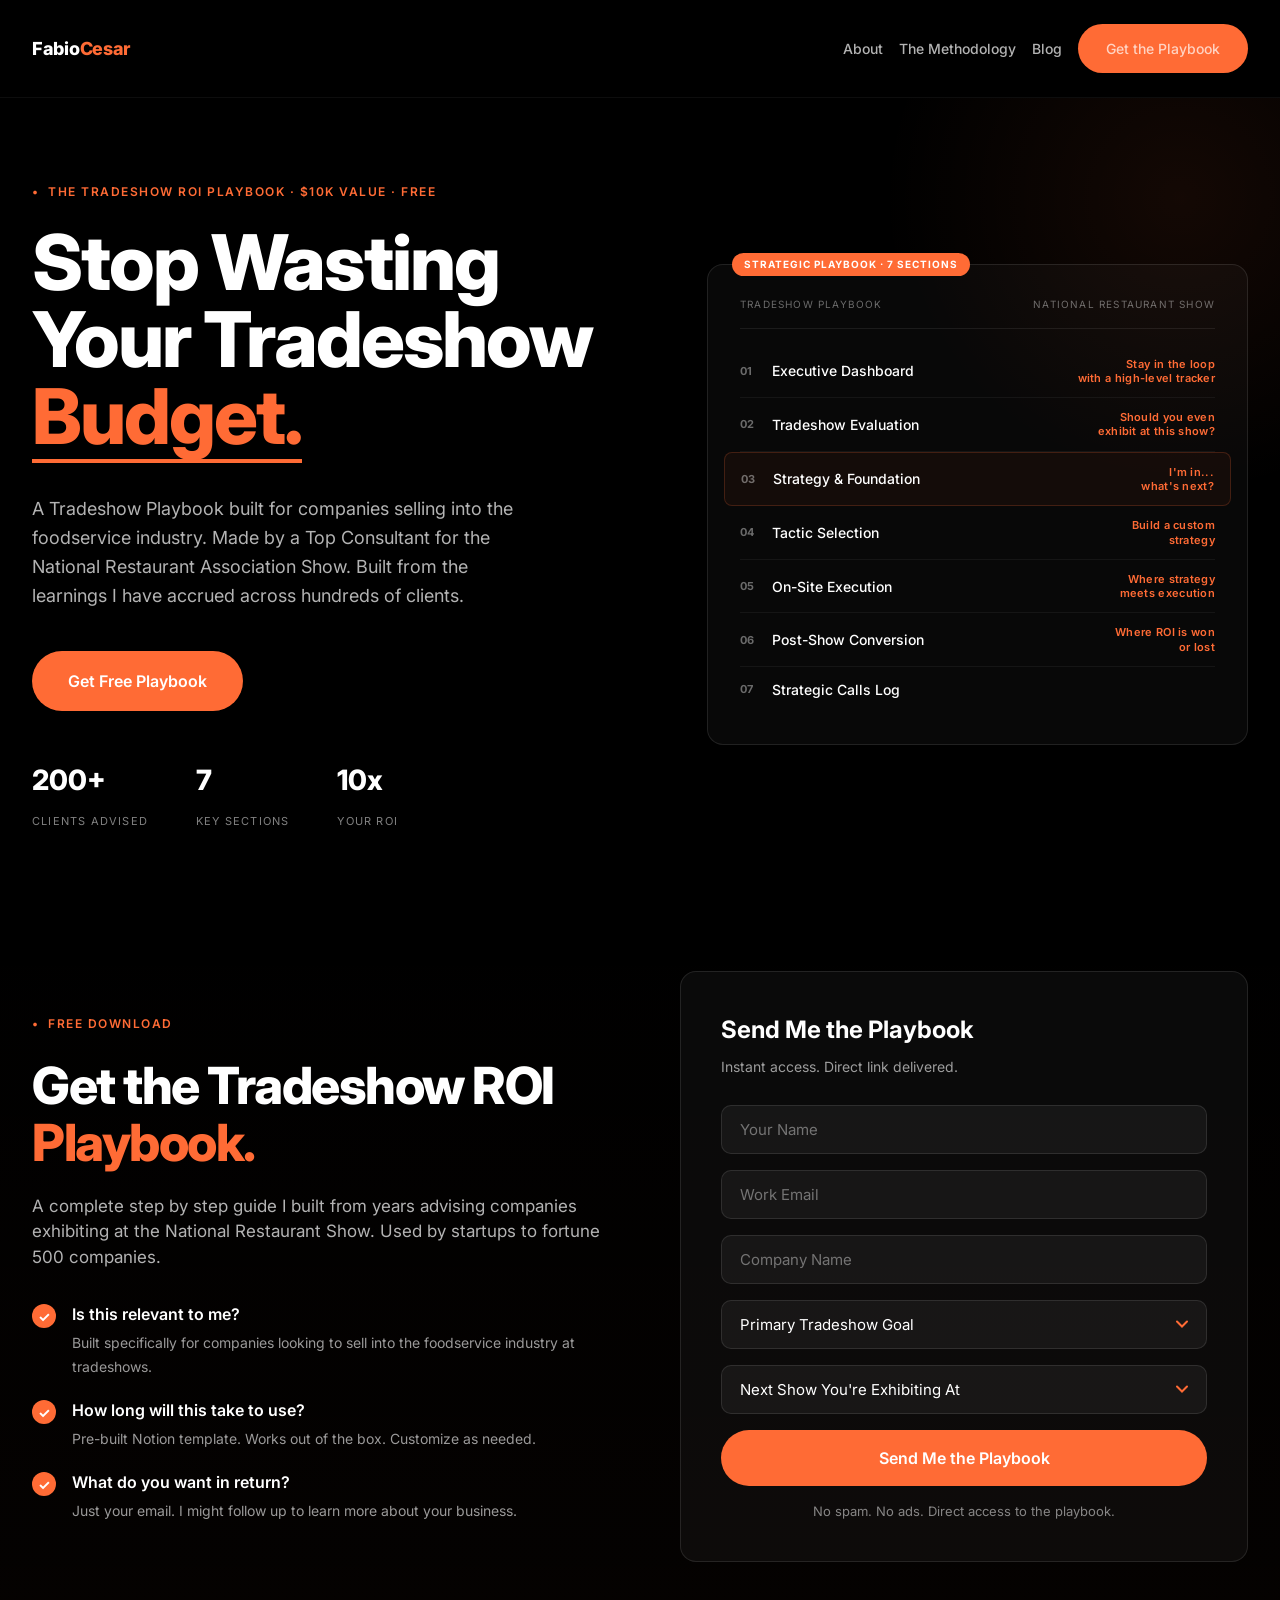
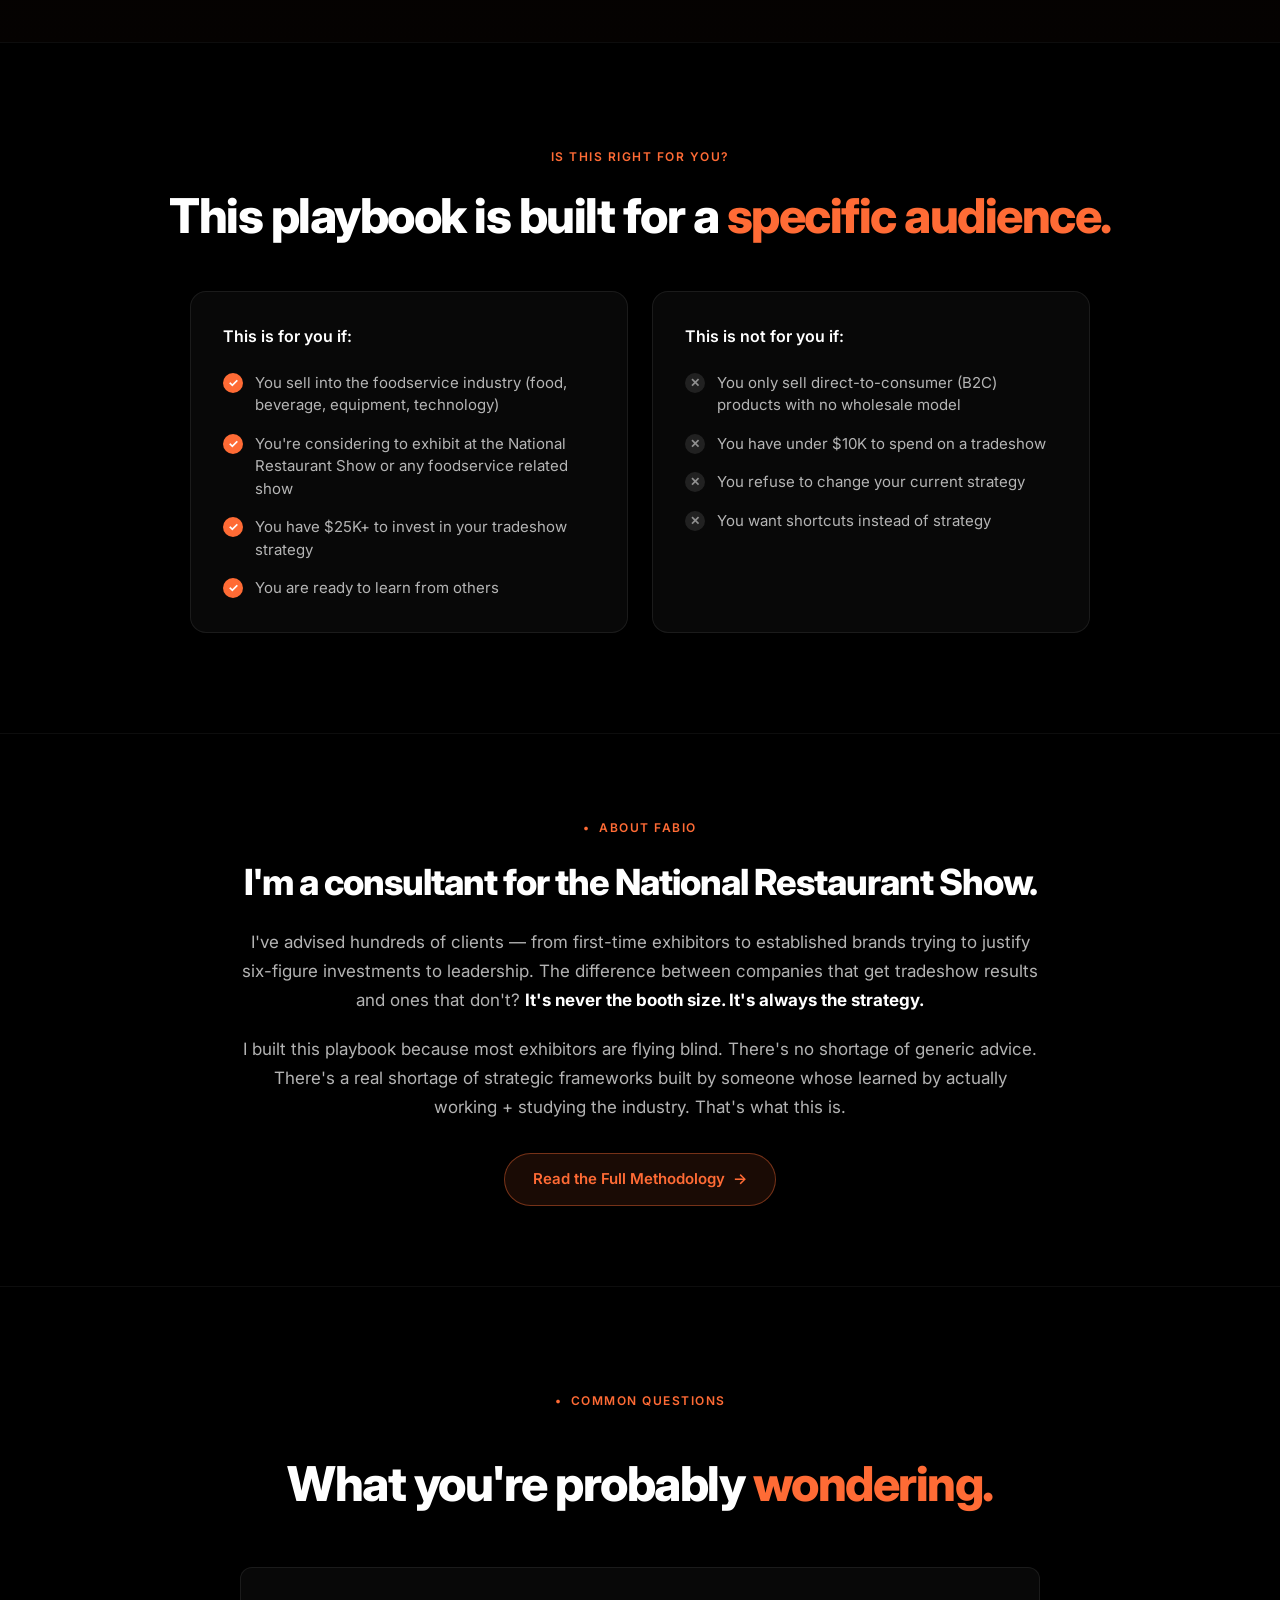
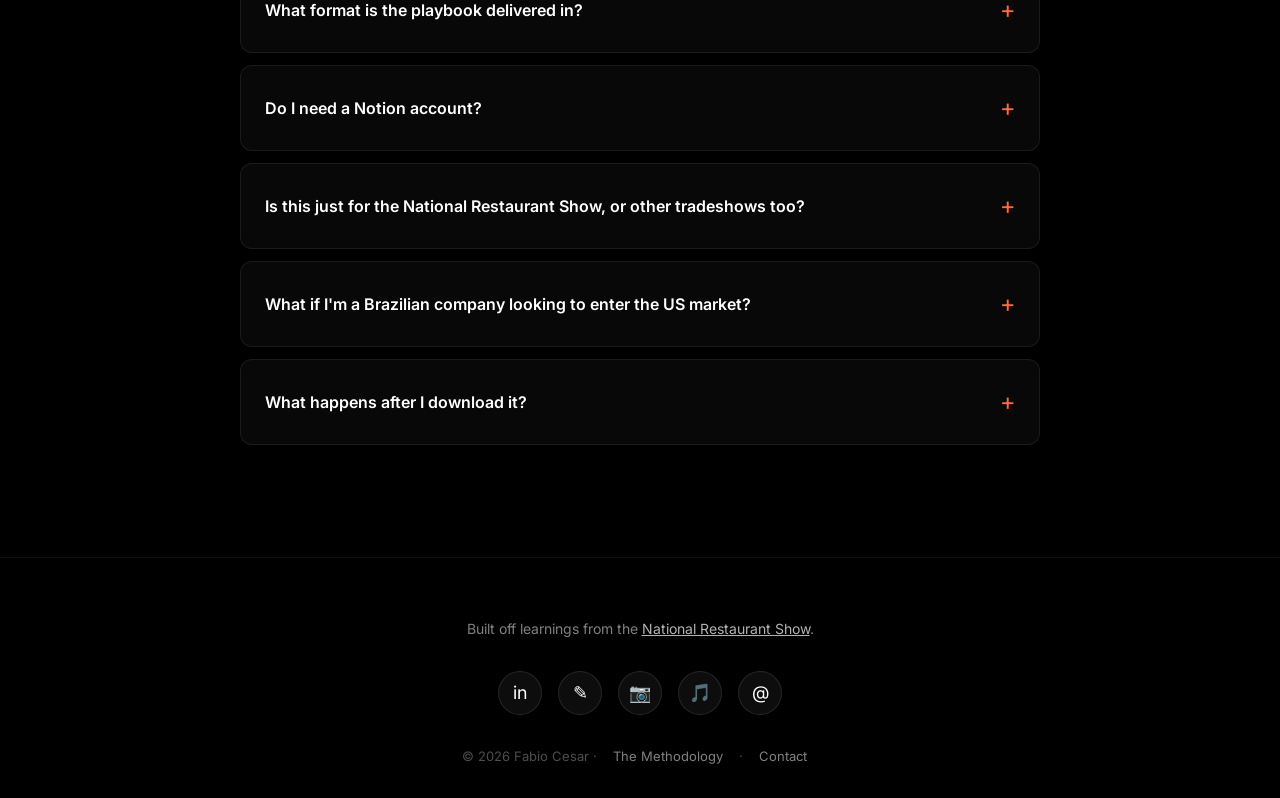
<file: index.html>
<!DOCTYPE html>
<html lang="en">
<head>
<meta charset="UTF-8">
<meta name="viewport" content="width=device-width, initial-scale=1.0">
<title>The Tradeshow ROI Playbook | Fabio Cesar</title>
<meta name="description" content="A Tradeshow Playbook built for companies selling into the foodservice industry. Made by a Top Consultant for the National Restaurant Association Show.">
<link rel="preconnect" href="https://fonts.googleapis.com">
<link rel="preconnect" href="https://fonts.gstatic.com" crossorigin>
<link href="https://fonts.googleapis.com/css2?family=Inter:wght@400;500;600;700;800;900&display=swap" rel="stylesheet">
<style>
* { margin: 0; padding: 0; box-sizing: border-box; }
html { scroll-behavior: smooth; }
body {
  font-family: 'Inter', -apple-system, BlinkMacSystemFont, sans-serif;
  background: #000;
  color: #fff;
  line-height: 1.5;
  -webkit-font-smoothing: antialiased;
}
.container {
  max-width: 1280px;
  margin: 0 auto;
  padding: 0 32px;
}
.highlight {
  color: #FF6B35;
  position: relative;
  display: inline-block;
}
.eyebrow {
  display: inline-block;
  color: #FF6B35;
  font-size: 12px;
  font-weight: 600;
  letter-spacing: 1.5px;
  text-transform: uppercase;
  margin-bottom: 24px;
}
.eyebrow::before {
  content: "• ";
  margin-right: 4px;
}
.btn {
  display: inline-block;
  padding: 14px 28px;
  border-radius: 999px;
  font-weight: 600;
  font-size: 15px;
  text-decoration: none;
  transition: all 0.2s ease;
  cursor: pointer;
  border: none;
  font-family: inherit;
}
.btn-primary {
  background: #FF6B35;
  color: #fff;
}
.btn-primary:hover { background: #ff8255; }
.btn-secondary {
  background: rgba(255, 107, 53, 0.1);
  color: #FF6B35;
  border: 1px solid rgba(255, 107, 53, 0.4);
}
.btn-secondary:hover {
  background: rgba(255, 107, 53, 0.2);
  border-color: #FF6B35;
}
.btn-ghost {
  background: transparent;
  color: #fff;
  border: 1px solid rgba(255, 255, 255, 0.2);
}
.btn-ghost:hover { border-color: rgba(255, 255, 255, 0.5); }
.btn-lg { padding: 18px 36px; font-size: 16px; }
.btn-full { width: 100%; text-align: center; }
.btn-arrow::after {
  content: " →";
  margin-left: 4px;
}

.nav {
  padding: 24px 0;
  border-bottom: 1px solid rgba(255, 255, 255, 0.05);
}
.nav-inner {
  display: flex;
  justify-content: space-between;
  align-items: center;
}
.logo {
  font-weight: 800;
  font-size: 18px;
  color: #fff;
  text-decoration: none;
  letter-spacing: -0.3px;
}
.logo span { color: #FF6B35; }
.nav-links {
  display: flex;
  gap: 16px;
  align-items: center;
}
.nav-links a {
  color: rgba(255, 255, 255, 0.7);
  text-decoration: none;
  font-size: 14px;
  font-weight: 500;
  transition: color 0.2s;
}
.nav-links a:hover { color: #fff; }

.hero {
  padding: 80px 0 60px;
  position: relative;
  overflow: hidden;
}
.hero::before {
  content: "";
  position: absolute;
  top: -200px;
  right: -200px;
  width: 600px;
  height: 600px;
  background: radial-gradient(circle, rgba(255, 107, 53, 0.08) 0%, transparent 70%);
  pointer-events: none;
}
.hero-grid {
  display: grid;
  grid-template-columns: 1.1fr 1fr;
  gap: 80px;
  align-items: center;
  position: relative;
}
.hero h1 {
  font-size: clamp(48px, 6vw, 80px);
  font-weight: 800;
  line-height: 1;
  letter-spacing: -2px;
  margin-bottom: 32px;
}
.hero h1 .highlight {
  border-bottom: 4px solid #FF6B35;
  padding-bottom: 4px;
}
.hero-sub {
  font-size: 18px;
  color: rgba(255, 255, 255, 0.7);
  margin-bottom: 40px;
  max-width: 500px;
  line-height: 1.6;
}
.hero-stats {
  display: flex;
  gap: 48px;
  margin-top: 48px;
  flex-wrap: wrap;
}
.hero-stat .stat-num {
  display: block;
  font-size: 28px;
  font-weight: 800;
  color: #fff;
  margin-bottom: 6px;
}
.hero-stat .stat-label {
  font-size: 11px;
  color: rgba(255, 255, 255, 0.5);
  letter-spacing: 1.2px;
  text-transform: uppercase;
}

.tracker-preview {
  background: rgba(255, 255, 255, 0.03);
  border: 1px solid rgba(255, 255, 255, 0.1);
  border-radius: 16px;
  padding: 32px;
  position: relative;
}
.tracker-preview::before {
  content: "STRATEGIC PLAYBOOK · 7 SECTIONS";
  position: absolute;
  top: -12px;
  left: 24px;
  background: #FF6B35;
  color: #fff;
  padding: 4px 12px;
  border-radius: 999px;
  font-size: 10px;
  font-weight: 700;
  letter-spacing: 1px;
}
.tracker-preview-header {
  display: flex;
  justify-content: space-between;
  align-items: center;
  padding-bottom: 16px;
  border-bottom: 1px solid rgba(255, 255, 255, 0.08);
  margin-bottom: 16px;
  font-size: 10px;
  color: rgba(255, 255, 255, 0.4);
  letter-spacing: 1.2px;
  text-transform: uppercase;
}
.tracker-page-row {
  display: flex;
  justify-content: space-between;
  align-items: center;
  gap: 16px;
  padding: 12px 0;
  border-bottom: 1px solid rgba(255, 255, 255, 0.05);
}
.tracker-page-row:last-child { border-bottom: none; }
.tracker-page-info {
  display: flex;
  align-items: center;
  gap: 12px;
  flex-shrink: 0;
}
.tracker-page-num {
  font-size: 11px;
  font-weight: 700;
  color: rgba(255, 255, 255, 0.4);
  width: 20px;
}
.tracker-page-name {
  font-size: 14px;
  font-weight: 500;
  color: #fff;
}
.tracker-page-status {
  font-size: 11px;
  font-weight: 600;
  color: #FF6B35;
  letter-spacing: 0.3px;
  text-align: right;
  line-height: 1.3;
}
.tracker-page-row.highlight-row {
  background: rgba(255, 107, 53, 0.05);
  margin: 0 -16px;
  padding: 12px 16px;
  border-radius: 8px;
  border: 1px solid rgba(255, 107, 53, 0.2);
}

.form-section {
  padding: 80px 0;
  background: linear-gradient(180deg, transparent 0%, rgba(255, 107, 53, 0.02) 100%);
}
.form-grid {
  display: grid;
  grid-template-columns: 1fr 1fr;
  gap: 80px;
  align-items: center;
}
.form-content h2 {
  font-size: clamp(36px, 4vw, 52px);
  font-weight: 800;
  line-height: 1.1;
  letter-spacing: -1.5px;
  margin-bottom: 24px;
}
.form-content p {
  font-size: 17px;
  color: rgba(255, 255, 255, 0.7);
  margin-bottom: 32px;
}
.objection-list {
  list-style: none;
  display: flex;
  flex-direction: column;
  gap: 20px;
}
.objection-item {
  display: flex;
  gap: 16px;
  align-items: flex-start;
}
.objection-check {
  flex-shrink: 0;
  width: 24px;
  height: 24px;
  background: #FF6B35;
  border-radius: 50%;
  display: flex;
  align-items: center;
  justify-content: center;
  color: #fff;
  font-weight: 700;
  font-size: 14px;
  margin-top: 2px;
}
.objection-text strong {
  display: block;
  color: #fff;
  font-weight: 600;
  font-size: 16px;
  margin-bottom: 4px;
}
.objection-text span {
  color: rgba(255, 255, 255, 0.6);
  font-size: 14px;
  line-height: 1.5;
}

.form-wrapper {
  background: rgba(255, 255, 255, 0.04);
  border: 1px solid rgba(255, 255, 255, 0.1);
  border-radius: 16px;
  padding: 40px;
}
.form-wrapper h3 {
  font-size: 24px;
  font-weight: 700;
  margin-bottom: 8px;
}
.form-wrapper .form-subtitle {
  color: rgba(255, 255, 255, 0.6);
  font-size: 14px;
  margin-bottom: 28px;
}
.form-group { margin-bottom: 16px; }
.form-group input,
.form-group select {
  width: 100%;
  padding: 14px 18px;
  background: rgba(255, 255, 255, 0.05);
  border: 1px solid rgba(255, 255, 255, 0.1);
  border-radius: 10px;
  color: #fff;
  font-family: inherit;
  font-size: 15px;
  transition: all 0.2s;
}
.form-group input::placeholder { color: rgba(255, 255, 255, 0.4); }
.form-group input:focus,
.form-group select:focus {
  outline: none;
  border-color: #FF6B35;
  background: rgba(255, 255, 255, 0.08);
}
.form-group select {
  cursor: pointer;
  appearance: none;
  background-image: url("data:image/svg+xml,%3Csvg xmlns='http://www.w3.org/2000/svg' width='12' height='8' viewBox='0 0 12 8' fill='none'%3E%3Cpath d='M1 1.5L6 6.5L11 1.5' stroke='%23FF6B35' stroke-width='2' stroke-linecap='round'/%3E%3C/svg%3E");
  background-repeat: no-repeat;
  background-position: right 18px center;
  padding-right: 44px;
}
.form-group select option { background: #1a1a1a; color: #fff; }
.form-note {
  text-align: center;
  font-size: 13px;
  color: rgba(255, 255, 255, 0.5);
  margin-top: 16px;
}
.hidden-honeypot { display: none; }

.qualifier {
  padding: 100px 0;
  border-top: 1px solid rgba(255, 255, 255, 0.05);
  text-align: center;
}
.qualifier-eyebrow {
  display: inline-block;
  color: #FF6B35;
  font-size: 12px;
  font-weight: 600;
  letter-spacing: 1.5px;
  text-transform: uppercase;
  margin-bottom: 24px;
}
.qualifier h2 {
  font-size: clamp(32px, 4vw, 48px);
  font-weight: 800;
  line-height: 1.1;
  letter-spacing: -1.5px;
  margin-bottom: 48px;
}
.qualifier-grid {
  display: grid;
  grid-template-columns: 1fr 1fr;
  gap: 24px;
  max-width: 900px;
  margin: 0 auto;
  text-align: left;
}
.qualifier-card {
  background: rgba(255, 255, 255, 0.03);
  border: 1px solid rgba(255, 255, 255, 0.08);
  border-radius: 16px;
  padding: 32px;
}
.qualifier-card h3 {
  font-size: 16px;
  font-weight: 600;
  color: #fff;
  margin-bottom: 24px;
}
.qualifier-list {
  list-style: none;
  display: flex;
  flex-direction: column;
  gap: 16px;
}
.qualifier-list li {
  display: flex;
  gap: 12px;
  align-items: flex-start;
  font-size: 15px;
  color: rgba(255, 255, 255, 0.7);
}
.qualifier-icon {
  flex-shrink: 0;
  width: 20px;
  height: 20px;
  border-radius: 50%;
  display: flex;
  align-items: center;
  justify-content: center;
  font-weight: 700;
  font-size: 12px;
  margin-top: 1px;
}
.icon-yes {
  background: #FF6B35;
  color: #fff;
}
.icon-no {
  background: rgba(255, 255, 255, 0.1);
  color: rgba(255, 255, 255, 0.5);
}

.about-mini {
  padding: 80px 0;
  border-top: 1px solid rgba(255, 255, 255, 0.05);
}
.about-mini-content {
  max-width: 800px;
  margin: 0 auto;
  text-align: center;
}
.about-mini h2 {
  font-size: clamp(28px, 3vw, 36px);
  font-weight: 800;
  line-height: 1.2;
  letter-spacing: -1px;
  margin-bottom: 24px;
}
.about-mini p {
  color: rgba(255, 255, 255, 0.7);
  font-size: 17px;
  line-height: 1.7;
  margin-bottom: 20px;
}
.about-mini-cta {
  margin-top: 32px;
}

.faq {
  padding: 100px 0;
  border-top: 1px solid rgba(255, 255, 255, 0.05);
}
.faq-content {
  max-width: 800px;
  margin: 0 auto;
}
.faq-eyebrow {
  text-align: center;
  margin-bottom: 24px;
}
.faq h2 {
  font-size: clamp(32px, 4vw, 48px);
  font-weight: 800;
  line-height: 1.1;
  letter-spacing: -1.5px;
  margin-bottom: 56px;
  text-align: center;
}
.faq-item {
  background: rgba(255, 255, 255, 0.03);
  border: 1px solid rgba(255, 255, 255, 0.08);
  border-radius: 12px;
  margin-bottom: 12px;
  overflow: hidden;
}
.faq-question {
  padding: 24px;
  cursor: pointer;
  display: flex;
  justify-content: space-between;
  align-items: center;
  font-weight: 600;
  font-size: 16px;
  color: #fff;
  user-select: none;
}
.faq-question::after {
  content: "+";
  color: #FF6B35;
  font-size: 24px;
  font-weight: 400;
  transition: transform 0.2s;
}
.faq-item.active .faq-question::after {
  content: "−";
}
.faq-answer {
  padding: 0 24px;
  max-height: 0;
  overflow: hidden;
  transition: max-height 0.3s ease, padding 0.3s ease;
  color: rgba(255, 255, 255, 0.7);
  font-size: 15px;
  line-height: 1.6;
}
.faq-item.active .faq-answer {
  padding: 0 24px 24px;
  max-height: 400px;
}

.footer {
  padding: 60px 0 32px;
  border-top: 1px solid rgba(255, 255, 255, 0.05);
  text-align: center;
}
.footer-tag {
  color: rgba(255, 255, 255, 0.5);
  font-size: 14px;
  margin-bottom: 32px;
}
.footer-tag a {
  color: rgba(255, 255, 255, 0.7);
  text-decoration: underline;
}
.social-icons {
  display: flex;
  gap: 16px;
  justify-content: center;
  margin-bottom: 32px;
}
.social-icons a {
  width: 44px;
  height: 44px;
  background: rgba(255, 255, 255, 0.05);
  border: 1px solid rgba(255, 255, 255, 0.1);
  border-radius: 50%;
  display: flex;
  align-items: center;
  justify-content: center;
  color: #fff;
  text-decoration: none;
  font-size: 18px;
  transition: all 0.2s;
}
.social-icons a:hover {
  background: rgba(255, 107, 53, 0.1);
  border-color: #FF6B35;
  color: #FF6B35;
}
.footer-bottom {
  font-size: 13px;
  color: rgba(255, 255, 255, 0.3);
}
.footer-bottom a {
  color: rgba(255, 255, 255, 0.5);
  text-decoration: none;
  margin: 0 12px;
}

@media (max-width: 768px) {
  .container { padding: 0 20px; }
  .hero { padding: 40px 0 40px; }
  .hero-grid {
    grid-template-columns: 1fr;
    gap: 48px;
  }
  .hero h1 { font-size: 44px; letter-spacing: -1.5px; }
  .hero-stats { gap: 24px; }
  .form-grid {
    grid-template-columns: 1fr;
    gap: 48px;
  }
  .form-wrapper { padding: 28px; }
  .qualifier-grid { grid-template-columns: 1fr; }
  .tracker-preview { padding: 24px; }
  .tracker-page-status { font-size: 10px; }
  .nav-links { gap: 12px; }
  .nav-links a:not(.btn) { display: none; }
}
</style>
</head>
<body>

<nav class="nav">
  <div class="container nav-inner">
    <a href="#" class="logo">Fabio<span>Cesar</span></a>
    <div class="nav-links">
      <a href="about.html">About</a>
      <a href="methodology.html">The Methodology</a>
      <a href="https://fabioimportsbrazil.substack.com" target="_blank" rel="noopener">Blog</a>
      <a href="#download" class="btn btn-primary">Get the Playbook</a>
    </div>
  </div>
</nav>

<section class="hero">
  <div class="container">
    <div class="hero-grid">
      <div class="hero-content">
        <span class="eyebrow">The Tradeshow ROI Playbook · $10k Value · Free</span>
        <h1>Stop Wasting Your Tradeshow <span class="highlight">Budget.</span></h1>
        <p class="hero-sub">A Tradeshow Playbook built for companies selling into the foodservice industry. Made by a Top Consultant for the National Restaurant Association Show. Built from the learnings I have accrued across hundreds of clients.</p>
        <a href="#download" class="btn btn-primary btn-lg">Get Free Playbook</a>
        <div class="hero-stats">
          <div class="hero-stat">
            <span class="stat-num">200+</span>
            <span class="stat-label">Clients Advised</span>
          </div>
          <div class="hero-stat">
            <span class="stat-num">7</span>
            <span class="stat-label">Key Sections</span>
          </div>
          <div class="hero-stat">
            <span class="stat-num">10x</span>
            <span class="stat-label">Your ROI</span>
          </div>
        </div>
      </div>
      <div class="tracker-preview">
        <div class="tracker-preview-header">
          <span>TRADESHOW PLAYBOOK</span>
          <span>NATIONAL RESTAURANT SHOW</span>
        </div>
        <div class="tracker-page-row">
          <div class="tracker-page-info">
            <span class="tracker-page-num">01</span>
            <span class="tracker-page-name">Executive Dashboard</span>
          </div>
          <span class="tracker-page-status">Stay in the loop<br>with a high-level tracker</span>
        </div>
        <div class="tracker-page-row">
          <div class="tracker-page-info">
            <span class="tracker-page-num">02</span>
            <span class="tracker-page-name">Tradeshow Evaluation</span>
          </div>
          <span class="tracker-page-status">Should you even<br>exhibit at this show?</span>
        </div>
        <div class="tracker-page-row highlight-row">
          <div class="tracker-page-info">
            <span class="tracker-page-num">03</span>
            <span class="tracker-page-name">Strategy &amp; Foundation</span>
          </div>
          <span class="tracker-page-status">I'm in...<br>what's next?</span>
        </div>
        <div class="tracker-page-row">
          <div class="tracker-page-info">
            <span class="tracker-page-num">04</span>
            <span class="tracker-page-name">Tactic Selection</span>
          </div>
          <span class="tracker-page-status">Build a custom<br>strategy</span>
        </div>
        <div class="tracker-page-row">
          <div class="tracker-page-info">
            <span class="tracker-page-num">05</span>
            <span class="tracker-page-name">On-Site Execution</span>
          </div>
          <span class="tracker-page-status">Where strategy<br>meets execution</span>
        </div>
        <div class="tracker-page-row">
          <div class="tracker-page-info">
            <span class="tracker-page-num">06</span>
            <span class="tracker-page-name">Post-Show Conversion</span>
          </div>
          <span class="tracker-page-status">Where ROI is won<br>or lost</span>
        </div>
        <div class="tracker-page-row">
          <div class="tracker-page-info">
            <span class="tracker-page-num">07</span>
            <span class="tracker-page-name">Strategic Calls Log</span>
          </div>
          <span class="tracker-page-status">&nbsp;</span>
        </div>
      </div>
    </div>
  </div>
</section>

<section class="form-section" id="download">
  <div class="container">
    <div class="form-grid">
      <div class="form-content">
        <span class="eyebrow">Free Download</span>
        <h2>Get the Tradeshow ROI <span class="highlight">Playbook.</span></h2>
        <p>A complete step by step guide I built from years advising companies exhibiting at the National Restaurant Show. Used by startups to fortune 500 companies.</p>
        <ul class="objection-list">
          <li class="objection-item">
            <span class="objection-check">✓</span>
            <div class="objection-text">
              <strong>Is this relevant to me?</strong>
              <span>Built specifically for companies looking to sell into the foodservice industry at tradeshows.</span>
            </div>
          </li>
          <li class="objection-item">
            <span class="objection-check">✓</span>
            <div class="objection-text">
              <strong>How long will this take to use?</strong>
              <span>Pre-built Notion template. Works out of the box. Customize as needed.</span>
            </div>
          </li>
          <li class="objection-item">
            <span class="objection-check">✓</span>
            <div class="objection-text">
              <strong>What do you want in return?</strong>
              <span>Just your email. I might follow up to learn more about your business.</span>
            </div>
          </li>
        </ul>
      </div>
      <div class="form-wrapper">
        <form
          id="trackerForm"
          name="tracker-download"
          method="POST"
          data-netlify="true"
          data-netlify-honeypot="bot-field"
          action="/thank-you.html"
        >
          <h3>Send Me the Playbook</h3>
          <p class="form-subtitle">Instant access. Direct link delivered.</p>
          <input type="hidden" name="form-name" value="tracker-download">
          <p class="hidden-honeypot">
            <label>Don't fill this out: <input name="bot-field"></label>
          </p>
          <div class="form-group">
            <input type="text" name="name" placeholder="Your Name" required>
          </div>
          <div class="form-group">
            <input type="email" name="email" placeholder="Work Email" required>
          </div>
          <div class="form-group">
            <input type="text" name="company" placeholder="Company Name" required>
          </div>
          <div class="form-group">
            <select name="goal" required>
              <option value="" disabled selected>Primary Tradeshow Goal</option>
              <option value="branding">Branding &amp; Brand Awareness</option>
              <option value="thought-leadership">Thought Leadership</option>
              <option value="product-activation">Product Activation</option>
              <option value="networking">Networking &amp; Relationships</option>
              <option value="traffic-driving">Driving Traffic &amp; Lead Generation</option>
              <option value="not-sure">Not Sure — Want to Learn More</option>
            </select>
          </div>
          <div class="form-group">
            <select name="show" required>
              <option value="" disabled selected>Next Show You're Exhibiting At</option>
              <option value="nrs-2026">National Restaurant Show 2026</option>
              <option value="nrs-2027">National Restaurant Show 2027</option>
              <option value="other">Other Foodservice Show</option>
              <option value="exploring">Still Deciding</option>
            </select>
          </div>
          <button type="submit" class="btn btn-primary btn-lg btn-full">Send Me the Playbook</button>
          <p class="form-note">No spam. No ads. Direct access to the playbook.</p>
        </form>
      </div>
    </div>
  </div>
</section>

<section class="qualifier">
  <div class="container">
    <span class="qualifier-eyebrow">Is This Right For You?</span>
    <h2>This playbook is built for a <span class="highlight">specific audience.</span></h2>
    <div class="qualifier-grid">
      <div class="qualifier-card">
        <h3>This is for you if:</h3>
        <ul class="qualifier-list">
          <li><span class="qualifier-icon icon-yes">✓</span><span>You sell into the foodservice industry (food, beverage, equipment, technology)</span></li>
          <li><span class="qualifier-icon icon-yes">✓</span><span>You're considering to exhibit at the National Restaurant Show or any foodservice related show</span></li>
          <li><span class="qualifier-icon icon-yes">✓</span><span>You have $25K+ to invest in your tradeshow strategy</span></li>
          <li><span class="qualifier-icon icon-yes">✓</span><span>You are ready to learn from others</span></li>
        </ul>
      </div>
      <div class="qualifier-card">
        <h3>This is not for you if:</h3>
        <ul class="qualifier-list">
          <li><span class="qualifier-icon icon-no">✕</span><span>You only sell direct-to-consumer (B2C) products with no wholesale model</span></li>
          <li><span class="qualifier-icon icon-no">✕</span><span>You have under $10K to spend on a tradeshow</span></li>
          <li><span class="qualifier-icon icon-no">✕</span><span>You refuse to change your current strategy</span></li>
          <li><span class="qualifier-icon icon-no">✕</span><span>You want shortcuts instead of strategy</span></li>
        </ul>
      </div>
    </div>
  </div>
</section>

<section class="about-mini">
  <div class="container">
    <div class="about-mini-content">
      <span class="eyebrow">About Fabio</span>
      <h2>I'm a consultant for the National Restaurant Show.</h2>
      <p>I've advised hundreds of clients — from first-time exhibitors to established brands trying to justify six-figure investments to leadership. The difference between companies that get tradeshow results and ones that don't? <strong style="color: #fff;">It's never the booth size. It's always the strategy.</strong></p>
      <p>I built this playbook because most exhibitors are flying blind. There's no shortage of generic advice. There's a real shortage of strategic frameworks built by someone whose learned by actually working + studying the industry. That's what this is.</p>
      <div class="about-mini-cta">
        <a href="methodology.html" class="btn btn-secondary btn-arrow">Read the Full Methodology</a>
      </div>
    </div>
  </div>
</section>

<section class="faq">
  <div class="container">
    <div class="faq-content">
      <div class="faq-eyebrow">
        <span class="eyebrow">Common Questions</span>
      </div>
      <h2>What you're probably <span class="highlight">wondering.</span></h2>

      <div class="faq-item">
        <div class="faq-question">What format is the playbook delivered in?</div>
        <div class="faq-answer">It's a Notion-based playbook — 7 connected pages that work as both a guide (read top to bottom) and an operational tracker (fill in your specific data). After you submit the form, you'll get instant access via direct link. You can also duplicate it into your own Notion workspace and customize freely.</div>
      </div>

      <div class="faq-item">
        <div class="faq-question">Do I need a Notion account?</div>
        <div class="faq-answer">You can view the playbook in any browser without an account. If you want to duplicate it into your own workspace and edit it, you'll need a free Notion account — which takes about 60 seconds to create.</div>
      </div>

      <div class="faq-item">
        <div class="faq-question">Is this just for the National Restaurant Show, or other tradeshows too?</div>
        <div class="faq-answer">The frameworks (4-question filter, 20/45/35 budget rule, 48-hour follow-up, context over contacts) apply to any B2B tradeshow. The specific tactics and pricing examples are calibrated to the National Restaurant Show. If you exhibit at other foodservice shows, the playbook still works — you'll just need to adjust the specific tactic costs and infrastructure assumptions.</div>
      </div>

      <div class="faq-item">
        <div class="faq-question">What if I'm a Brazilian company looking to enter the US market?</div>
        <div class="faq-answer">I work with Brazilian foodservice, beverage, equipment, and technology companies looking to break into the US market through the National Restaurant Show. I'm originally from Brazil, fluent in Portuguese, and understand both sides of the market entry challenge. Get the playbook first, then reach out and we'll talk specifically about your situation.</div>
      </div>

      <div class="faq-item">
        <div class="faq-question">What happens after I download it?</div>
        <div class="faq-answer">You'll get instant access to the playbook. You'll also get occasional emails from me with foodservice industry insights and tradeshow strategy content (the same stuff I post on Substack). I might also follow up personally if your company profile is a fit for deeper conversation. No spam. No high-pressure sales.</div>
      </div>

    </div>
  </div>
</section>

<footer class="footer">
  <div class="container">
    <p class="footer-tag">Built off learnings from the <a href="https://www.nationalrestaurantshow.com/" target="_blank" rel="noopener">National Restaurant Show</a>.</p>
    <div class="social-icons">
      <a href="https://www.linkedin.com/in/fabiocesarjr/" target="_blank" rel="noopener" title="LinkedIn">in</a>
      <a href="https://fabioimportsbrazil.substack.com" target="_blank" rel="noopener" title="Substack">✎</a>
      <a href="https://www.instagram.com/fabioimportsbrazil/" target="_blank" rel="noopener" title="Instagram">📷</a>
      <a href="https://www.tiktok.com/@fabioimportsbrazil" target="_blank" rel="noopener" title="TikTok">🎵</a>
      <a href="mailto:fabscesar@gmail.com" title="Email">@</a>
    </div>
    <div class="footer-bottom">
      &copy; 2026 Fabio Cesar · <a href="methodology.html">The Methodology</a> · <a href="mailto:fabscesar@gmail.com">Contact</a>
    </div>
  </div>
</footer>

<script>
document.querySelectorAll('.faq-question').forEach(q => {
  q.addEventListener('click', () => {
    const item = q.parentElement;
    item.classList.toggle('active');
  });
});
</script>

</body>
</html>
</file>
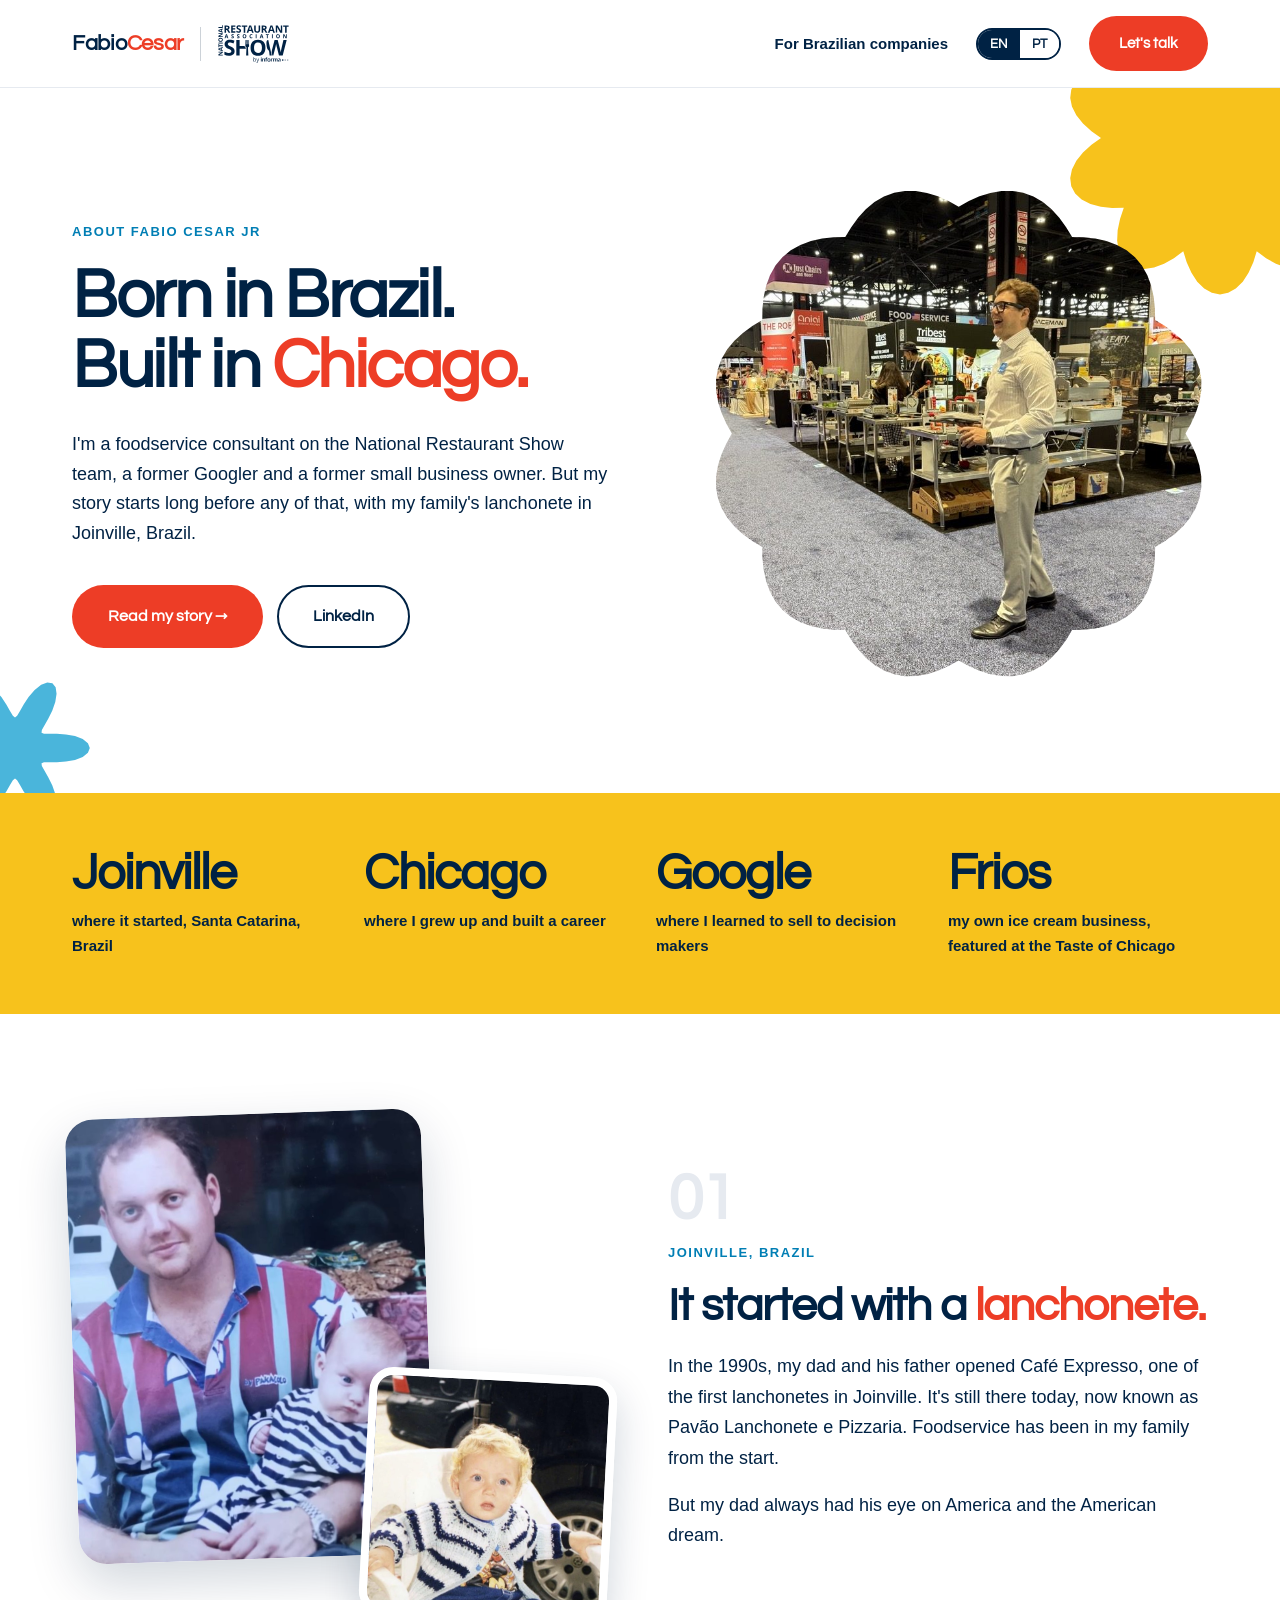
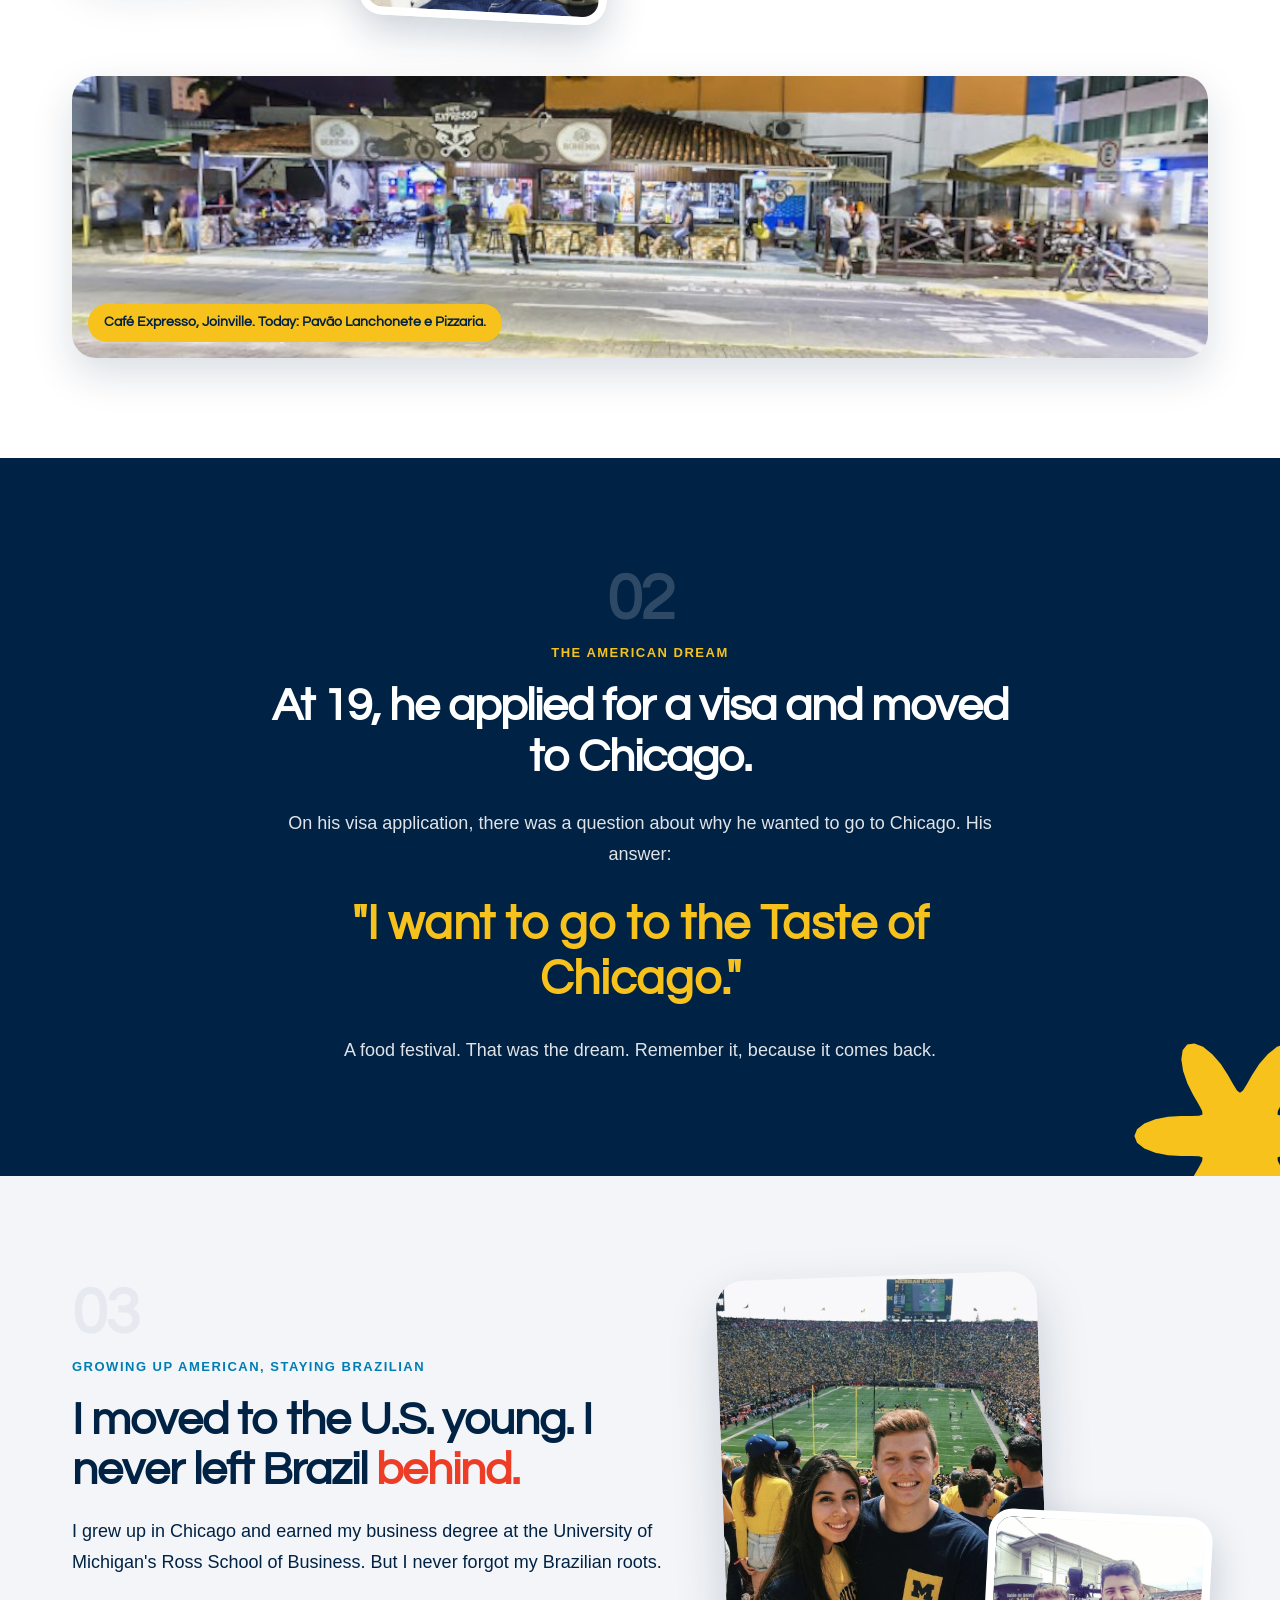
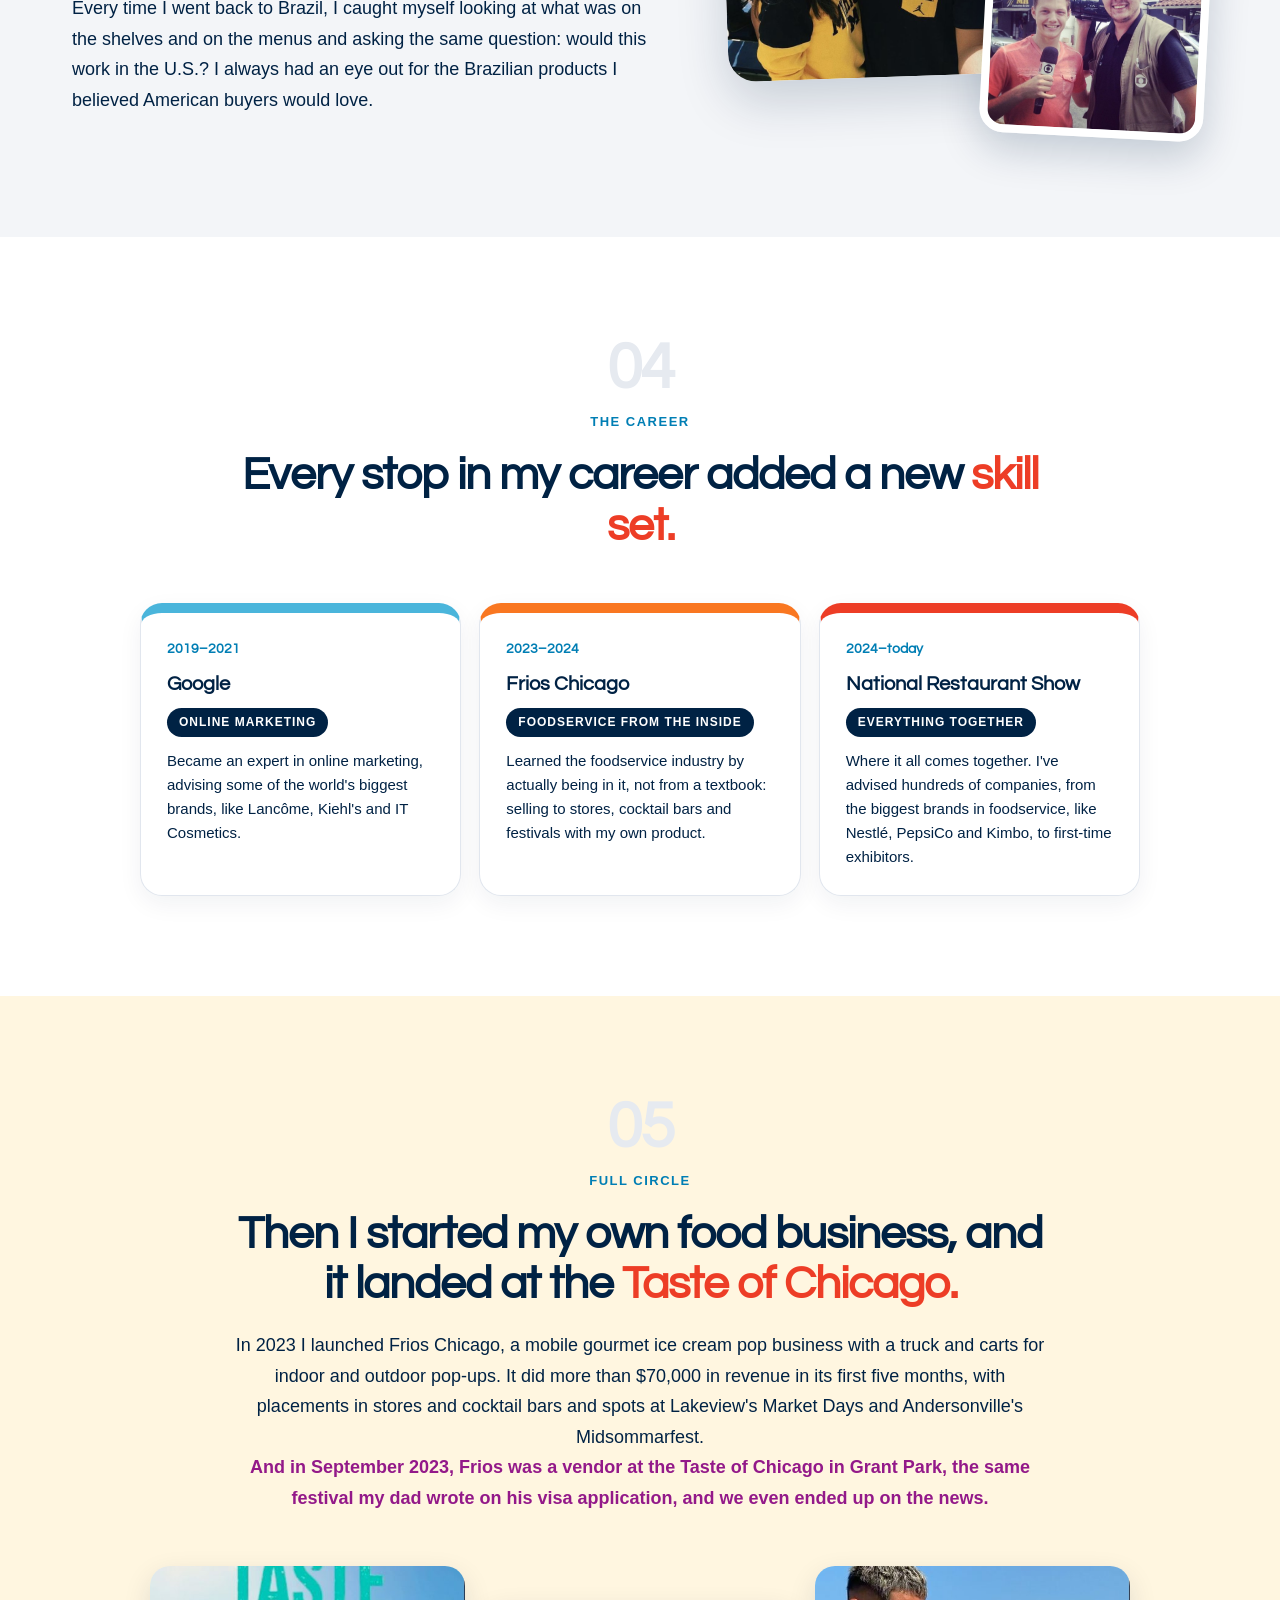
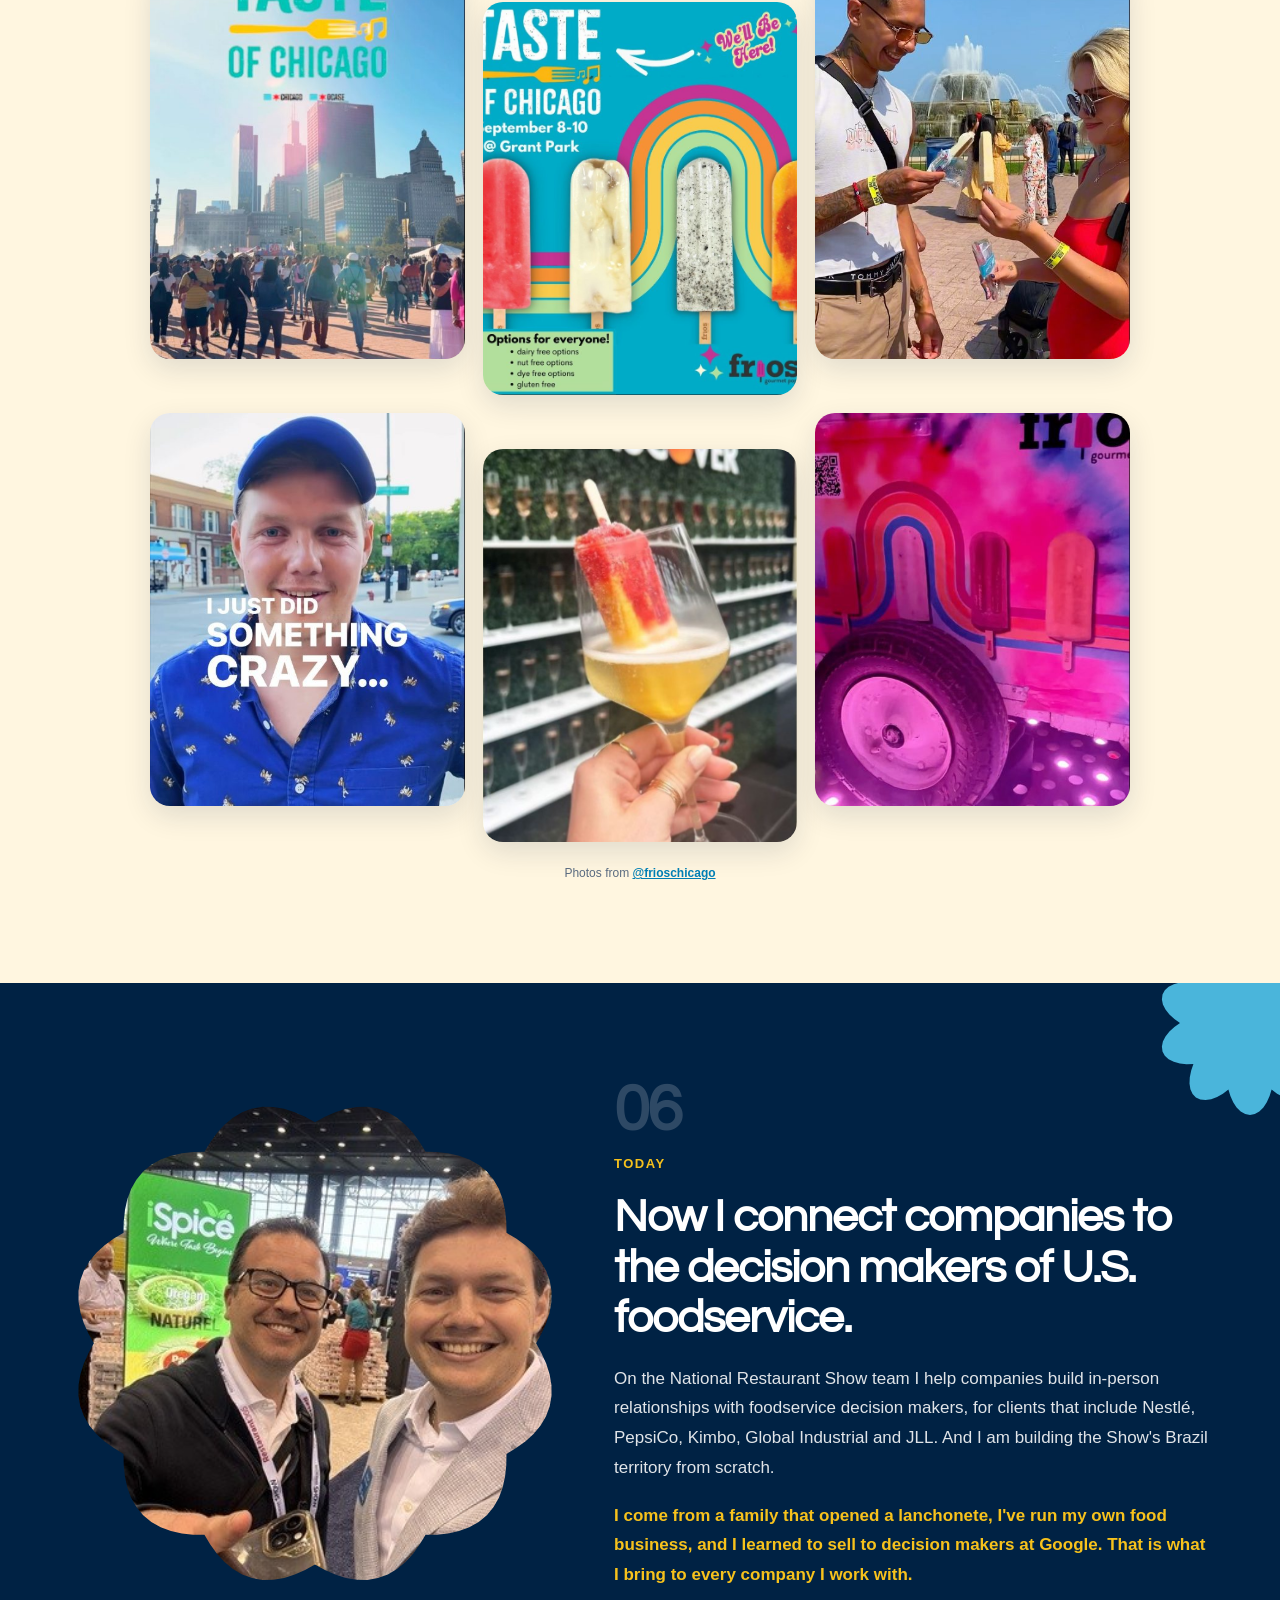
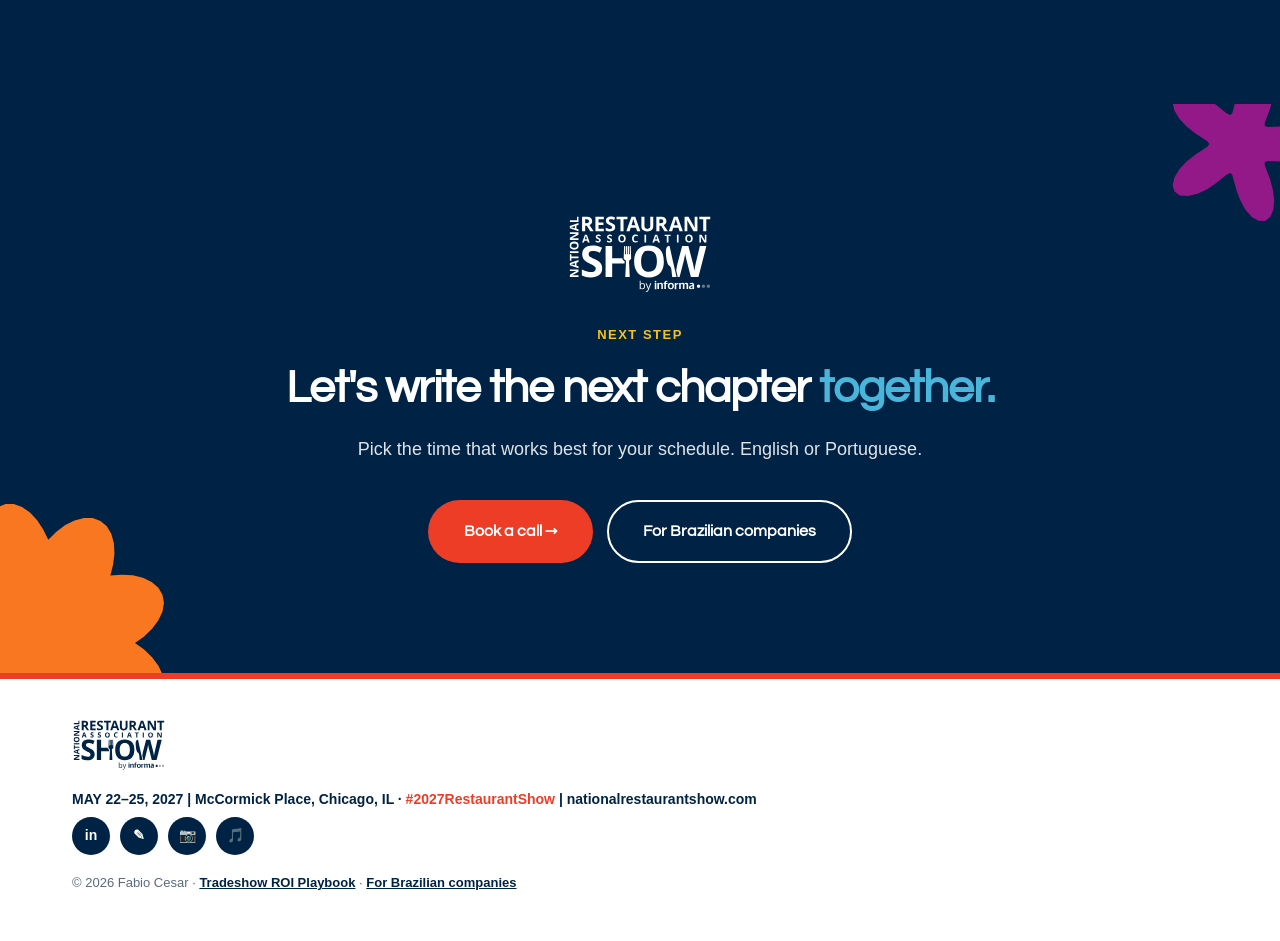
<file: about.html>
<!DOCTYPE html>
<html lang="en" data-lang="en">
<head>
<meta charset="UTF-8">
<meta name="viewport" content="width=device-width, initial-scale=1.0">
<title>About Fabio Cesar Jr | Born in Brazil. Built in Chicago.</title>
<meta name="description" content="Fabio Cesar Jr: born in Brazil, built in Chicago. From his family's lanchonete in Joinville to Google, his own ice cream business at the Taste of Chicago, and the National Restaurant Show team.">
<meta property="og:type" content="profile">
<meta property="og:title" content="Born in Brazil. Built in Chicago. | Fabio Cesar Jr">
<meta property="og:description" content="From a lanchonete in Joinville to the Taste of Chicago and the National Restaurant Show.">
<meta property="og:image" content="https://fabioimportsbrazil.netlify.app/img/brasil/fabio-floor.jpg">
<meta property="og:url" content="https://fabioimportsbrazil.netlify.app/about">
<link rel="preconnect" href="https://fonts.googleapis.com">
<link href="https://fonts.googleapis.com/css2?family=Questrial&display=swap" rel="stylesheet">
<style>
* { margin:0; padding:0; box-sizing:border-box; }
html { scroll-behavior:smooth; }
:root { --navy:#002244; --red:#ED3D26; --purple:#931989; --ocean:#007EB4; --sky:#4AB5DB; --orange:#F97721; --yellow:#F7C21C; --lime:#BAD64D; --grey:#F3F5F8;
  --head:'Century Gothic','CenturyGothic','AppleGothic','Questrial',sans-serif; --body:Arial,'Helvetica Neue',Helvetica,sans-serif; }
body { font-family:var(--body); background:#fff; color:var(--navy); line-height:1.55; -webkit-font-smoothing:antialiased; overflow-x:hidden; }
h1,h2,h3,.logo,.strip-num,.aud-num,.step-num,.show-card-title,.btn { font-family:var(--head); }
.container { max-width:1200px; margin:0 auto; padding:0 32px; position:relative; }
.highlight { color:var(--red); }
.eyebrow,.qualifier-eyebrow { display:inline-block; color:var(--ocean); font-size:13px; font-weight:700; letter-spacing:1.5px; text-transform:uppercase; margin-bottom:18px; }
.btn { display:inline-block; padding:14px 28px; border-radius:999px; font-weight:700; font-size:15px; text-decoration:none; transition:all .2s ease; border:2px solid transparent; cursor:pointer; }
.btn-primary { background:var(--red); color:#fff; }
.btn-primary:hover { background:#c92f1b; }
.btn-ghost { background:transparent; color:var(--navy); border-color:var(--navy); }
.btn-ghost:hover { background:var(--navy); color:#fff; }
.btn-lg { padding:17px 34px; font-size:16px; }
.btn-arrow::after { content:" →"; }
.shape { position:absolute; pointer-events:none; z-index:0; }

/* nav */
.nav { position:sticky; top:0; z-index:50; background:rgba(255,255,255,.96); backdrop-filter:blur(8px); border-bottom:1px solid #E6EAF0; }
.nav-inner { display:flex; align-items:center; justify-content:space-between; padding-top:16px; padding-bottom:16px; }
.logo { font-size:22px; font-weight:700; color:var(--navy); text-decoration:none; letter-spacing:-.3px; }
.logo span { color:var(--red); }
.nav-links { display:flex; align-items:center; gap:28px; }
.nav-links a { color:var(--navy); text-decoration:none; font-size:15px; font-weight:700; }
.nav-links a.btn { color:#fff; }

/* hero */
.hero { position:relative; overflow:hidden; padding:96px 0 110px; }
.sh-hero-a { width:340px; right:-110px; top:-120px; }
.sh-hero-b { width:170px; left:-70px; bottom:-40px; }
.sh-hero-c { width:120px; right:44%; bottom:-60px; }
.hero-grid { display:grid; grid-template-columns:1.15fr 1fr; gap:64px; align-items:center; position:relative; z-index:1; }
.hero h1 { font-size:clamp(42px,5.4vw,68px); font-weight:700; line-height:1.04; letter-spacing:-1.5px; margin-bottom:28px; color:var(--navy); }
.hero-sub { font-size:18px; line-height:1.65; margin-bottom:36px; max-width:540px; }
.hero-ctas { display:flex; gap:14px; flex-wrap:wrap; }
.tagline { margin-top:30px; font-family:var(--head); font-weight:700; font-size:15px; color:var(--purple); letter-spacing:.3px; }
.show-card { background:var(--navy); color:#fff; border-radius:28px; padding:36px; position:relative; z-index:1; box-shadow:0 24px 60px rgba(0,34,68,.18); }
.show-card-label { color:var(--yellow); font-size:12px; font-weight:700; letter-spacing:1.5px; text-transform:uppercase; margin-bottom:8px; }
.show-card-title { font-size:26px; font-weight:700; margin-bottom:12px; }
.do-item { display:flex; gap:16px; padding:16px 0; border-bottom:1px solid rgba(255,255,255,.14); }
.do-item:last-of-type { border-bottom:none; }
.do-num { font-family:var(--head); color:var(--lime); font-weight:700; font-size:15px; padding-top:2px; }
.do-item strong { display:block; font-size:16px; margin-bottom:4px; }
.do-item p { font-size:14px; color:rgba(255,255,255,.82); line-height:1.55; }
.show-foot { margin-top:18px; padding-top:16px; border-top:1px solid rgba(255,255,255,.18); font-size:13px; font-weight:700; color:var(--sky); }

/* stat strip */
.stat-strip { background:var(--yellow); padding:56px 0; }
.strip-grid { display:grid; grid-template-columns:repeat(4,1fr); gap:32px; }
.strip-num { display:block; font-size:clamp(34px,4vw,50px); font-weight:700; color:var(--navy); line-height:1; margin-bottom:10px; letter-spacing:-1px; }
.strip-label { font-size:15px; color:var(--navy); line-height:1.45; font-weight:700; }

/* generic blocks */
.block { padding:100px 0; position:relative; overflow:hidden; }
.block.alt { background:var(--grey); }
.narrow { max-width:820px; }
.center, .center-head { text-align:center; }
.center-head { max-width:820px; margin:0 auto 52px; }
.block h2, .final-cta h2, .qualifier h2, .faq h2, .about-mini h2 { font-size:clamp(30px,3.6vw,46px); font-weight:700; line-height:1.1; letter-spacing:-1px; margin-bottom:20px; color:var(--navy); }
.lead { font-size:18px; line-height:1.7; color:var(--navy); }
.fine { margin-top:22px; font-size:12px; color:#5A6B80; text-align:center; }

/* audience */
.aud-grid { display:grid; grid-template-columns:repeat(2,1fr); gap:20px; position:relative; z-index:1; }
.aud { background:#fff; border-radius:22px; padding:28px 28px 26px; border:1px solid #E1E6EE; border-top:10px solid var(--c); box-shadow:0 8px 24px rgba(0,34,68,.06); }
.aud-wide { grid-column:1/-1; }
.aud-num { display:block; font-size:38px; font-weight:700; color:var(--navy); line-height:1; margin-bottom:10px; letter-spacing:-1px; }
.aud h3 { font-size:21px; font-weight:700; color:var(--tc); margin-bottom:4px; }
.aud-sub { font-size:14px; color:#5A6B80; margin-bottom:14px; }
.aud-names { font-size:14px; color:var(--navy); line-height:1.75; }

/* opportunities */
.sh-opp { width:220px; left:-90px; top:120px; opacity:1; }
.opp-grid { display:grid; grid-template-columns:repeat(3,1fr); gap:20px; position:relative; z-index:1; }
.opp { background:#fff; border:1px solid #E1E6EE; border-radius:22px; padding:28px; display:flex; flex-direction:column; box-shadow:0 8px 24px rgba(0,34,68,.06); }
.opp-tag { align-self:flex-start; font-size:11px; font-weight:700; letter-spacing:1.2px; text-transform:uppercase; color:#fff; background:var(--tc,var(--purple)); border-radius:999px; padding:5px 12px; margin-bottom:16px; }
.opp h3 { font-size:21px; font-weight:700; margin-bottom:10px; }
.opp p { font-size:15px; line-height:1.6; margin-bottom:16px; }
.opp ul { list-style:none; margin-top:auto; display:flex; flex-direction:column; gap:8px; }
.opp li { font-size:14px; padding-left:20px; position:relative; font-weight:700; }
.opp li::before { content:"→"; position:absolute; left:0; color:var(--red); }
.opp-cta { background:var(--lime); border-color:var(--lime); justify-content:center; }
.opp-cta .btn { align-self:flex-start; background:var(--navy); }
.opp-cta .btn:hover { background:#00152b; }

/* steps */
.steps { display:grid; grid-template-columns:repeat(4,1fr); gap:18px; }
.step { background:#fff; border-radius:22px; padding:28px; border:1px solid #E1E6EE; }
.step-num { display:inline-flex; width:44px; height:44px; border-radius:50%; align-items:center; justify-content:center; background:var(--c); color:var(--navy); font-weight:700; font-size:15px; margin-bottom:16px; }
.step h3 { font-size:19px; font-weight:700; margin-bottom:8px; }
.step p { font-size:15px; line-height:1.6; }

/* about */
.about-mini { background:var(--navy); color:#fff; padding:96px 0; position:relative; overflow:hidden; }
.about-mini-content { max-width:820px; margin:0 auto; text-align:center; position:relative; z-index:1; }
.about-mini .eyebrow { color:var(--yellow); }
.about-mini h2 { color:#fff; }
.about-mini p { font-size:17px; line-height:1.75; color:rgba(255,255,255,.88); margin-bottom:18px; }
.about-mini p strong { color:var(--yellow) !important; }
.sh-about { width:200px; right:-70px; top:-60px; }

/* qualifier */
.qualifier { padding:100px 0; text-align:center; }
.qualifier-grid { display:grid; grid-template-columns:1fr 1fr; gap:22px; max-width:940px; margin:36px auto 0; text-align:left; }
.qualifier-card { border-radius:22px; padding:32px; background:var(--grey); }
.qualifier-card:first-child { background:#EEF6DA; }
.qualifier-card h3 { font-size:18px; font-weight:700; margin-bottom:20px; }
.qualifier-list { list-style:none; display:flex; flex-direction:column; gap:14px; }
.qualifier-list li { display:flex; gap:12px; font-size:15px; line-height:1.5; }
.qualifier-icon { flex-shrink:0; width:22px; height:22px; border-radius:50%; display:flex; align-items:center; justify-content:center; font-weight:700; font-size:12px; margin-top:1px; }
.icon-yes { background:var(--navy); color:var(--lime); }
.icon-no { background:#CCD2D8; color:var(--navy); }

/* faq */
.faq { padding:100px 0; background:var(--grey); }
.faq-content { max-width:820px; margin:0 auto; }
.faq-eyebrow, .faq h2 { text-align:center; }
.faq h2 { margin-bottom:40px; }
.faq-item { background:#fff; border-radius:16px; margin-bottom:12px; border:1px solid #E1E6EE; overflow:hidden; }
.faq-question { padding:22px 26px; font-family:var(--head); font-weight:700; font-size:17px; cursor:pointer; display:flex; justify-content:space-between; gap:16px; }
.faq-question::after { content:"+"; color:var(--red); font-size:22px; line-height:1; transition:transform .2s; }
.faq-item.active .faq-question::after { transform:rotate(45deg); }
.faq-answer { max-height:0; overflow:hidden; padding:0 26px; font-size:16px; line-height:1.7; transition:all .25s ease; }
.faq-item.active .faq-answer { max-height:400px; padding:0 26px 24px; }

/* final cta */
.final-cta { background:var(--navy); color:#fff; padding:110px 0; position:relative; overflow:hidden; }
.final-cta .container { margin:0 auto; z-index:1; }
.final-cta .eyebrow { color:var(--yellow); }
.final-cta h2 { color:#fff; }
.final-cta .highlight { color:var(--sky); }
.final-cta .lead { color:rgba(255,255,255,.88); margin-bottom:36px; }
.cta-alt { margin-top:22px; font-size:14px; color:rgba(255,255,255,.75); }
.cta-alt a { color:var(--yellow); font-weight:700; }
.sh-cta-a { width:300px; left:-120px; bottom:-120px; }
.sh-cta-b { width:180px; right:-50px; top:-50px; }

/* footer */
.footer { padding:40px 0 48px; border-top:6px solid var(--red); }
.footer-lockup { font-size:14px; font-weight:700; color:var(--navy); margin-bottom:6px; }
.footer-lockup span { color:var(--red); }
.footer-tag { font-size:13px; color:#5A6B80; margin-bottom:18px; }
.footer-tag a { color:var(--ocean); font-weight:700; }
.social-icons { display:flex; gap:10px; margin-bottom:18px; }
.social-icons a { width:38px; height:38px; border-radius:50%; background:var(--navy); color:#fff; display:flex; align-items:center; justify-content:center; text-decoration:none; font-weight:700; font-size:14px; }
.social-icons a:hover { background:var(--red); }
.footer-bottom { font-size:13px; color:#5A6B80; }
.footer-bottom a { color:var(--navy); font-weight:700; }

@media (max-width:1024px) {
  .opp-grid { grid-template-columns:1fr 1fr; }
  .steps { grid-template-columns:1fr 1fr; }
  .strip-grid { grid-template-columns:1fr 1fr; }
}
@media (max-width:768px) {
  .container { padding:0 20px; }
  .hero { padding:56px 0 80px; }
  .hero-grid { grid-template-columns:1fr; gap:44px; }
  .hero h1 { font-size:40px; letter-spacing:-1px; }
  .hero-ctas .btn { width:100%; text-align:center; }
  .sh-hero-a { width:200px; right:-90px; top:-90px; }
  .sh-hero-c { display:none; }
  .opp-grid, .aud-grid, .steps, .qualifier-grid { grid-template-columns:1fr; }
  .block, .qualifier, .faq, .about-mini, .final-cta { padding:72px 0; }
  .show-card { padding:26px; }
  .nav-links { gap:12px; }
  .nav-links a:not(.btn) { display:none; }
}

.brand { display:flex; align-items:center; gap:16px; }
.nav-sep { width:1px; height:34px; background:#CCD2D8; }
.nav-show-logo { height:40px; width:auto; display:block; }
.hero-visual { position:relative; z-index:1; }
.hero-photo { clip-path:url(#clip-scallop); aspect-ratio:1/1; overflow:hidden; }
.hero-photo img { width:100%; height:100%; object-fit:cover; object-position:50% 30%; display:block; }
.hero-badge { position:absolute; left:-12px; bottom:18px; background:var(--navy); color:#fff; border-radius:20px; padding:16px 20px; display:flex; align-items:center; gap:14px; box-shadow:0 16px 40px rgba(0,34,68,.25); }
.hero-badge img { height:46px; width:auto; }
.hero-badge span { font-size:13px; font-weight:700; line-height:1.4; color:var(--yellow); }
.connector { background:var(--grey); }
.split { display:grid; grid-template-columns:1fr 1fr; gap:56px; align-items:center; }
.split-photo { clip-path:url(#clip-flower); aspect-ratio:1/1; overflow:hidden; }
.split-photo img { width:100%; height:100%; object-fit:cover; display:block; }
.floor-banner { position:relative; border-radius:28px; overflow:hidden; margin-bottom:28px; z-index:1; }
.floor-banner img { width:100%; height:340px; object-fit:cover; display:block; }
.floor-cap { position:absolute; left:20px; bottom:20px; background:var(--yellow); color:var(--navy); font-family:var(--head); font-weight:700; font-size:16px; padding:10px 18px; border-radius:999px; }
.opp { padding:0; overflow:hidden; }
.opp-img { position:relative; aspect-ratio:3/2; overflow:hidden; }
.opp-img img { width:100%; height:100%; object-fit:cover; display:block; }
.opp-img .opp-badge { position:absolute; right:12px; bottom:12px; width:88px; height:auto; background:#fff; border-radius:12px; padding:6px; object-fit:contain; }
.opp-body { padding:24px 26px 28px; display:flex; flex-direction:column; flex:1; }
.opp-cta { padding:28px; }
.about-split { display:grid; grid-template-columns:.9fr 1.1fr; gap:56px; align-items:center; position:relative; z-index:1; }
.about-split .about-mini-content { text-align:left; margin:0; }
.about-photo { clip-path:url(#clip-scallop); aspect-ratio:1/1; overflow:hidden; }
.about-photo img { width:100%; height:100%; object-fit:cover; object-position:58% 45%; display:block; }
.cta-logo { height:80px; width:auto; margin:0 auto 28px; display:block; }
.footer-logo { height:52px; width:auto; display:block; margin-bottom:18px; }
@media (max-width:768px) {
  .nav-show-logo { height:30px; } .nav-sep { height:26px; } .brand { gap:10px; } .logo { font-size:18px; }
  .nav-links .btn { padding:10px 16px; font-size:13px; }
  .split, .about-split { grid-template-columns:1fr; gap:32px; }
  .split-photo, .about-photo { max-width:340px; margin:0 auto; }
  .floor-banner img { height:220px; }
  .floor-cap { font-size:13px; left:12px; right:12px; bottom:12px; text-align:center; }
  .hero-badge { left:0; bottom:0; padding:12px 14px; } .hero-badge img { height:36px; }
}

html[data-lang="en"] [lang="pt"], html[data-lang="pt"] [lang="en"] { display:none !important; }
.lang-toggle { display:inline-flex; border:2px solid var(--navy); border-radius:999px; overflow:hidden; }
.lang-toggle button { border:0; background:#fff; color:var(--navy); font-family:var(--head); font-weight:700; font-size:13px; padding:7px 12px; cursor:pointer; }
.lang-toggle button.on { background:var(--navy); color:#fff; }
.chapter-num { display:block; font-family:var(--head); font-weight:700; font-size:64px; line-height:1; color:#E6EAF0; margin-bottom:8px; letter-spacing:-2px; }
.chapter-num.light { color:rgba(255,255,255,.18); }
.split.reverse { grid-template-columns:1.1fr .9fr; }
.chapter-text .lead { margin-bottom:16px; }
.photo-stack { position:relative; padding:0 0 60px 0; }
.stack-main { width:66%; aspect-ratio:4/5; border-radius:28px; overflow:hidden; box-shadow:0 20px 50px rgba(0,34,68,.18); transform:rotate(-2deg); }
.stack-main img { height:100%; object-fit:cover; object-position:50% 25%; }
.stack-main img, .stack-small img { width:100%; display:block; }
.stack-small img { height:100%; object-fit:cover; object-position:50% 35%; }
.stack-small { position:absolute; right:0; bottom:0; width:46%; aspect-ratio:1/1; border-radius:24px; overflow:hidden; border:8px solid #fff; box-shadow:0 16px 40px rgba(0,34,68,.2); transform:rotate(3deg); }
.split-photo.round { clip-path:url(#clip-scallop); }
.dream { background:var(--navy); color:#fff; padding:110px 0; position:relative; overflow:hidden; }
.dream .container { margin:0 auto; z-index:1; }
.dream .eyebrow { color:var(--yellow); }
.dream h2 { color:#fff; font-size:clamp(30px,3.6vw,46px); font-weight:700; line-height:1.12; letter-spacing:-1px; margin-bottom:24px; }
.dream .lead { color:rgba(255,255,255,.88); }
.dream blockquote { font-family:var(--head); font-weight:700; font-size:clamp(28px,4vw,48px); line-height:1.15; color:var(--yellow); margin:28px auto; max-width:760px; }
.sh-dream-a { width:240px; right:-80px; bottom:-80px; }
.timeline { display:grid; grid-template-columns:repeat(3,1fr); gap:18px; max-width:1000px; margin:0 auto; }
.tl-item { background:#fff; border:1px solid #E1E6EE; border-top:10px solid var(--c); border-radius:22px; padding:26px; box-shadow:0 8px 24px rgba(0,34,68,.06); }
.tl-year { display:block; font-family:var(--head); font-weight:700; font-size:14px; color:var(--ocean); margin-bottom:8px; }
.tl-item h3 { font-size:20px; font-weight:700; margin-bottom:8px; }
.tl-item p { font-size:15px; line-height:1.6; }
.tl-skill { display:inline-block; margin:0 0 12px; font-size:12px; font-weight:700; letter-spacing:1px; text-transform:uppercase; color:#fff; background:var(--navy); border-radius:999px; padding:5px 12px; }
.frios { background:#FFF6E0; }
.frios .lead strong { color:var(--purple); }
.gallery { display:grid; grid-template-columns:repeat(3,1fr); gap:18px; align-items:start; max-width:980px; margin:0 auto; }
.gallery figure { border-radius:20px; overflow:hidden; box-shadow:0 10px 28px rgba(0,34,68,.12); }
.gallery img { width:100%; height:auto; display:block; aspect-ratio:4/5; object-fit:cover; }
.gallery .g-sq img { object-position:50% 50%; }
.gallery figure:nth-child(3n+2) { margin-top:36px; }
.fine a { color:var(--ocean); font-weight:700; }
.btn-ghost-light { color:#fff; border-color:#fff; background:transparent; }
.btn-ghost-light:hover { background:#fff; color:var(--navy); }
.cta-row { justify-content:center; }

@media (max-width:768px) {
  .split.reverse { grid-template-columns:1fr; }
  .split.reverse .split-photo { order:-1; }
  .timeline { grid-template-columns:1fr; }
  .gallery { grid-template-columns:1fr 1fr; }
  .gallery figure:nth-child(3n+2) { margin-top:0; }
  .gallery figure:nth-child(even) { margin-top:24px; }
  .chapter-num { font-size:48px; }
  .dream { padding:72px 0; }
  .nav-links .lang-toggle { display:inline-flex; }
  .lang-toggle button { padding:6px 9px; font-size:12px; }
  .nav-show-logo, .nav-sep { display:none; }
  .nav-links .btn { white-space:nowrap; }
  .sh-dream-a { width:120px; right:-60px; bottom:-60px; }
}
.cafe-banner { margin-top:56px; border-radius:24px; overflow:hidden; position:relative; box-shadow:0 16px 40px rgba(0,34,68,.15); }
.cafe-banner img { width:100%; height:auto; display:block; }
.cafe-banner figcaption { position:absolute; left:16px; bottom:16px; background:var(--yellow); color:var(--navy); font-family:var(--head); font-weight:700; font-size:14px; padding:8px 16px; border-radius:999px; }
@media (max-width:768px){ .cafe-banner { margin-top:36px; } .cafe-banner img { height:160px; object-fit:cover; } .cafe-banner figcaption { font-size:11px; left:8px; right:8px; bottom:8px; text-align:center; } }
</style>
</head>
<body>
<svg width="0" height="0" style="position:absolute" aria-hidden="true"><defs>
<clipPath id="clip-scallop" clipPathUnits="objectBoundingBox"><path d="M0.9550,0.5000 L0.9662,0.5204 L0.9757,0.5416 L0.9827,0.5635 L0.9865,0.5858 L0.9867,0.6079 L0.9830,0.6294 L0.9754,0.6499 L0.9642,0.6689 L0.9498,0.6863 L0.9328,0.7018 L0.9139,0.7155 L0.8940,0.7275 L0.8936,0.7507 L0.8911,0.7739 L0.8862,0.7964 L0.8784,0.8175 L0.8675,0.8368 L0.8536,0.8536 L0.8368,0.8675 L0.8175,0.8784 L0.7964,0.8862 L0.7739,0.8911 L0.7507,0.8936 L0.7275,0.8940 L0.7155,0.9139 L0.7018,0.9328 L0.6863,0.9498 L0.6689,0.9642 L0.6499,0.9754 L0.6294,0.9830 L0.6079,0.9867 L0.5858,0.9865 L0.5635,0.9827 L0.5416,0.9757 L0.5204,0.9662 L0.5000,0.9550 L0.4796,0.9662 L0.4584,0.9757 L0.4365,0.9827 L0.4142,0.9865 L0.3921,0.9867 L0.3706,0.9830 L0.3501,0.9754 L0.3311,0.9642 L0.3137,0.9498 L0.2982,0.9328 L0.2845,0.9139 L0.2725,0.8940 L0.2493,0.8936 L0.2261,0.8911 L0.2036,0.8862 L0.1825,0.8784 L0.1632,0.8675 L0.1464,0.8536 L0.1325,0.8368 L0.1216,0.8175 L0.1138,0.7964 L0.1089,0.7739 L0.1064,0.7507 L0.1060,0.7275 L0.0861,0.7155 L0.0672,0.7018 L0.0502,0.6863 L0.0358,0.6689 L0.0246,0.6499 L0.0170,0.6294 L0.0133,0.6079 L0.0135,0.5858 L0.0173,0.5635 L0.0243,0.5416 L0.0338,0.5204 L0.0450,0.5000 L0.0338,0.4796 L0.0243,0.4584 L0.0173,0.4365 L0.0135,0.4142 L0.0133,0.3921 L0.0170,0.3706 L0.0246,0.3501 L0.0358,0.3311 L0.0502,0.3137 L0.0672,0.2982 L0.0861,0.2845 L0.1060,0.2725 L0.1064,0.2493 L0.1089,0.2261 L0.1138,0.2036 L0.1216,0.1825 L0.1325,0.1632 L0.1464,0.1464 L0.1632,0.1325 L0.1825,0.1216 L0.2036,0.1138 L0.2261,0.1089 L0.2493,0.1064 L0.2725,0.1060 L0.2845,0.0861 L0.2982,0.0672 L0.3137,0.0502 L0.3311,0.0358 L0.3501,0.0246 L0.3706,0.0170 L0.3921,0.0133 L0.4142,0.0135 L0.4365,0.0173 L0.4584,0.0243 L0.4796,0.0338 L0.5000,0.0450 L0.5204,0.0338 L0.5416,0.0243 L0.5635,0.0173 L0.5858,0.0135 L0.6079,0.0133 L0.6294,0.0170 L0.6499,0.0246 L0.6689,0.0358 L0.6863,0.0502 L0.7018,0.0672 L0.7155,0.0861 L0.7275,0.1060 L0.7507,0.1064 L0.7739,0.1089 L0.7964,0.1138 L0.8175,0.1216 L0.8368,0.1325 L0.8536,0.1464 L0.8675,0.1632 L0.8784,0.1825 L0.8862,0.2036 L0.8911,0.2261 L0.8936,0.2493 L0.8940,0.2725 L0.9139,0.2845 L0.9328,0.2982 L0.9498,0.3137 L0.9642,0.3311 L0.9754,0.3501 L0.9830,0.3706 L0.9867,0.3921 L0.9865,0.4142 L0.9827,0.4365 L0.9757,0.4584 L0.9662,0.4796Z"/></clipPath>
<clipPath id="clip-flower" clipPathUnits="objectBoundingBox"><path d="M1.0000,0.5000 L0.9936,0.5324 L0.9754,0.5626 L0.9480,0.5891 L0.9153,0.6113 L0.8818,0.6296 L0.8515,0.6456 L0.8277,0.6616 L0.8118,0.6800 L0.8038,0.7030 L0.8019,0.7316 L0.8032,0.7659 L0.8041,0.8041 L0.8012,0.8434 L0.7919,0.8804 L0.7748,0.9113 L0.7500,0.9330 L0.7188,0.9437 L0.6835,0.9430 L0.6468,0.9325 L0.6113,0.9153 L0.5787,0.8955 L0.5497,0.8772 L0.5239,0.8645 L0.5000,0.8600 L0.4761,0.8645 L0.4503,0.8772 L0.4213,0.8955 L0.3887,0.9153 L0.3532,0.9325 L0.3165,0.9430 L0.2812,0.9437 L0.2500,0.9330 L0.2252,0.9113 L0.2081,0.8804 L0.1988,0.8434 L0.1959,0.8041 L0.1968,0.7659 L0.1981,0.7316 L0.1962,0.7030 L0.1882,0.6800 L0.1723,0.6616 L0.1485,0.6456 L0.1182,0.6296 L0.0847,0.6113 L0.0520,0.5891 L0.0246,0.5626 L0.0064,0.5324 L0.0000,0.5000 L0.0064,0.4676 L0.0246,0.4374 L0.0520,0.4109 L0.0847,0.3887 L0.1182,0.3704 L0.1485,0.3544 L0.1723,0.3384 L0.1882,0.3200 L0.1962,0.2970 L0.1981,0.2684 L0.1968,0.2341 L0.1959,0.1959 L0.1988,0.1566 L0.2081,0.1196 L0.2252,0.0887 L0.2500,0.0670 L0.2812,0.0563 L0.3165,0.0570 L0.3532,0.0675 L0.3887,0.0847 L0.4213,0.1045 L0.4503,0.1228 L0.4761,0.1355 L0.5000,0.1400 L0.5239,0.1355 L0.5497,0.1228 L0.5787,0.1045 L0.6113,0.0847 L0.6468,0.0675 L0.6835,0.0570 L0.7188,0.0563 L0.7500,0.0670 L0.7748,0.0887 L0.7919,0.1196 L0.8012,0.1566 L0.8041,0.1959 L0.8032,0.2341 L0.8019,0.2684 L0.8038,0.2970 L0.8118,0.3200 L0.8277,0.3384 L0.8515,0.3544 L0.8818,0.3704 L0.9153,0.3887 L0.9480,0.4109 L0.9754,0.4374 L0.9936,0.4676Z"/></clipPath>
</defs></svg>
<nav class="nav">
  <div class="container nav-inner">
    <div class="brand"><a href="index.html" class="logo">Fabio<span>Cesar</span></a><span class="nav-sep"></span><img src="img/brasil/show-logo-navy.svg" class="nav-show-logo" alt="National Restaurant Association Show"></div>
    <div class="nav-links">
      <a href="brasil.html"><span lang="en">For Brazilian companies</span><span lang="pt">Para empresas brasileiras</span></a>
      <div class="lang-toggle" role="group" aria-label="Language">
        <button type="button" data-set-lang="en">EN</button><button type="button" data-set-lang="pt">PT</button>
      </div>
      <a href="#contato" class="btn btn-primary"><span lang="en">Let's talk</span><span lang="pt">Vamos conversar</span></a>
    </div>
  </div>
</nav>

<section class="hero">
<svg class="shape sh-hero-a" viewBox="0 0 200 200" aria-hidden="true"><path d="M170.0,100.0 L175.6,104.0 L180.6,108.5 L184.5,113.4 L187.1,118.5 L188.1,123.6 L187.5,128.4 L185.2,132.7 L181.4,136.2 L176.2,138.8 L170.1,140.5 L163.5,141.2 L156.6,141.1 L158.8,147.6 L160.2,154.2 L160.5,160.5 L159.6,166.2 L157.4,170.9 L154.1,174.4 L149.7,176.5 L144.5,177.1 L138.8,176.2 L132.9,174.0 L127.1,170.7 L121.6,166.6 L119.6,173.1 L116.8,179.2 L113.4,184.5 L109.3,188.6 L104.8,191.1 L100.0,192.0 L95.2,191.1 L90.7,188.6 L86.6,184.5 L83.2,179.2 L80.4,173.1 L78.4,166.6 L72.9,170.7 L67.1,174.0 L61.2,176.2 L55.5,177.1 L50.3,176.5 L45.9,174.4 L42.6,170.9 L40.4,166.2 L39.5,160.5 L39.8,154.2 L41.2,147.6 L43.4,141.1 L36.5,141.2 L29.9,140.5 L23.8,138.8 L18.6,136.2 L14.8,132.7 L12.5,128.4 L11.9,123.6 L12.9,118.5 L15.5,113.4 L19.4,108.5 L24.4,104.0 L30.0,100.0 L24.4,96.0 L19.4,91.5 L15.5,86.6 L12.9,81.5 L11.9,76.4 L12.5,71.6 L14.8,67.3 L18.6,63.8 L23.8,61.2 L29.9,59.5 L36.5,58.8 L43.4,58.9 L41.2,52.4 L39.8,45.8 L39.5,39.5 L40.4,33.8 L42.6,29.1 L45.9,25.6 L50.3,23.5 L55.5,22.9 L61.2,23.8 L67.1,26.0 L72.9,29.3 L78.4,33.4 L80.4,26.9 L83.2,20.8 L86.6,15.5 L90.7,11.4 L95.2,8.9 L100.0,8.0 L104.8,8.9 L109.3,11.4 L113.4,15.5 L116.8,20.8 L119.6,26.9 L121.6,33.4 L127.1,29.3 L132.9,26.0 L138.8,23.8 L144.5,22.9 L149.7,23.5 L154.1,25.6 L157.4,29.1 L159.6,33.8 L160.5,39.5 L160.2,45.8 L158.8,52.4 L156.6,58.9 L163.5,58.8 L170.1,59.5 L176.2,61.2 L181.4,63.8 L185.2,67.3 L187.5,71.6 L188.1,76.4 L187.1,81.5 L184.5,86.6 L180.6,91.5 L175.6,96.0Z" fill="#F7C21C"/></svg><svg class="shape sh-hero-b" viewBox="0 0 200 200" aria-hidden="true"><path d="M188.0,100.0 L185.8,105.6 L179.7,110.5 L170.6,114.0 L159.9,116.0 L149.3,116.7 L140.3,116.7 L134.1,116.8 L131.2,118.0 L131.6,121.1 L134.6,126.6 L139.1,134.3 L143.8,143.8 L147.4,154.1 L148.9,163.8 L147.8,171.5 L144.0,176.2 L138.0,177.1 L130.8,174.3 L123.1,168.1 L116.0,159.9 L110.2,151.1 L105.7,143.2 L102.5,137.9 L100.0,136.0 L97.5,137.9 L94.3,143.2 L89.8,151.1 L84.0,159.9 L76.9,168.1 L69.2,174.3 L62.0,177.1 L56.0,176.2 L52.2,171.5 L51.1,163.8 L52.6,154.1 L56.2,143.8 L60.9,134.3 L65.4,126.6 L68.4,121.1 L68.8,118.0 L65.9,116.8 L59.7,116.7 L50.7,116.7 L40.1,116.0 L29.4,114.0 L20.3,110.5 L14.2,105.6 L12.0,100.0 L14.2,94.4 L20.3,89.5 L29.4,86.0 L40.1,84.0 L50.7,83.3 L59.7,83.3 L65.9,83.2 L68.8,82.0 L68.4,78.9 L65.4,73.4 L60.9,65.7 L56.2,56.2 L52.6,45.9 L51.1,36.2 L52.2,28.5 L56.0,23.8 L62.0,22.9 L69.2,25.7 L76.9,31.9 L84.0,40.1 L89.8,48.9 L94.3,56.8 L97.5,62.1 L100.0,64.0 L102.5,62.1 L105.7,56.8 L110.2,48.9 L116.0,40.1 L123.1,31.9 L130.8,25.7 L138.0,22.9 L144.0,23.8 L147.8,28.5 L148.9,36.2 L147.4,45.9 L143.8,56.2 L139.1,65.7 L134.6,73.4 L131.6,78.9 L131.2,82.0 L134.1,83.2 L140.3,83.3 L149.3,83.3 L159.9,84.0 L170.6,86.0 L179.7,89.5 L185.8,94.4Z" fill="#4AB5DB"/></svg>
  <div class="container">
    <div class="hero-grid">
      <div class="hero-content">
        <span class="eyebrow"><span lang="en">About Fabio Cesar Jr</span><span lang="pt">Sobre Fabio Cesar Jr</span></span>
        <h1><span lang="en">Born in Brazil.<br>Built in <span class="highlight">Chicago.</span></span><span lang="pt">Nascido no Brasil.<br>Construído em <span class="highlight">Chicago.</span></span></h1>
        <p class="hero-sub"><span lang="en">I'm a foodservice consultant on the National Restaurant Show team, a former Googler and a former small business owner. But my story starts long before any of that, with my family's lanchonete in Joinville, Brazil.</span><span lang="pt">Sou consultor de food service no time do National Restaurant Show, ex-Googler e ex-dono de pequeno negócio. Mas a minha história começa muito antes disso, com a lanchonete da minha família em Joinville.</span></p>
        <div class="hero-ctas">
          <a href="#historia" class="btn btn-primary btn-lg btn-arrow"><span lang="en">Read my story</span><span lang="pt">Ler a minha história</span></a>
          <a href="https://www.linkedin.com/in/fabiocesarjr/" target="_blank" rel="noopener" class="btn btn-ghost btn-lg">LinkedIn</a>
        </div>
      </div>
      <div class="hero-visual">
        <div class="hero-photo"><img src="img/brasil/fabio-floor.jpg" alt="Fabio Cesar Jr on the National Restaurant Show floor" width="768" height="1024" style="object-position:58% 40%"></div>
      </div>
    </div>
  </div>
</section>

<section class="stat-strip">
  <div class="container">
    <div class="strip-grid">
      <div class="strip-item"><span class="strip-num">Joinville</span><span class="strip-label"><span lang="en">where it started, Santa Catarina, Brazil</span><span lang="pt">onde tudo começou, Santa Catarina</span></span></div>
      <div class="strip-item"><span class="strip-num">Chicago</span><span class="strip-label"><span lang="en">where I grew up and built a career</span><span lang="pt">onde cresci e construí a carreira</span></span></div>
      <div class="strip-item"><span class="strip-num">Google</span><span class="strip-label"><span lang="en">where I learned to sell to decision makers</span><span lang="pt">onde aprendi a vender para quem decide</span></span></div>
      <div class="strip-item"><span class="strip-num">Frios</span><span class="strip-label"><span lang="en">my own ice cream business, featured at the Taste of Chicago</span><span lang="pt">meu próprio negócio de sorvetes, no Taste of Chicago</span></span></div>
    </div>
  </div>
</section>

<section class="block chapter" id="historia">
  <div class="container">
    <div class="split">
      <div class="photo-stack">
        <div class="stack-main"><img src="img/about/dad-and-me.jpg" alt="Fabio as a baby with his father in Brazil" loading="lazy" width="891" height="1600"></div>
        <div class="stack-small"><img src="img/about/childhood.jpg" alt="Fabio as a toddler in Brazil" loading="lazy" width="1100" height="1084"></div>
      </div>
      <div class="chapter-text">
        <span class="chapter-num">01</span>
        <span class="eyebrow"><span lang="en">Joinville, Brazil</span><span lang="pt">Joinville, Brasil</span></span>
        <h2><span lang="en">It started with a <span class="highlight">lanchonete.</span></span><span lang="pt">Tudo começou com uma <span class="highlight">lanchonete.</span></span></h2>
        <p class="lead"><span lang="en">In the 1990s, my dad and his father opened Café Expresso, one of the first lanchonetes in Joinville. It's still there today, now known as Pavão Lanchonete e Pizzaria. Foodservice has been in my family from the start.</span><span lang="pt">Nos anos 1990, meu pai e o pai dele abriram o Café Expresso, uma das primeiras lanchonetes de Joinville. Ele continua lá até hoje, agora como Pavão Lanchonete e Pizzaria. O food service está na minha família desde o começo.</span></p>
        <p class="lead"><span lang="en">But my dad always had his eye on America and the American dream.</span><span lang="pt">Mas meu pai sempre teve os olhos nos Estados Unidos e no sonho americano.</span></p>
      </div>
    </div>
    <figure class="cafe-banner"><img src="img/about/cafe-expresso.jpg" alt="Café Expresso in Joinville, Brazil" loading="lazy" width="1052" height="261"><figcaption><span lang="en">Café Expresso, Joinville. Today: Pavão Lanchonete e Pizzaria.</span><span lang="pt">Café Expresso, Joinville. Hoje: Pavão Lanchonete e Pizzaria.</span></figcaption></figure>
  </div>
</section>

<section class="dream">
  <svg class="shape sh-dream-a" viewBox="0 0 200 200" aria-hidden="true"><path d="M188.0,100.0 L185.8,105.6 L179.7,110.5 L170.6,114.0 L159.9,116.0 L149.3,116.7 L140.3,116.7 L134.1,116.8 L131.2,118.0 L131.6,121.1 L134.6,126.6 L139.1,134.3 L143.8,143.8 L147.4,154.1 L148.9,163.8 L147.8,171.5 L144.0,176.2 L138.0,177.1 L130.8,174.3 L123.1,168.1 L116.0,159.9 L110.2,151.1 L105.7,143.2 L102.5,137.9 L100.0,136.0 L97.5,137.9 L94.3,143.2 L89.8,151.1 L84.0,159.9 L76.9,168.1 L69.2,174.3 L62.0,177.1 L56.0,176.2 L52.2,171.5 L51.1,163.8 L52.6,154.1 L56.2,143.8 L60.9,134.3 L65.4,126.6 L68.4,121.1 L68.8,118.0 L65.9,116.8 L59.7,116.7 L50.7,116.7 L40.1,116.0 L29.4,114.0 L20.3,110.5 L14.2,105.6 L12.0,100.0 L14.2,94.4 L20.3,89.5 L29.4,86.0 L40.1,84.0 L50.7,83.3 L59.7,83.3 L65.9,83.2 L68.8,82.0 L68.4,78.9 L65.4,73.4 L60.9,65.7 L56.2,56.2 L52.6,45.9 L51.1,36.2 L52.2,28.5 L56.0,23.8 L62.0,22.9 L69.2,25.7 L76.9,31.9 L84.0,40.1 L89.8,48.9 L94.3,56.8 L97.5,62.1 L100.0,64.0 L102.5,62.1 L105.7,56.8 L110.2,48.9 L116.0,40.1 L123.1,31.9 L130.8,25.7 L138.0,22.9 L144.0,23.8 L147.8,28.5 L148.9,36.2 L147.4,45.9 L143.8,56.2 L139.1,65.7 L134.6,73.4 L131.6,78.9 L131.2,82.0 L134.1,83.2 L140.3,83.3 L149.3,83.3 L159.9,84.0 L170.6,86.0 L179.7,89.5 L185.8,94.4Z" fill="#F7C21C"/></svg>
  <div class="container narrow center">
    <span class="chapter-num light">02</span>
    <span class="eyebrow"><span lang="en">The American dream</span><span lang="pt">O sonho americano</span></span>
    <h2><span lang="en">At 19, he applied for a visa and moved to Chicago.</span><span lang="pt">Aos 19 anos, ele pediu o visto e se mudou para Chicago.</span></h2>
    <p class="lead"><span lang="en">On his visa application, there was a question about why he wanted to go to Chicago. His answer:</span><span lang="pt">No pedido de visto, havia uma pergunta sobre por que ele queria ir para Chicago. A resposta dele:</span></p>
    <blockquote><span lang="en">"I want to go to the Taste of Chicago."</span><span lang="pt">"Eu quero ir ao Taste of Chicago."</span></blockquote>
    <p class="lead"><span lang="en">A food festival. That was the dream. Remember it, because it comes back.</span><span lang="pt">Um festival de comida. Esse era o sonho. Guarde isso, porque ele volta.</span></p>
  </div>
</section>

<section class="block chapter alt">
  <div class="container">
    <div class="split reverse">
      <div class="chapter-text">
        <span class="chapter-num">03</span>
        <span class="eyebrow"><span lang="en">Growing up American, staying Brazilian</span><span lang="pt">Crescendo americano, continuando brasileiro</span></span>
        <h2><span lang="en">I moved to the U.S. young. I never left Brazil <span class="highlight">behind.</span></span><span lang="pt">Me mudei para os EUA ainda jovem. Nunca deixei o Brasil <span class="highlight">para trás.</span></span></h2>
        <p class="lead"><span lang="en">I grew up in Chicago and earned my business degree at the University of Michigan's Ross School of Business. But I never forgot my Brazilian roots.</span><span lang="pt">Cresci em Chicago e me formei em Administração na Ross School of Business da University of Michigan. Mas nunca esqueci minhas raízes brasileiras.</span></p>
        <p class="lead"><span lang="en">Every time I went back to Brazil, I caught myself looking at what was on the shelves and on the menus and asking the same question: would this work in the U.S.? I always had an eye out for the Brazilian products I believed American buyers would love.</span><span lang="pt">Toda vez que eu voltava ao Brasil, me pegava olhando as prateleiras e os cardápios e fazendo a mesma pergunta: isso funcionaria nos EUA? Eu sempre estava de olho nos produtos brasileiros que eu acreditava que o comprador americano ia adorar.</span></p>
      </div>
      <div class="photo-stack">
        <div class="stack-main"><img src="img/about/michigan.jpg" alt="Fabio and his wife at a University of Michigan football game" loading="lazy" width="1000" height="1109" style="object-position:50% 45%"></div>
        <div class="stack-small"><img src="img/about/brazil-reporting.jpg" alt="Fabio in Brazil with a TV news crew" loading="lazy" width="1100" height="1093"></div>
      </div>
    </div>
  </div>
</section>

<section class="block chapter">
  <div class="container">
    <div class="center-head">
      <span class="chapter-num">04</span>
      <span class="eyebrow"><span lang="en">The career</span><span lang="pt">A carreira</span></span>
      <h2><span lang="en">Every stop in my career added a new <span class="highlight">skill set.</span></span><span lang="pt">Cada etapa da minha carreira somou uma nova <span class="highlight">competência.</span></span></h2>
    </div>
    <div class="timeline">
      <div class="tl-item" style="--c:#4AB5DB"><span class="tl-year">2019–2021</span><h3>Google</h3><span class="tl-skill"><span lang="en">Online marketing</span><span lang="pt">Marketing digital</span></span><p><span lang="en">Became an expert in online marketing, advising some of the world's biggest brands, like Lancôme, Kiehl's and IT Cosmetics.</span><span lang="pt">Me tornei especialista em marketing digital, assessorando algumas das maiores marcas do mundo, como Lancôme, Kiehl's e IT Cosmetics.</span></p></div>
      <div class="tl-item" style="--c:#F97721"><span class="tl-year">2023–2024</span><h3>Frios Chicago</h3><span class="tl-skill"><span lang="en">Foodservice from the inside</span><span lang="pt">Food service na prática</span></span><p><span lang="en">Learned the foodservice industry by actually being in it, not from a textbook: selling to stores, cocktail bars and festivals with my own product.</span><span lang="pt">Aprendi o food service vivendo o dia a dia do setor, e não nos livros: vendendo meu próprio produto para lojas, bares e festivais.</span></p></div>
      <div class="tl-item" style="--c:#ED3D26"><span class="tl-year"><span lang="en">2024–today</span><span lang="pt">2024–hoje</span></span><h3>National Restaurant Show</h3><span class="tl-skill"><span lang="en">Everything together</span><span lang="pt">Tudo junto</span></span><p><span lang="en">Where it all comes together. I've advised hundreds of companies, from the biggest brands in foodservice, like Nestlé, PepsiCo and Kimbo, to first-time exhibitors.</span><span lang="pt">Onde tudo se junta. Já assessorei centenas de empresas, das maiores marcas do food service, como Nestlé, PepsiCo e Kimbo, a quem expõe pela primeira vez.</span></p></div>
    </div>
  </div>
</section>

<section class="block chapter frios">
  <div class="container">
    <div class="center-head">
      <span class="chapter-num">05</span>
      <span class="eyebrow"><span lang="en">Full circle</span><span lang="pt">O ciclo se fecha</span></span>
      <h2><span lang="en">Then I started my own food business, and it landed at the <span class="highlight">Taste of Chicago.</span></span><span lang="pt">Aí eu abri meu próprio negócio de comida, e ele foi parar no <span class="highlight">Taste of Chicago.</span></span></h2>
      <p class="lead"><span lang="en">In 2023 I launched Frios Chicago, a mobile gourmet ice cream pop business with a truck and carts for indoor and outdoor pop-ups. It did more than $70,000 in revenue in its first five months, with placements in stores and cocktail bars and spots at Lakeview's Market Days and Andersonville's Midsommarfest.</span><span lang="pt">Em 2023 lancei a Frios Chicago, um negócio de picolés gourmet com caminhão e carrinhos para eventos internos e externos. Foram mais de US$ 70 mil em receita nos primeiros cinco meses, com produtos em lojas e bares de coquetéis e presença no Market Days de Lakeview e no Midsommarfest de Andersonville.</span></p>
      <p class="lead"><strong><span lang="en">And in September 2023, Frios was a vendor at the Taste of Chicago in Grant Park, the same festival my dad wrote on his visa application, and we even ended up on the news.</span><span lang="pt">E em setembro de 2023, a Frios esteve no Taste of Chicago, no Grant Park, o mesmo festival que meu pai escreveu no pedido de visto. E ainda fomos parar no noticiário.</span></strong></p>
    </div>
    <div class="gallery">
      <figure class="g-tall"><img src="img/about/taste-crowd.jpg" alt="Taste of Chicago in Grant Park" loading="lazy" width="514" height="913"></figure>
      <figure class="g-sq"><img src="img/about/frios-taste-poster.jpg" alt="Frios Chicago announcing the Taste of Chicago, September 8-10, Grant Park" loading="lazy" width="911" height="913"></figure>
      <figure class="g-tall"><img src="img/about/taste-fountain.jpg" alt="Guests enjoying Frios pops by Buckingham Fountain" loading="lazy" width="514" height="913"></figure>
      <figure class="g-tall"><img src="img/about/frios-launch.jpg" alt="Fabio announcing the launch of Frios Chicago" loading="lazy" width="514" height="913"></figure>
      <figure class="g-tall"><img src="img/about/frios-cocktail.jpg" alt="A Frios pop served in a sparkling cocktail" loading="lazy" width="637" height="913"></figure>
      <figure class="g-tall"><img src="img/about/frios-truck-art.jpg" alt="The Frios Chicago truck" loading="lazy" width="514" height="913"></figure>
    </div>
    <p class="fine"><span lang="en">Photos from</span><span lang="pt">Fotos do</span> <a href="https://www.instagram.com/frioschicago/" target="_blank" rel="noopener">@frioschicago</a></p>
  </div>
</section>

<section class="about-mini">
  <svg class="shape sh-about" viewBox="0 0 200 200" aria-hidden="true"><path d="M170.0,100.0 L175.6,104.0 L180.6,108.5 L184.5,113.4 L187.1,118.5 L188.1,123.6 L187.5,128.4 L185.2,132.7 L181.4,136.2 L176.2,138.8 L170.1,140.5 L163.5,141.2 L156.6,141.1 L158.8,147.6 L160.2,154.2 L160.5,160.5 L159.6,166.2 L157.4,170.9 L154.1,174.4 L149.7,176.5 L144.5,177.1 L138.8,176.2 L132.9,174.0 L127.1,170.7 L121.6,166.6 L119.6,173.1 L116.8,179.2 L113.4,184.5 L109.3,188.6 L104.8,191.1 L100.0,192.0 L95.2,191.1 L90.7,188.6 L86.6,184.5 L83.2,179.2 L80.4,173.1 L78.4,166.6 L72.9,170.7 L67.1,174.0 L61.2,176.2 L55.5,177.1 L50.3,176.5 L45.9,174.4 L42.6,170.9 L40.4,166.2 L39.5,160.5 L39.8,154.2 L41.2,147.6 L43.4,141.1 L36.5,141.2 L29.9,140.5 L23.8,138.8 L18.6,136.2 L14.8,132.7 L12.5,128.4 L11.9,123.6 L12.9,118.5 L15.5,113.4 L19.4,108.5 L24.4,104.0 L30.0,100.0 L24.4,96.0 L19.4,91.5 L15.5,86.6 L12.9,81.5 L11.9,76.4 L12.5,71.6 L14.8,67.3 L18.6,63.8 L23.8,61.2 L29.9,59.5 L36.5,58.8 L43.4,58.9 L41.2,52.4 L39.8,45.8 L39.5,39.5 L40.4,33.8 L42.6,29.1 L45.9,25.6 L50.3,23.5 L55.5,22.9 L61.2,23.8 L67.1,26.0 L72.9,29.3 L78.4,33.4 L80.4,26.9 L83.2,20.8 L86.6,15.5 L90.7,11.4 L95.2,8.9 L100.0,8.0 L104.8,8.9 L109.3,11.4 L113.4,15.5 L116.8,20.8 L119.6,26.9 L121.6,33.4 L127.1,29.3 L132.9,26.0 L138.8,23.8 L144.5,22.9 L149.7,23.5 L154.1,25.6 L157.4,29.1 L159.6,33.8 L160.5,39.5 L160.2,45.8 L158.8,52.4 L156.6,58.9 L163.5,58.8 L170.1,59.5 L176.2,61.2 L181.4,63.8 L185.2,67.3 L187.5,71.6 L188.1,76.4 L187.1,81.5 L184.5,86.6 L180.6,91.5 L175.6,96.0Z" fill="#4AB5DB"/></svg>
  <div class="container">
    <div class="about-split">
      <div class="about-photo"><img src="img/brasil/fabio-friend.jpg" alt="Fabio Cesar Jr on the National Restaurant Show floor" loading="lazy" width="384" height="512" style="object-position:50% 30%"></div>
      <div class="about-mini-content">
        <span class="chapter-num light">06</span>
        <span class="eyebrow"><span lang="en">Today</span><span lang="pt">Hoje</span></span>
        <h2><span lang="en">Now I connect companies to the decision makers of U.S. foodservice.</span><span lang="pt">Hoje eu conecto empresas aos decisores do food service americano.</span></h2>
        <p><span lang="en">On the National Restaurant Show team I help companies build in-person relationships with foodservice decision makers, for clients that include Nestlé, PepsiCo, Kimbo, Global Industrial and JLL. And I am building the Show's Brazil territory from scratch.</span><span lang="pt">No time do National Restaurant Show, ajudo empresas a construir relacionamentos presenciais com os decisores do food service, para clientes como Nestlé, PepsiCo, Kimbo, Global Industrial e JLL. E estou construindo do zero o território Brasil do Show.</span></p>
        <p><strong><span lang="en">I come from a family that opened a lanchonete, I've run my own food business, and I learned to sell to decision makers at Google. That is what I bring to every company I work with.</span><span lang="pt">Venho de uma família que abriu uma lanchonete, já tive meu próprio negócio de comida e aprendi a vender para quem decide no Google. É isso que eu levo para cada empresa com quem trabalho.</span></span></strong></p>
      </div>
    </div>
  </div>
</section>

<section class="final-cta" id="contato">
<svg class="shape sh-cta-a" viewBox="0 0 200 200" aria-hidden="true"><path d="M170.0,100.0 L176.1,104.4 L181.4,109.5 L185.6,115.1 L188.3,120.9 L189.3,126.7 L188.3,132.1 L185.6,136.9 L181.1,140.7 L175.3,143.5 L168.5,145.1 L161.1,145.5 L153.6,145.0 L155.4,152.3 L156.3,159.6 L155.9,166.6 L154.2,172.8 L151.2,177.9 L147.0,181.4 L141.8,183.3 L136.0,183.4 L129.7,181.7 L123.5,178.6 L117.6,174.2 L112.2,168.9 L108.8,175.7 L104.8,181.9 L100.0,187.0 L94.7,190.6 L89.2,192.6 L83.7,192.6 L78.5,190.7 L74.0,187.0 L70.3,181.7 L67.5,175.3 L65.8,168.1 L65.0,160.6 L58.1,163.7 L51.0,165.8 L44.1,166.6 L37.7,166.0 L32.2,163.9 L28.0,160.4 L25.3,155.6 L24.2,149.9 L24.7,143.5 L26.7,136.8 L30.0,130.2 L34.2,123.9 L27.0,121.9 L20.2,118.9 L14.4,115.1 L9.8,110.5 L7.0,105.4 L6.0,100.0 L7.0,94.6 L9.8,89.5 L14.4,84.9 L20.2,81.1 L27.0,78.1 L34.2,76.1 L30.0,69.8 L26.7,63.2 L24.7,56.5 L24.2,50.1 L25.3,44.4 L28.0,39.6 L32.2,36.1 L37.7,34.0 L44.1,33.4 L51.0,34.2 L58.1,36.3 L65.0,39.4 L65.8,31.9 L67.5,24.7 L70.3,18.3 L74.0,13.0 L78.5,9.3 L83.7,7.4 L89.2,7.4 L94.7,9.4 L100.0,13.0 L104.8,18.1 L108.8,24.3 L112.2,31.1 L117.6,25.8 L123.5,21.4 L129.7,18.3 L136.0,16.6 L141.8,16.7 L147.0,18.6 L151.2,22.1 L154.2,27.2 L155.9,33.4 L156.3,40.4 L155.4,47.7 L153.6,55.0 L161.1,54.5 L168.5,54.9 L175.3,56.5 L181.1,59.3 L185.6,63.1 L188.3,67.9 L189.3,73.3 L188.3,79.1 L185.6,84.9 L181.4,90.5 L176.1,95.6Z" fill="#F97721"/></svg><svg class="shape sh-cta-b" viewBox="0 0 200 200" aria-hidden="true"><path d="M190.0,100.0 L187.6,106.9 L180.8,112.8 L170.7,117.0 L159.0,119.2 L147.4,119.6 L137.6,119.2 L130.8,118.9 L127.5,120.0 L127.5,123.5 L129.8,129.8 L133.3,139.0 L136.4,150.2 L138.0,162.0 L137.1,172.9 L133.6,181.2 L127.8,185.6 L120.5,185.4 L112.8,180.8 L105.7,172.5 L100.0,162.0 L96.0,151.1 L93.4,141.7 L91.6,135.1 L89.5,132.3 L86.2,133.4 L80.8,137.6 L73.2,143.7 L63.6,150.2 L52.8,155.3 L42.2,157.8 L33.2,157.1 L27.2,152.9 L25.1,145.9 L27.1,137.1 L32.8,127.8 L41.0,119.2 L50.1,112.0 L58.3,106.6 L64.0,102.8 L66.0,100.0 L64.0,97.2 L58.3,93.4 L50.1,88.0 L41.0,80.8 L32.8,72.2 L27.1,62.9 L25.1,54.1 L27.2,47.1 L33.2,42.9 L42.2,42.2 L52.8,44.7 L63.6,49.8 L73.2,56.3 L80.8,62.4 L86.2,66.6 L89.5,67.7 L91.6,64.9 L93.4,58.3 L96.0,48.9 L100.0,38.0 L105.7,27.5 L112.8,19.2 L120.5,14.6 L127.8,14.4 L133.6,18.8 L137.1,27.1 L138.0,38.0 L136.4,49.8 L133.3,61.0 L129.8,70.2 L127.5,76.5 L127.5,80.0 L130.8,81.1 L137.6,80.8 L147.4,80.4 L159.0,80.8 L170.7,83.0 L180.8,87.2 L187.6,93.1Z" fill="#931989"/></svg>
  <div class="container narrow center">
    <img src="img/brasil/show-logo-white.svg" class="cta-logo" alt="National Restaurant Association Show">
    <span class="eyebrow"><span lang="en">Next step</span><span lang="pt">Próximo passo</span></span>
    <h2><span lang="en">Let's write the next chapter <span class="highlight">together.</span></span><span lang="pt">Vamos escrever o próximo capítulo <span class="highlight">juntos.</span></span></h2>
    <p class="lead"><span lang="en">Pick the time that works best for your schedule. English or Portuguese.</span><span lang="pt">Escolha o horário que funciona melhor na sua agenda. Em português ou inglês.</span></p>
    <div class="hero-ctas cta-row">
      <a href="https://bookings.cloud.microsoft/bookwithme/user/af158eaba657485a98766316ff46ddca@informa.com/meetingtype/49tsrIvCIEGmzfsbk_gGIA2?anonymous&amp;ismsaljsauthenabled&amp;ep=mCardFromTile" target="_blank" rel="noopener" class="btn btn-primary btn-lg btn-arrow"><span lang="en">Book a call</span><span lang="pt">Agendar uma conversa</span></a>
      <a href="brasil.html" class="btn btn-ghost-light btn-lg"><span lang="en">For Brazilian companies</span><span lang="pt">Para empresas brasileiras</span></a>
    </div>
  </div>
</section>

<footer class="footer">
  <div class="container">
    <img src="img/brasil/show-logo-navy.svg" class="footer-logo" alt="National Restaurant Association Show">
    <p class="footer-lockup">MAY 22–25, 2027 | McCormick Place, Chicago, IL · <span>#2027RestaurantShow</span> | nationalrestaurantshow.com</p>
    <div class="social-icons">
      <a href="https://www.linkedin.com/in/fabiocesarjr/" target="_blank" rel="noopener" title="LinkedIn">in</a>
      <a href="https://fabioimportsbrazil.substack.com" target="_blank" rel="noopener" title="Substack">✎</a>
      <a href="https://www.instagram.com/fabioimportsbrazil/" target="_blank" rel="noopener" title="Instagram">📷</a>
      <a href="https://www.tiktok.com/@fabioimportsbrazil" target="_blank" rel="noopener" title="TikTok">🎵</a>
    </div>
    <div class="footer-bottom">&copy; 2026 Fabio Cesar · <a href="index.html">Tradeshow ROI Playbook</a> · <a href="brasil.html"><span lang="en">For Brazilian companies</span><span lang="pt">Para empresas brasileiras</span></a></div>
  </div>
</footer>

<script>
(function(){
  var root=document.documentElement;
  function set(l){root.setAttribute('data-lang',l);root.lang=(l==='pt'?'pt-BR':'en');
    document.querySelectorAll('[data-set-lang]').forEach(function(b){b.classList.toggle('on',b.getAttribute('data-set-lang')===l);});
    try{localStorage.setItem('fc-lang',l);}catch(e){}}
  var q=new URLSearchParams(location.search).get('lang'), saved=null;
  try{saved=localStorage.getItem('fc-lang');}catch(e){}
  set(q==='pt'||q==='en'?q:(saved||((navigator.language||'').toLowerCase().indexOf('pt')===0?'pt':'en')));
  document.querySelectorAll('[data-set-lang]').forEach(function(b){b.addEventListener('click',function(){set(b.getAttribute('data-set-lang'));});});
})();
</script>

</body>
</html>
</file>
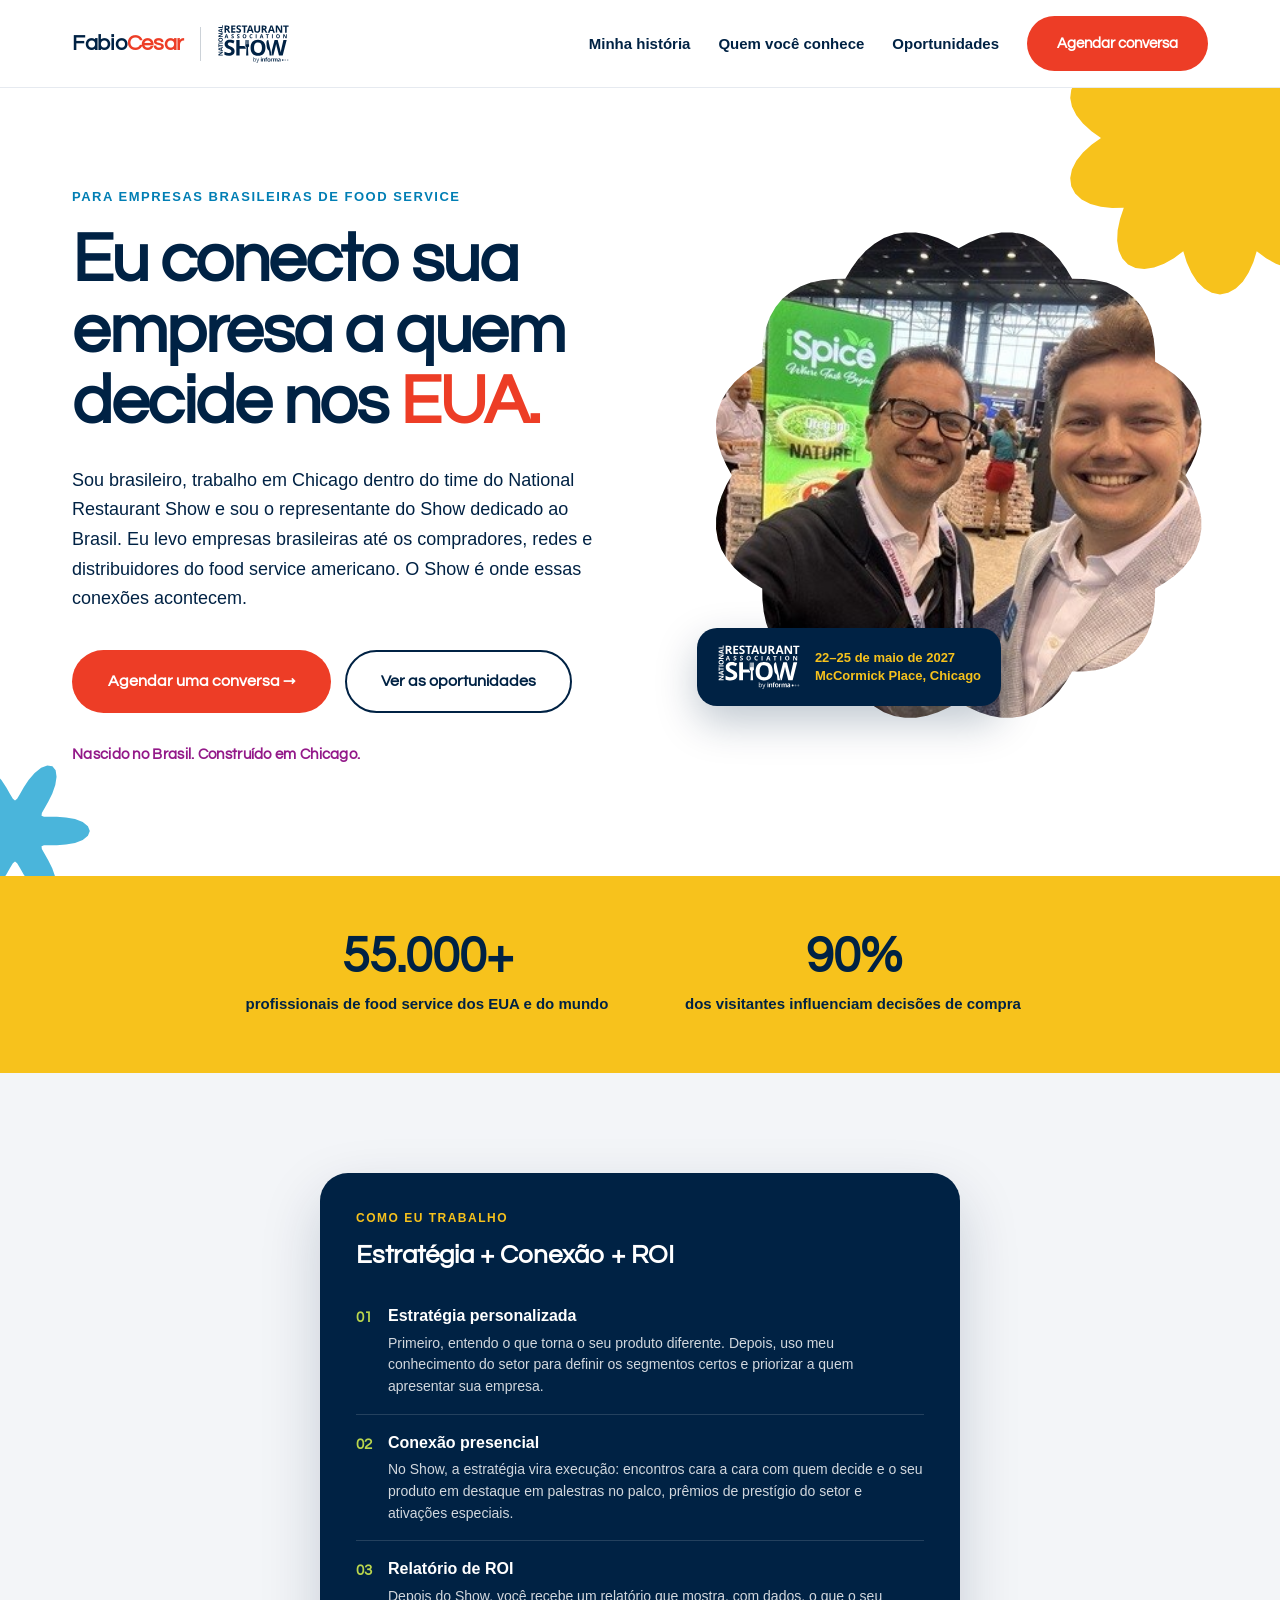
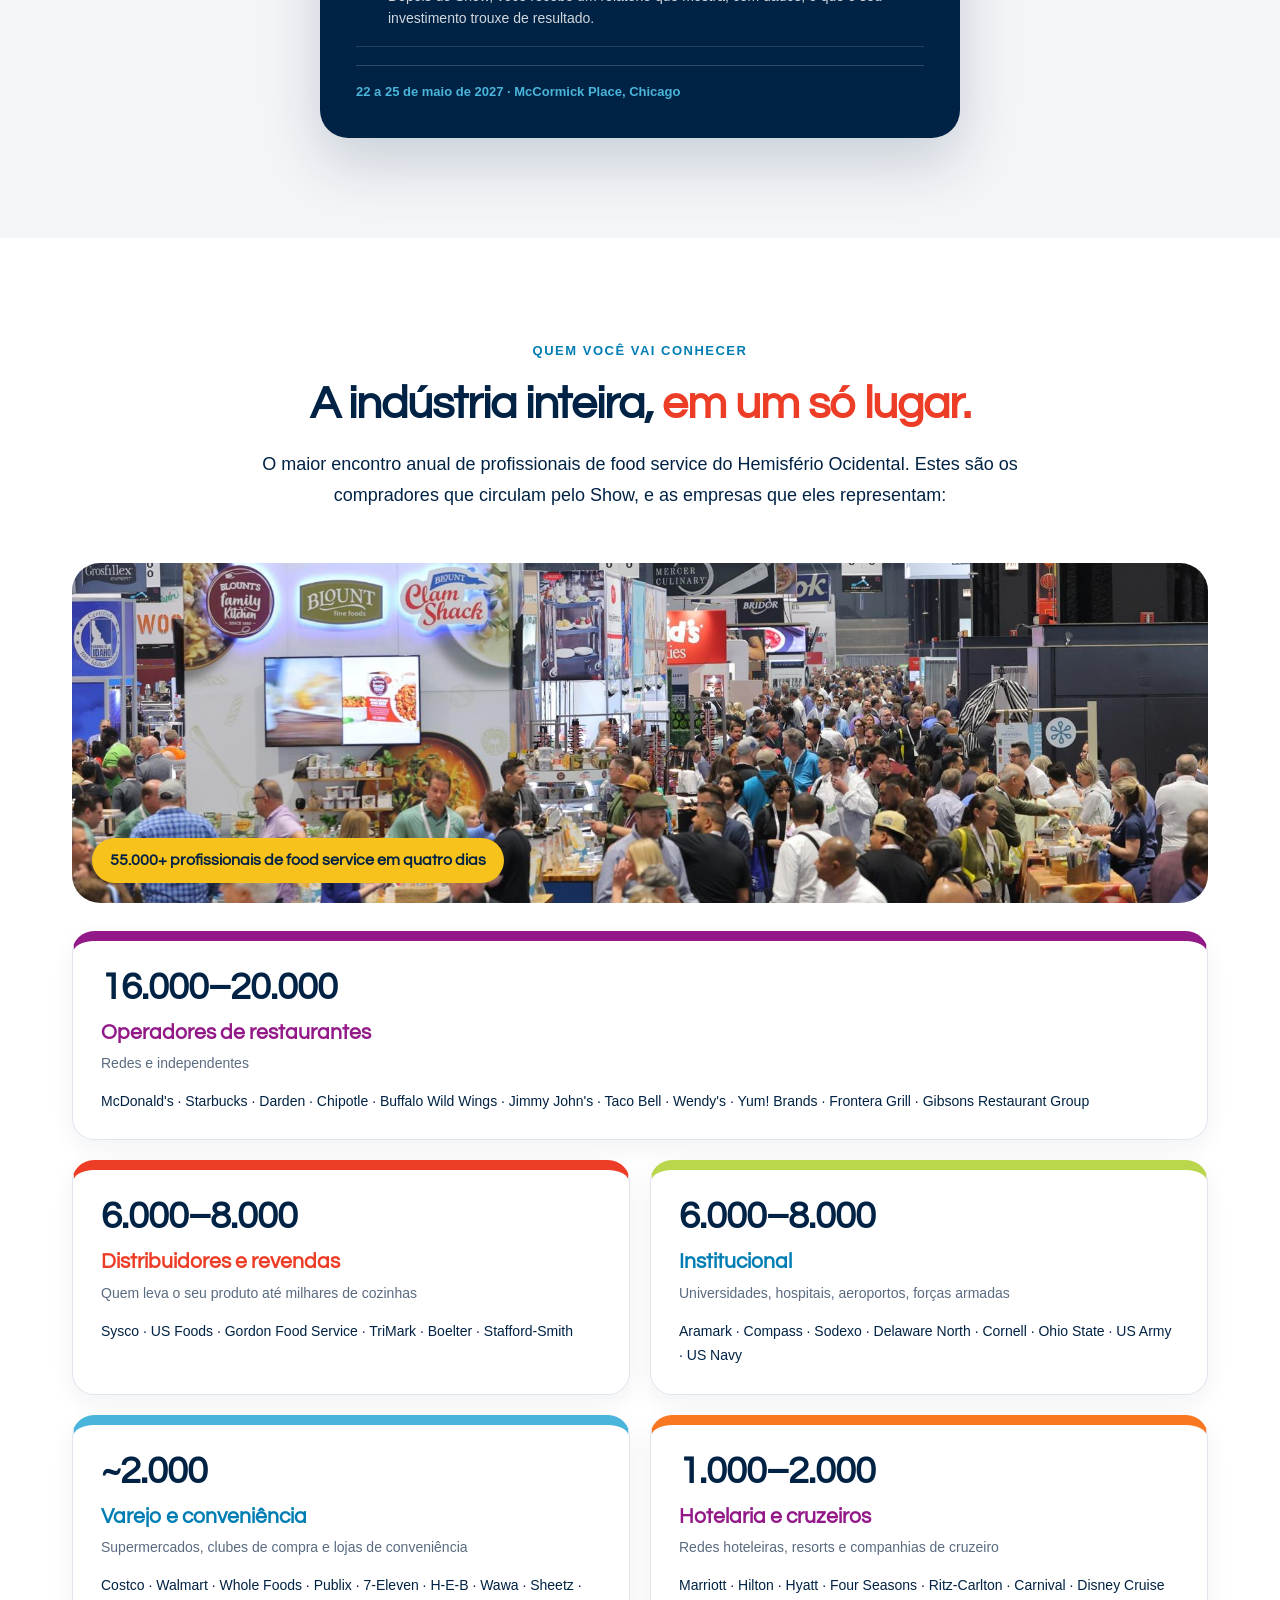
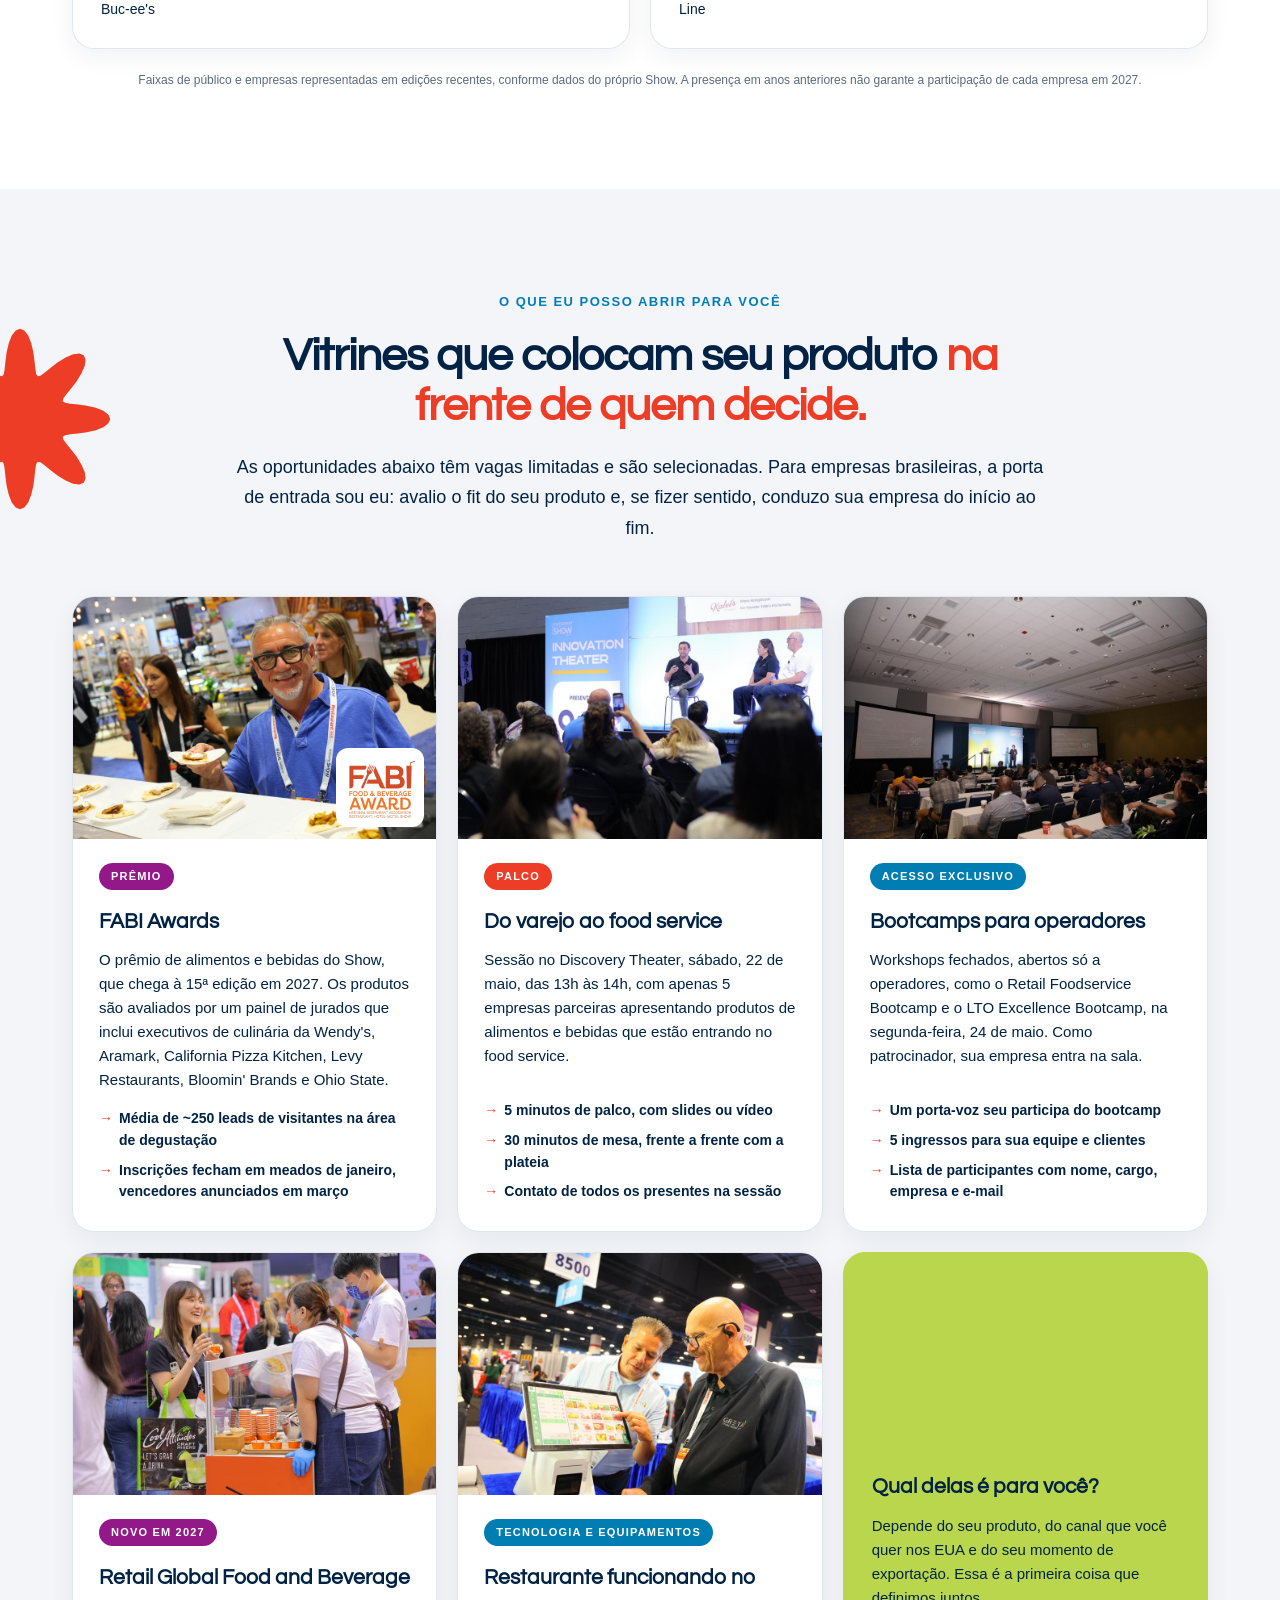
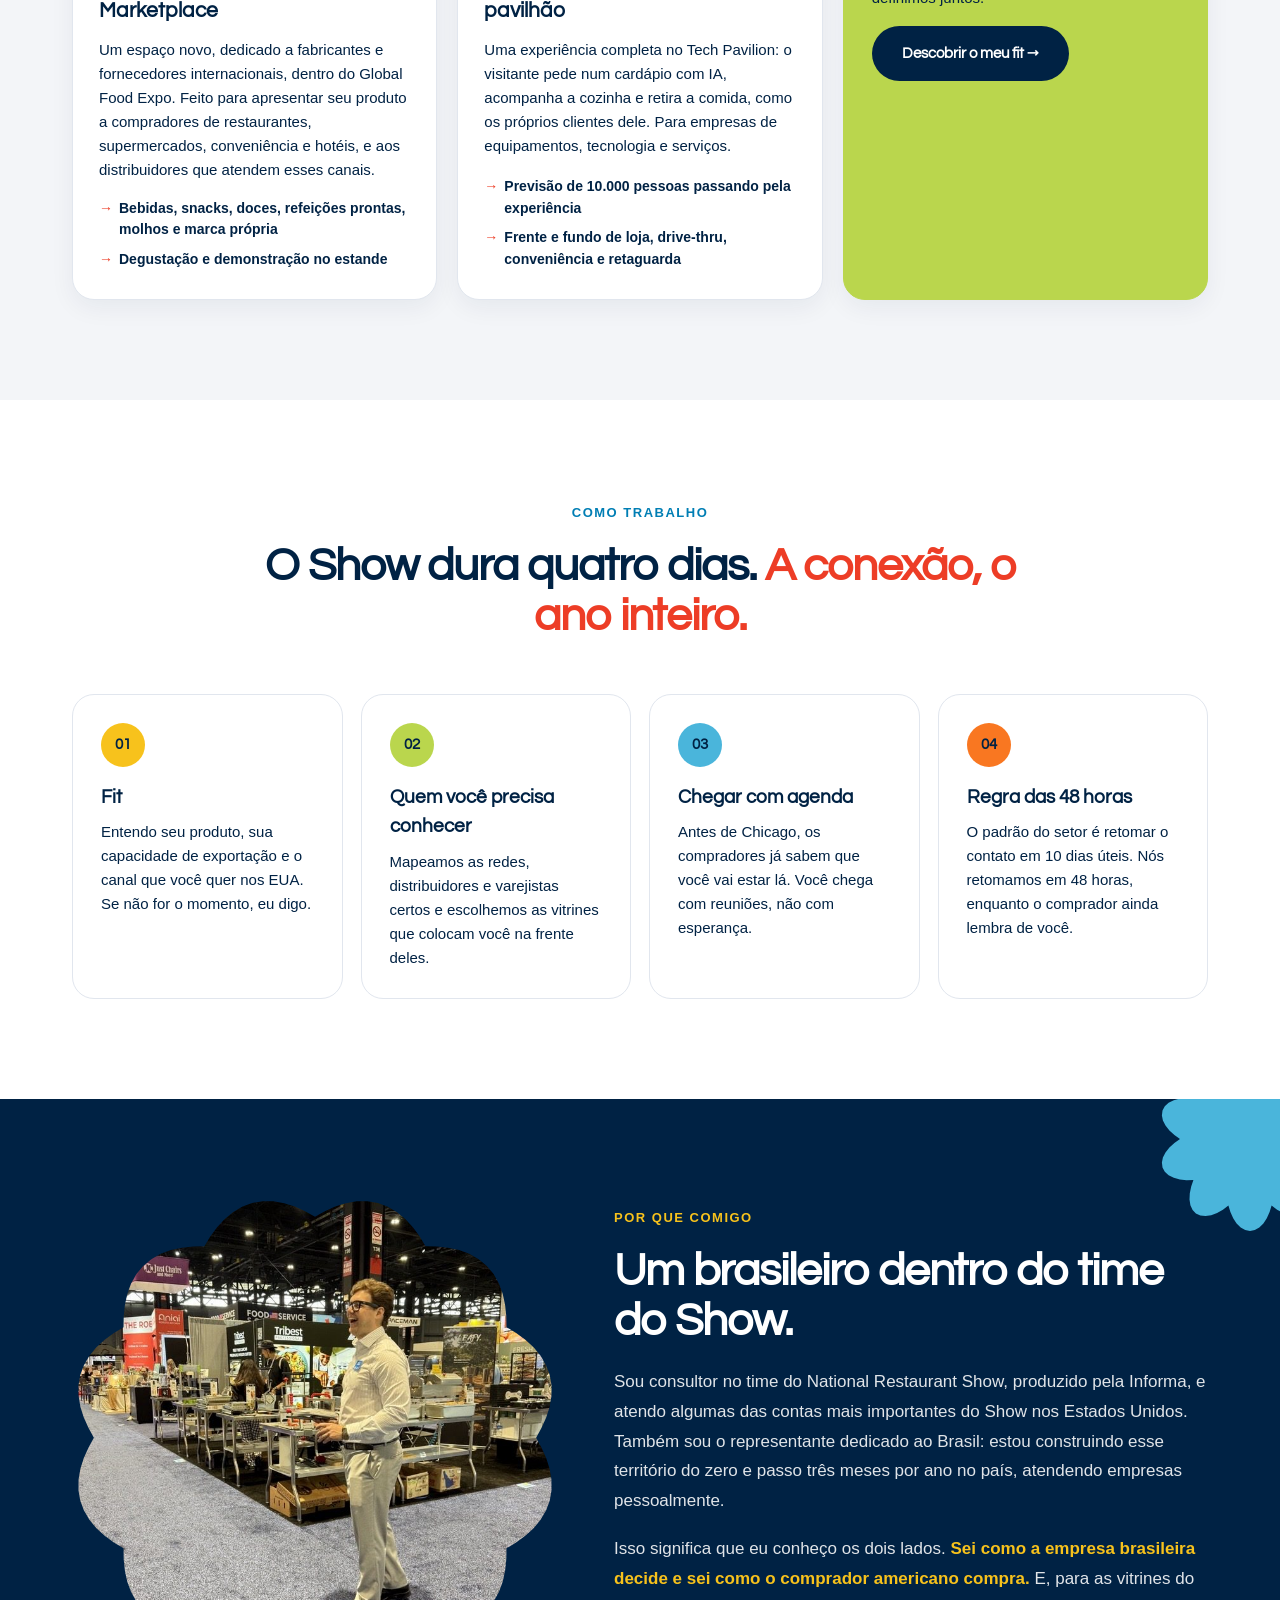
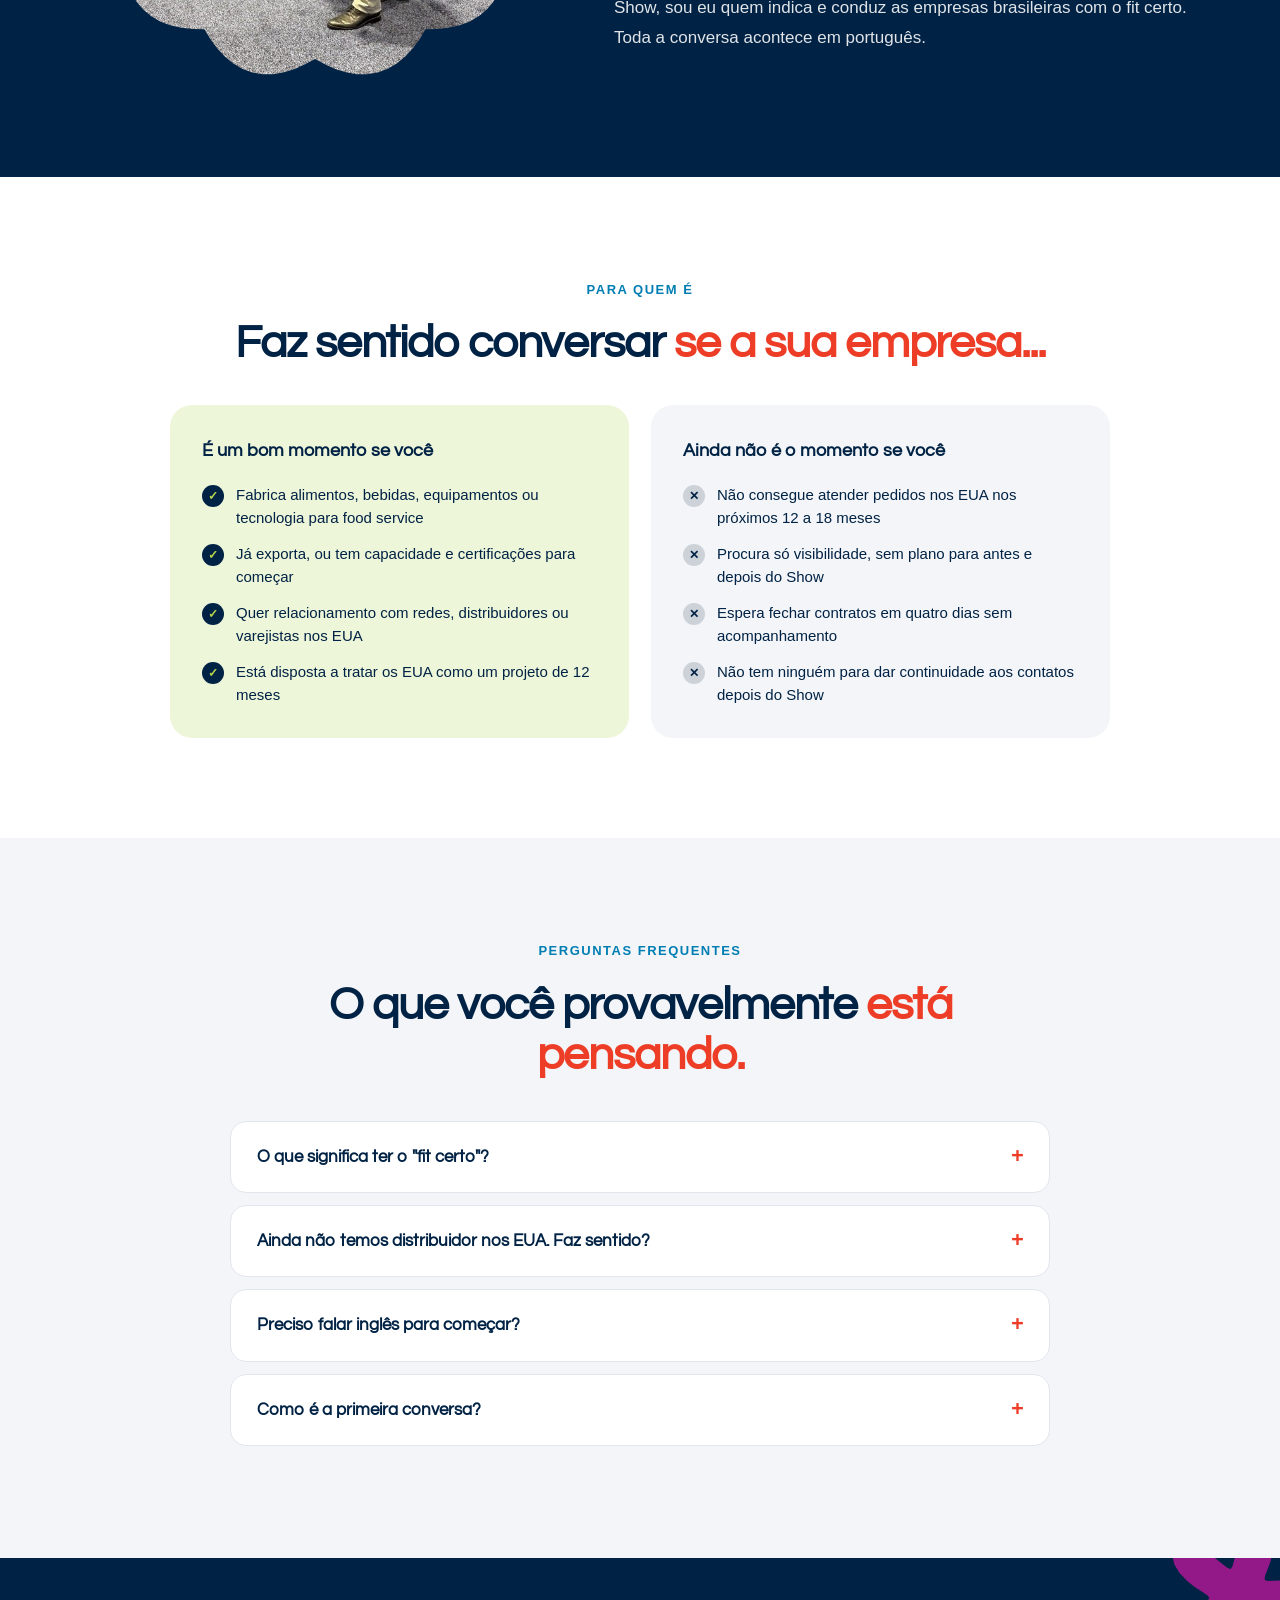
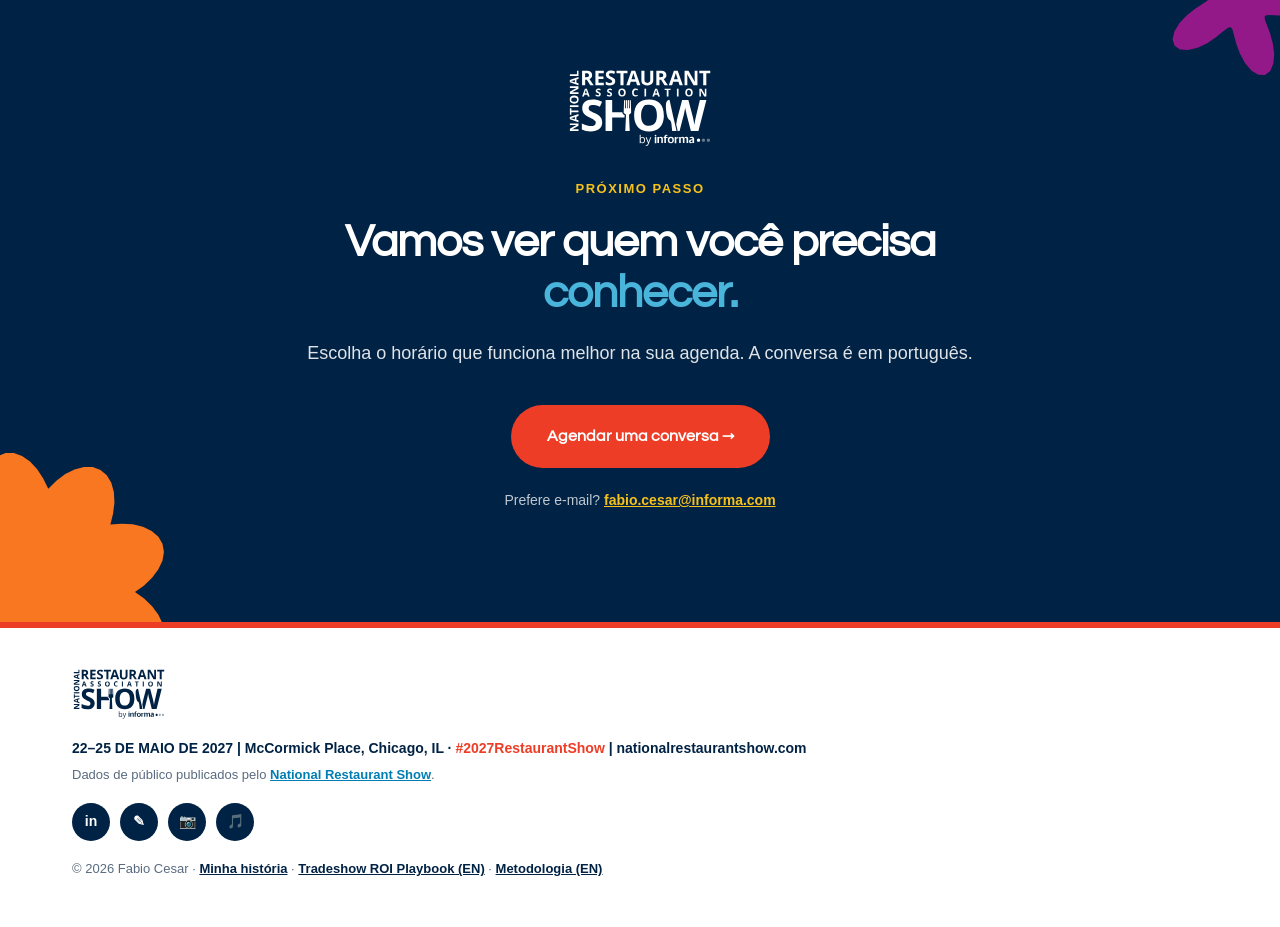
<file: brasil.html>
<!DOCTYPE html>
<html lang="pt-BR">
<head>
<meta charset="UTF-8">
<meta name="viewport" content="width=device-width, initial-scale=1.0">
<title>Fabio Cesar | Conexões no food service dos EUA para empresas brasileiras</title>
<meta name="description" content="Fabio Cesar conecta empresas brasileiras aos decisores do food service dos EUA no National Restaurant Show, em Chicago. Conversa em português.">
<meta property="og:type" content="website">
<meta property="og:locale" content="pt_BR">
<meta property="og:title" content="Eu conecto sua empresa a quem decide nos EUA">
<meta property="og:description" content="Fabio Cesar, brasileiro no time do National Restaurant Show em Chicago. Redes, distribuidores e varejistas do food service americano. Conversa em português.">
<meta property="og:image" content="https://fabioimportsbrazil.netlify.app/img/brasil/fabio-friend.jpg">
<meta property="og:url" content="https://fabioimportsbrazil.netlify.app/brasil">
<link rel="preconnect" href="https://fonts.googleapis.com">
<link href="https://fonts.googleapis.com/css2?family=Questrial&display=swap" rel="stylesheet">
<style>
* { margin:0; padding:0; box-sizing:border-box; }
html { scroll-behavior:smooth; }
:root { --navy:#002244; --red:#ED3D26; --purple:#931989; --ocean:#007EB4; --sky:#4AB5DB; --orange:#F97721; --yellow:#F7C21C; --lime:#BAD64D; --grey:#F3F5F8;
  --head:'Century Gothic','CenturyGothic','AppleGothic','Questrial',sans-serif; --body:Arial,'Helvetica Neue',Helvetica,sans-serif; }
body { font-family:var(--body); background:#fff; color:var(--navy); line-height:1.55; -webkit-font-smoothing:antialiased; overflow-x:hidden; }
h1,h2,h3,.logo,.strip-num,.aud-num,.step-num,.show-card-title,.btn { font-family:var(--head); }
.container { max-width:1200px; margin:0 auto; padding:0 32px; position:relative; }
.highlight { color:var(--red); }
.eyebrow,.qualifier-eyebrow { display:inline-block; color:var(--ocean); font-size:13px; font-weight:700; letter-spacing:1.5px; text-transform:uppercase; margin-bottom:18px; }
.btn { display:inline-block; padding:14px 28px; border-radius:999px; font-weight:700; font-size:15px; text-decoration:none; transition:all .2s ease; border:2px solid transparent; cursor:pointer; }
.btn-primary { background:var(--red); color:#fff; }
.btn-primary:hover { background:#c92f1b; }
.btn-ghost { background:transparent; color:var(--navy); border-color:var(--navy); }
.btn-ghost:hover { background:var(--navy); color:#fff; }
.btn-lg { padding:17px 34px; font-size:16px; }
.btn-arrow::after { content:" →"; }
.shape { position:absolute; pointer-events:none; z-index:0; }

/* nav */
.nav { position:sticky; top:0; z-index:50; background:rgba(255,255,255,.96); backdrop-filter:blur(8px); border-bottom:1px solid #E6EAF0; }
.nav-inner { display:flex; align-items:center; justify-content:space-between; padding-top:16px; padding-bottom:16px; }
.logo { font-size:22px; font-weight:700; color:var(--navy); text-decoration:none; letter-spacing:-.3px; }
.logo span { color:var(--red); }
.nav-links { display:flex; align-items:center; gap:28px; }
.nav-links a { color:var(--navy); text-decoration:none; font-size:15px; font-weight:700; }
.nav-links a.btn { color:#fff; }

/* hero */
.hero { position:relative; overflow:hidden; padding:96px 0 110px; }
.sh-hero-a { width:340px; right:-110px; top:-120px; }
.sh-hero-b { width:170px; left:-70px; bottom:-40px; }
.sh-hero-c { width:120px; right:44%; bottom:-60px; }
.hero-grid { display:grid; grid-template-columns:1.15fr 1fr; gap:64px; align-items:center; position:relative; z-index:1; }
.hero h1 { font-size:clamp(42px,5.4vw,68px); font-weight:700; line-height:1.04; letter-spacing:-1.5px; margin-bottom:28px; color:var(--navy); }
.hero-sub { font-size:18px; line-height:1.65; margin-bottom:36px; max-width:540px; }
.hero-ctas { display:flex; gap:14px; flex-wrap:wrap; }
.tagline { margin-top:30px; font-family:var(--head); font-weight:700; font-size:15px; color:var(--purple); letter-spacing:.3px; }
.show-card { background:var(--navy); color:#fff; border-radius:28px; padding:36px; position:relative; z-index:1; box-shadow:0 24px 60px rgba(0,34,68,.18); }
.show-card-label { color:var(--yellow); font-size:12px; font-weight:700; letter-spacing:1.5px; text-transform:uppercase; margin-bottom:8px; }
.show-card-title { font-size:26px; font-weight:700; margin-bottom:12px; }
.do-item { display:flex; gap:16px; padding:16px 0; border-bottom:1px solid rgba(255,255,255,.14); }
.do-item:last-of-type { border-bottom:none; }
.do-num { font-family:var(--head); color:var(--lime); font-weight:700; font-size:15px; padding-top:2px; }
.do-item strong { display:block; font-size:16px; margin-bottom:4px; }
.do-item p { font-size:14px; color:rgba(255,255,255,.82); line-height:1.55; }
.show-foot { margin-top:18px; padding-top:16px; border-top:1px solid rgba(255,255,255,.18); font-size:13px; font-weight:700; color:var(--sky); }

/* stat strip */
.stat-strip { background:var(--yellow); padding:56px 0; }
.strip-grid { display:grid; grid-template-columns:repeat(4,1fr); gap:32px; }
.strip-num { display:block; font-size:clamp(34px,4vw,50px); font-weight:700; color:var(--navy); line-height:1; margin-bottom:10px; letter-spacing:-1px; }
.strip-label { font-size:15px; color:var(--navy); line-height:1.45; font-weight:700; }

/* generic blocks */
.block { padding:100px 0; position:relative; overflow:hidden; }
.block.alt { background:var(--grey); }
.narrow { max-width:820px; }
.center, .center-head { text-align:center; }
.center-head { max-width:820px; margin:0 auto 52px; }
.block h2, .final-cta h2, .qualifier h2, .faq h2, .about-mini h2 { font-size:clamp(30px,3.6vw,46px); font-weight:700; line-height:1.1; letter-spacing:-1px; margin-bottom:20px; color:var(--navy); }
.lead { font-size:18px; line-height:1.7; color:var(--navy); }
.fine { margin-top:22px; font-size:12px; color:#5A6B80; text-align:center; }

/* audience */
.aud-grid { display:grid; grid-template-columns:repeat(2,1fr); gap:20px; position:relative; z-index:1; }
.aud { background:#fff; border-radius:22px; padding:28px 28px 26px; border:1px solid #E1E6EE; border-top:10px solid var(--c); box-shadow:0 8px 24px rgba(0,34,68,.06); }
.aud-wide { grid-column:1/-1; }
.aud-num { display:block; font-size:38px; font-weight:700; color:var(--navy); line-height:1; margin-bottom:10px; letter-spacing:-1px; }
.aud h3 { font-size:21px; font-weight:700; color:var(--tc); margin-bottom:4px; }
.aud-sub { font-size:14px; color:#5A6B80; margin-bottom:14px; }
.aud-names { font-size:14px; color:var(--navy); line-height:1.75; }

/* opportunities */
.sh-opp { width:220px; left:-90px; top:120px; opacity:1; }
.opp-grid { display:grid; grid-template-columns:repeat(3,1fr); gap:20px; position:relative; z-index:1; }
.opp { background:#fff; border:1px solid #E1E6EE; border-radius:22px; padding:28px; display:flex; flex-direction:column; box-shadow:0 8px 24px rgba(0,34,68,.06); }
.opp-tag { align-self:flex-start; font-size:11px; font-weight:700; letter-spacing:1.2px; text-transform:uppercase; color:#fff; background:var(--tc,var(--purple)); border-radius:999px; padding:5px 12px; margin-bottom:16px; }
.opp h3 { font-size:21px; font-weight:700; margin-bottom:10px; }
.opp p { font-size:15px; line-height:1.6; margin-bottom:16px; }
.opp ul { list-style:none; margin-top:auto; display:flex; flex-direction:column; gap:8px; }
.opp li { font-size:14px; padding-left:20px; position:relative; font-weight:700; }
.opp li::before { content:"→"; position:absolute; left:0; color:var(--red); }
.opp-cta { background:var(--lime); border-color:var(--lime); justify-content:center; }
.opp-cta .btn { align-self:flex-start; background:var(--navy); }
.opp-cta .btn:hover { background:#00152b; }

/* steps */
.steps { display:grid; grid-template-columns:repeat(4,1fr); gap:18px; }
.step { background:#fff; border-radius:22px; padding:28px; border:1px solid #E1E6EE; }
.step-num { display:inline-flex; width:44px; height:44px; border-radius:50%; align-items:center; justify-content:center; background:var(--c); color:var(--navy); font-weight:700; font-size:15px; margin-bottom:16px; }
.step h3 { font-size:19px; font-weight:700; margin-bottom:8px; }
.step p { font-size:15px; line-height:1.6; }

/* about */
.about-mini { background:var(--navy); color:#fff; padding:96px 0; position:relative; overflow:hidden; }
.about-mini-content { max-width:820px; margin:0 auto; text-align:center; position:relative; z-index:1; }
.about-mini .eyebrow { color:var(--yellow); }
.about-mini h2 { color:#fff; }
.about-mini p { font-size:17px; line-height:1.75; color:rgba(255,255,255,.88); margin-bottom:18px; }
.about-mini p strong { color:var(--yellow) !important; }
.sh-about { width:200px; right:-70px; top:-60px; }

/* qualifier */
.qualifier { padding:100px 0; text-align:center; }
.qualifier-grid { display:grid; grid-template-columns:1fr 1fr; gap:22px; max-width:940px; margin:36px auto 0; text-align:left; }
.qualifier-card { border-radius:22px; padding:32px; background:var(--grey); }
.qualifier-card:first-child { background:#EEF6DA; }
.qualifier-card h3 { font-size:18px; font-weight:700; margin-bottom:20px; }
.qualifier-list { list-style:none; display:flex; flex-direction:column; gap:14px; }
.qualifier-list li { display:flex; gap:12px; font-size:15px; line-height:1.5; }
.qualifier-icon { flex-shrink:0; width:22px; height:22px; border-radius:50%; display:flex; align-items:center; justify-content:center; font-weight:700; font-size:12px; margin-top:1px; }
.icon-yes { background:var(--navy); color:var(--lime); }
.icon-no { background:#CCD2D8; color:var(--navy); }

/* faq */
.faq { padding:100px 0; background:var(--grey); }
.faq-content { max-width:820px; margin:0 auto; }
.faq-eyebrow, .faq h2 { text-align:center; }
.faq h2 { margin-bottom:40px; }
.faq-item { background:#fff; border-radius:16px; margin-bottom:12px; border:1px solid #E1E6EE; overflow:hidden; }
.faq-question { padding:22px 26px; font-family:var(--head); font-weight:700; font-size:17px; cursor:pointer; display:flex; justify-content:space-between; gap:16px; }
.faq-question::after { content:"+"; color:var(--red); font-size:22px; line-height:1; transition:transform .2s; }
.faq-item.active .faq-question::after { transform:rotate(45deg); }
.faq-answer { max-height:0; overflow:hidden; padding:0 26px; font-size:16px; line-height:1.7; transition:all .25s ease; }
.faq-item.active .faq-answer { max-height:400px; padding:0 26px 24px; }

/* final cta */
.final-cta { background:var(--navy); color:#fff; padding:110px 0; position:relative; overflow:hidden; }
.final-cta .container { margin:0 auto; z-index:1; }
.final-cta .eyebrow { color:var(--yellow); }
.final-cta h2 { color:#fff; }
.final-cta .highlight { color:var(--sky); }
.final-cta .lead { color:rgba(255,255,255,.88); margin-bottom:36px; }
.cta-alt { margin-top:22px; font-size:14px; color:rgba(255,255,255,.75); }
.cta-alt a { color:var(--yellow); font-weight:700; }
.sh-cta-a { width:300px; left:-120px; bottom:-120px; }
.sh-cta-b { width:180px; right:-50px; top:-50px; }

/* footer */
.footer { padding:40px 0 48px; border-top:6px solid var(--red); }
.footer-lockup { font-size:14px; font-weight:700; color:var(--navy); margin-bottom:6px; }
.footer-lockup span { color:var(--red); }
.footer-tag { font-size:13px; color:#5A6B80; margin-bottom:18px; }
.footer-tag a { color:var(--ocean); font-weight:700; }
.social-icons { display:flex; gap:10px; margin-bottom:18px; }
.social-icons a { width:38px; height:38px; border-radius:50%; background:var(--navy); color:#fff; display:flex; align-items:center; justify-content:center; text-decoration:none; font-weight:700; font-size:14px; }
.social-icons a:hover { background:var(--red); }
.footer-bottom { font-size:13px; color:#5A6B80; }
.footer-bottom a { color:var(--navy); font-weight:700; }

@media (max-width:1024px) {
  .opp-grid { grid-template-columns:1fr 1fr; }
  .steps { grid-template-columns:1fr 1fr; }
  .strip-grid { grid-template-columns:1fr 1fr; }
}
@media (max-width:768px) {
  .container { padding:0 20px; }
  .hero { padding:56px 0 80px; }
  .hero-grid { grid-template-columns:1fr; gap:44px; }
  .hero h1 { font-size:40px; letter-spacing:-1px; }
  .hero-ctas .btn { width:100%; text-align:center; }
  .sh-hero-a { width:200px; right:-90px; top:-90px; }
  .sh-hero-c { display:none; }
  .opp-grid, .aud-grid, .steps, .qualifier-grid { grid-template-columns:1fr; }
  .block, .qualifier, .faq, .about-mini, .final-cta { padding:72px 0; }
  .show-card { padding:26px; }
  .nav-links { gap:12px; }
  .nav-links a:not(.btn) { display:none; }
}

.brand { display:flex; align-items:center; gap:16px; }
.nav-sep { width:1px; height:34px; background:#CCD2D8; }
.nav-show-logo { height:40px; width:auto; display:block; }
.hero-visual { position:relative; z-index:1; }
.hero-photo { clip-path:url(#clip-scallop); aspect-ratio:1/1; overflow:hidden; }
.hero-photo img { width:100%; height:100%; object-fit:cover; object-position:50% 30%; display:block; }
.hero-badge { position:absolute; left:-12px; bottom:18px; background:var(--navy); color:#fff; border-radius:20px; padding:16px 20px; display:flex; align-items:center; gap:14px; box-shadow:0 16px 40px rgba(0,34,68,.25); }
.hero-badge img { height:46px; width:auto; }
.hero-badge span { font-size:13px; font-weight:700; line-height:1.4; color:var(--yellow); }
.connector { background:var(--grey); }
.split { display:grid; grid-template-columns:1fr 1fr; gap:56px; align-items:center; }
.split-photo { clip-path:url(#clip-flower); aspect-ratio:1/1; overflow:hidden; }
.split-photo img { width:100%; height:100%; object-fit:cover; display:block; }
.floor-banner { position:relative; border-radius:28px; overflow:hidden; margin-bottom:28px; z-index:1; }
.floor-banner img { width:100%; height:340px; object-fit:cover; display:block; }
.floor-cap { position:absolute; left:20px; bottom:20px; background:var(--yellow); color:var(--navy); font-family:var(--head); font-weight:700; font-size:16px; padding:10px 18px; border-radius:999px; }
.opp { padding:0; overflow:hidden; }
.opp-img { position:relative; aspect-ratio:3/2; overflow:hidden; }
.opp-img img { width:100%; height:100%; object-fit:cover; display:block; }
.opp-img .opp-badge { position:absolute; right:12px; bottom:12px; width:88px; height:auto; background:#fff; border-radius:12px; padding:6px; object-fit:contain; }
.opp-body { padding:24px 26px 28px; display:flex; flex-direction:column; flex:1; }
.opp-cta { padding:28px; }
.about-split { display:grid; grid-template-columns:.9fr 1.1fr; gap:56px; align-items:center; position:relative; z-index:1; }
.about-split .about-mini-content { text-align:left; margin:0; }
.about-photo { clip-path:url(#clip-scallop); aspect-ratio:1/1; overflow:hidden; }
.about-photo img { width:100%; height:100%; object-fit:cover; object-position:58% 45%; display:block; }
.cta-logo { height:80px; width:auto; margin:0 auto 28px; display:block; }
.footer-logo { height:52px; width:auto; display:block; margin-bottom:18px; }
@media (max-width:768px) {
  .nav-show-logo { height:30px; } .nav-sep { height:26px; } .brand { gap:10px; } .logo { font-size:18px; }
  .nav-links .btn { padding:10px 16px; font-size:13px; }
  .split, .about-split { grid-template-columns:1fr; gap:32px; }
  .split-photo, .about-photo { max-width:340px; margin:0 auto; }
  .floor-banner img { height:220px; }
  .floor-cap { font-size:13px; left:12px; right:12px; bottom:12px; text-align:center; }
  .hero-badge { left:0; bottom:0; padding:12px 14px; } .hero-badge img { height:36px; }
}
.strip-grid.two { grid-template-columns:1fr 1fr; max-width:820px; margin:0 auto; text-align:center; }
.solo { max-width:640px; margin:0 auto; }
@media (max-width:768px){ .strip-grid.two { grid-template-columns:1fr 1fr; gap:20px; } }
</style>
</head>
<body>
<svg width="0" height="0" style="position:absolute" aria-hidden="true"><defs>
<clipPath id="clip-scallop" clipPathUnits="objectBoundingBox"><path d="M0.9550,0.5000 L0.9662,0.5204 L0.9757,0.5416 L0.9827,0.5635 L0.9865,0.5858 L0.9867,0.6079 L0.9830,0.6294 L0.9754,0.6499 L0.9642,0.6689 L0.9498,0.6863 L0.9328,0.7018 L0.9139,0.7155 L0.8940,0.7275 L0.8936,0.7507 L0.8911,0.7739 L0.8862,0.7964 L0.8784,0.8175 L0.8675,0.8368 L0.8536,0.8536 L0.8368,0.8675 L0.8175,0.8784 L0.7964,0.8862 L0.7739,0.8911 L0.7507,0.8936 L0.7275,0.8940 L0.7155,0.9139 L0.7018,0.9328 L0.6863,0.9498 L0.6689,0.9642 L0.6499,0.9754 L0.6294,0.9830 L0.6079,0.9867 L0.5858,0.9865 L0.5635,0.9827 L0.5416,0.9757 L0.5204,0.9662 L0.5000,0.9550 L0.4796,0.9662 L0.4584,0.9757 L0.4365,0.9827 L0.4142,0.9865 L0.3921,0.9867 L0.3706,0.9830 L0.3501,0.9754 L0.3311,0.9642 L0.3137,0.9498 L0.2982,0.9328 L0.2845,0.9139 L0.2725,0.8940 L0.2493,0.8936 L0.2261,0.8911 L0.2036,0.8862 L0.1825,0.8784 L0.1632,0.8675 L0.1464,0.8536 L0.1325,0.8368 L0.1216,0.8175 L0.1138,0.7964 L0.1089,0.7739 L0.1064,0.7507 L0.1060,0.7275 L0.0861,0.7155 L0.0672,0.7018 L0.0502,0.6863 L0.0358,0.6689 L0.0246,0.6499 L0.0170,0.6294 L0.0133,0.6079 L0.0135,0.5858 L0.0173,0.5635 L0.0243,0.5416 L0.0338,0.5204 L0.0450,0.5000 L0.0338,0.4796 L0.0243,0.4584 L0.0173,0.4365 L0.0135,0.4142 L0.0133,0.3921 L0.0170,0.3706 L0.0246,0.3501 L0.0358,0.3311 L0.0502,0.3137 L0.0672,0.2982 L0.0861,0.2845 L0.1060,0.2725 L0.1064,0.2493 L0.1089,0.2261 L0.1138,0.2036 L0.1216,0.1825 L0.1325,0.1632 L0.1464,0.1464 L0.1632,0.1325 L0.1825,0.1216 L0.2036,0.1138 L0.2261,0.1089 L0.2493,0.1064 L0.2725,0.1060 L0.2845,0.0861 L0.2982,0.0672 L0.3137,0.0502 L0.3311,0.0358 L0.3501,0.0246 L0.3706,0.0170 L0.3921,0.0133 L0.4142,0.0135 L0.4365,0.0173 L0.4584,0.0243 L0.4796,0.0338 L0.5000,0.0450 L0.5204,0.0338 L0.5416,0.0243 L0.5635,0.0173 L0.5858,0.0135 L0.6079,0.0133 L0.6294,0.0170 L0.6499,0.0246 L0.6689,0.0358 L0.6863,0.0502 L0.7018,0.0672 L0.7155,0.0861 L0.7275,0.1060 L0.7507,0.1064 L0.7739,0.1089 L0.7964,0.1138 L0.8175,0.1216 L0.8368,0.1325 L0.8536,0.1464 L0.8675,0.1632 L0.8784,0.1825 L0.8862,0.2036 L0.8911,0.2261 L0.8936,0.2493 L0.8940,0.2725 L0.9139,0.2845 L0.9328,0.2982 L0.9498,0.3137 L0.9642,0.3311 L0.9754,0.3501 L0.9830,0.3706 L0.9867,0.3921 L0.9865,0.4142 L0.9827,0.4365 L0.9757,0.4584 L0.9662,0.4796Z"/></clipPath>
<clipPath id="clip-flower" clipPathUnits="objectBoundingBox"><path d="M1.0000,0.5000 L0.9936,0.5324 L0.9754,0.5626 L0.9480,0.5891 L0.9153,0.6113 L0.8818,0.6296 L0.8515,0.6456 L0.8277,0.6616 L0.8118,0.6800 L0.8038,0.7030 L0.8019,0.7316 L0.8032,0.7659 L0.8041,0.8041 L0.8012,0.8434 L0.7919,0.8804 L0.7748,0.9113 L0.7500,0.9330 L0.7188,0.9437 L0.6835,0.9430 L0.6468,0.9325 L0.6113,0.9153 L0.5787,0.8955 L0.5497,0.8772 L0.5239,0.8645 L0.5000,0.8600 L0.4761,0.8645 L0.4503,0.8772 L0.4213,0.8955 L0.3887,0.9153 L0.3532,0.9325 L0.3165,0.9430 L0.2812,0.9437 L0.2500,0.9330 L0.2252,0.9113 L0.2081,0.8804 L0.1988,0.8434 L0.1959,0.8041 L0.1968,0.7659 L0.1981,0.7316 L0.1962,0.7030 L0.1882,0.6800 L0.1723,0.6616 L0.1485,0.6456 L0.1182,0.6296 L0.0847,0.6113 L0.0520,0.5891 L0.0246,0.5626 L0.0064,0.5324 L0.0000,0.5000 L0.0064,0.4676 L0.0246,0.4374 L0.0520,0.4109 L0.0847,0.3887 L0.1182,0.3704 L0.1485,0.3544 L0.1723,0.3384 L0.1882,0.3200 L0.1962,0.2970 L0.1981,0.2684 L0.1968,0.2341 L0.1959,0.1959 L0.1988,0.1566 L0.2081,0.1196 L0.2252,0.0887 L0.2500,0.0670 L0.2812,0.0563 L0.3165,0.0570 L0.3532,0.0675 L0.3887,0.0847 L0.4213,0.1045 L0.4503,0.1228 L0.4761,0.1355 L0.5000,0.1400 L0.5239,0.1355 L0.5497,0.1228 L0.5787,0.1045 L0.6113,0.0847 L0.6468,0.0675 L0.6835,0.0570 L0.7188,0.0563 L0.7500,0.0670 L0.7748,0.0887 L0.7919,0.1196 L0.8012,0.1566 L0.8041,0.1959 L0.8032,0.2341 L0.8019,0.2684 L0.8038,0.2970 L0.8118,0.3200 L0.8277,0.3384 L0.8515,0.3544 L0.8818,0.3704 L0.9153,0.3887 L0.9480,0.4109 L0.9754,0.4374 L0.9936,0.4676Z"/></clipPath>
</defs></svg>

<nav class="nav">
  <div class="container nav-inner">
    <div class="brand"><a href="index.html" class="logo">Fabio<span>Cesar</span></a><span class="nav-sep"></span><img src="img/brasil/show-logo-navy.svg" class="nav-show-logo" alt="National Restaurant Association Show"></div>
    <div class="nav-links">
      <a href="about.html?lang=pt">Minha história</a>
      <a href="#quem">Quem você conhece</a>
      <a href="#oportunidades">Oportunidades</a>
      <a href="#conversa" class="btn btn-primary">Agendar conversa</a>
    </div>
  </div>
</nav>

<section class="hero">
<svg class="shape sh-hero-a" viewBox="0 0 200 200" aria-hidden="true"><path d="M170.0,100.0 L175.6,104.0 L180.6,108.5 L184.5,113.4 L187.1,118.5 L188.1,123.6 L187.5,128.4 L185.2,132.7 L181.4,136.2 L176.2,138.8 L170.1,140.5 L163.5,141.2 L156.6,141.1 L158.8,147.6 L160.2,154.2 L160.5,160.5 L159.6,166.2 L157.4,170.9 L154.1,174.4 L149.7,176.5 L144.5,177.1 L138.8,176.2 L132.9,174.0 L127.1,170.7 L121.6,166.6 L119.6,173.1 L116.8,179.2 L113.4,184.5 L109.3,188.6 L104.8,191.1 L100.0,192.0 L95.2,191.1 L90.7,188.6 L86.6,184.5 L83.2,179.2 L80.4,173.1 L78.4,166.6 L72.9,170.7 L67.1,174.0 L61.2,176.2 L55.5,177.1 L50.3,176.5 L45.9,174.4 L42.6,170.9 L40.4,166.2 L39.5,160.5 L39.8,154.2 L41.2,147.6 L43.4,141.1 L36.5,141.2 L29.9,140.5 L23.8,138.8 L18.6,136.2 L14.8,132.7 L12.5,128.4 L11.9,123.6 L12.9,118.5 L15.5,113.4 L19.4,108.5 L24.4,104.0 L30.0,100.0 L24.4,96.0 L19.4,91.5 L15.5,86.6 L12.9,81.5 L11.9,76.4 L12.5,71.6 L14.8,67.3 L18.6,63.8 L23.8,61.2 L29.9,59.5 L36.5,58.8 L43.4,58.9 L41.2,52.4 L39.8,45.8 L39.5,39.5 L40.4,33.8 L42.6,29.1 L45.9,25.6 L50.3,23.5 L55.5,22.9 L61.2,23.8 L67.1,26.0 L72.9,29.3 L78.4,33.4 L80.4,26.9 L83.2,20.8 L86.6,15.5 L90.7,11.4 L95.2,8.9 L100.0,8.0 L104.8,8.9 L109.3,11.4 L113.4,15.5 L116.8,20.8 L119.6,26.9 L121.6,33.4 L127.1,29.3 L132.9,26.0 L138.8,23.8 L144.5,22.9 L149.7,23.5 L154.1,25.6 L157.4,29.1 L159.6,33.8 L160.5,39.5 L160.2,45.8 L158.8,52.4 L156.6,58.9 L163.5,58.8 L170.1,59.5 L176.2,61.2 L181.4,63.8 L185.2,67.3 L187.5,71.6 L188.1,76.4 L187.1,81.5 L184.5,86.6 L180.6,91.5 L175.6,96.0Z" fill="#F7C21C"/></svg><svg class="shape sh-hero-b" viewBox="0 0 200 200" aria-hidden="true"><path d="M188.0,100.0 L185.8,105.6 L179.7,110.5 L170.6,114.0 L159.9,116.0 L149.3,116.7 L140.3,116.7 L134.1,116.8 L131.2,118.0 L131.6,121.1 L134.6,126.6 L139.1,134.3 L143.8,143.8 L147.4,154.1 L148.9,163.8 L147.8,171.5 L144.0,176.2 L138.0,177.1 L130.8,174.3 L123.1,168.1 L116.0,159.9 L110.2,151.1 L105.7,143.2 L102.5,137.9 L100.0,136.0 L97.5,137.9 L94.3,143.2 L89.8,151.1 L84.0,159.9 L76.9,168.1 L69.2,174.3 L62.0,177.1 L56.0,176.2 L52.2,171.5 L51.1,163.8 L52.6,154.1 L56.2,143.8 L60.9,134.3 L65.4,126.6 L68.4,121.1 L68.8,118.0 L65.9,116.8 L59.7,116.7 L50.7,116.7 L40.1,116.0 L29.4,114.0 L20.3,110.5 L14.2,105.6 L12.0,100.0 L14.2,94.4 L20.3,89.5 L29.4,86.0 L40.1,84.0 L50.7,83.3 L59.7,83.3 L65.9,83.2 L68.8,82.0 L68.4,78.9 L65.4,73.4 L60.9,65.7 L56.2,56.2 L52.6,45.9 L51.1,36.2 L52.2,28.5 L56.0,23.8 L62.0,22.9 L69.2,25.7 L76.9,31.9 L84.0,40.1 L89.8,48.9 L94.3,56.8 L97.5,62.1 L100.0,64.0 L102.5,62.1 L105.7,56.8 L110.2,48.9 L116.0,40.1 L123.1,31.9 L130.8,25.7 L138.0,22.9 L144.0,23.8 L147.8,28.5 L148.9,36.2 L147.4,45.9 L143.8,56.2 L139.1,65.7 L134.6,73.4 L131.6,78.9 L131.2,82.0 L134.1,83.2 L140.3,83.3 L149.3,83.3 L159.9,84.0 L170.6,86.0 L179.7,89.5 L185.8,94.4Z" fill="#4AB5DB"/></svg>
  <div class="container">
    <div class="hero-grid">
      <div class="hero-content">
        <span class="eyebrow">Para empresas brasileiras de food service</span>
        <h1>Eu conecto sua empresa a quem decide nos <span class="highlight">EUA.</span></h1>
        <p class="hero-sub">Sou brasileiro, trabalho em Chicago dentro do time do National Restaurant Show e sou o representante do Show dedicado ao Brasil. Eu levo empresas brasileiras até os compradores, redes e distribuidores do food service americano. O Show é onde essas conexões acontecem.</p>
        <div class="hero-ctas">
          <a href="#conversa" class="btn btn-primary btn-lg btn-arrow">Agendar uma conversa</a>
          <a href="#oportunidades" class="btn btn-ghost btn-lg">Ver as oportunidades</a>
        </div>
        <p class="tagline">Nascido no Brasil. Construído em Chicago.</p>
      </div>
      <div class="hero-visual">
        <div class="hero-photo"><img src="img/brasil/fabio-friend.jpg" alt="Fabio Cesar no pavilhão do National Restaurant Show em Chicago" width="384" height="512"></div>
        <div class="hero-badge"><img src="img/brasil/show-logo-white.svg" alt="National Restaurant Association Show"><span>22–25 de maio de 2027<br>McCormick Place, Chicago</span></div>
      </div>
    </div>
  </div>
</section>

<section class="stat-strip">
  <div class="container">
    <div class="strip-grid two">
      <div class="strip-item"><span class="strip-num">55.000+</span><span class="strip-label">profissionais de food service dos EUA e do mundo</span></div>
      <div class="strip-item"><span class="strip-num">90%</span><span class="strip-label">dos visitantes influenciam decisões de compra</span></div>
    </div>
  </div>
</section>

<section class="block connector">
  <div class="container">
    <div class="solo">
      <div class="show-card">
        <div class="show-card-label">Como eu trabalho</div>
        <div class="show-card-title">Estratégia + Conexão + ROI</div>
        <div class="do-item"><span class="do-num">01</span><div><strong>Estratégia personalizada</strong><p>Primeiro, entendo o que torna o seu produto diferente. Depois, uso meu conhecimento do setor para definir os segmentos certos e priorizar a quem apresentar sua empresa.</p></div></div>
        <div class="do-item"><span class="do-num">02</span><div><strong>Conexão presencial</strong><p>No Show, a estratégia vira execução: encontros cara a cara com quem decide e o seu produto em destaque em palestras no palco, prêmios de prestígio do setor e ativações especiais.</p></div></div>
        <div class="do-item"><span class="do-num">03</span><div><strong>Relatório de ROI</strong><p>Depois do Show, você recebe um relatório que mostra, com dados, o que o seu investimento trouxe de resultado.</p></div></div>
        <div class="show-foot">22 a 25 de maio de 2027 · McCormick Place, Chicago</div>
      </div>
    </div>
  </div>
</section>

<section class="block" id="quem">
  <div class="container">
    <div class="center-head">
      <span class="eyebrow">Quem você vai conhecer</span>
      <h2>A indústria inteira, <span class="highlight">em um só lugar.</span></h2>
      <p class="lead">O maior encontro anual de profissionais de food service do Hemisfério Ocidental. Estes são os compradores que circulam pelo Show, e as empresas que eles representam:</p>
    </div>
    <div class="floor-banner"><img src="img/brasil/floor.jpg" alt="Pavilhão lotado no National Restaurant Show" loading="lazy" width="1800" height="802"><span class="floor-cap">55.000+ profissionais de food service em quatro dias</span></div>
    <div class="aud-grid">
      <div style="--c:#931989;--tc:#931989" class="aud aud-wide">
        <span class="aud-num">16.000–20.000</span>
        <h3>Operadores de restaurantes</h3>
        <p class="aud-sub">Redes e independentes</p>
        <p class="aud-names">McDonald's · Starbucks · Darden · Chipotle · Buffalo Wild Wings · Jimmy John's · Taco Bell · Wendy's · Yum! Brands · Frontera Grill · Gibsons Restaurant Group</p>
      </div>
      <div style="--c:#ED3D26;--tc:#ED3D26" class="aud">
        <span class="aud-num">6.000–8.000</span>
        <h3>Distribuidores e revendas</h3>
        <p class="aud-sub">Quem leva o seu produto até milhares de cozinhas</p>
        <p class="aud-names">Sysco · US Foods · Gordon Food Service · TriMark · Boelter · Stafford-Smith</p>
      </div>
      <div style="--c:#BAD64D;--tc:#007EB4" class="aud">
        <span class="aud-num">6.000–8.000</span>
        <h3>Institucional</h3>
        <p class="aud-sub">Universidades, hospitais, aeroportos, forças armadas</p>
        <p class="aud-names">Aramark · Compass · Sodexo · Delaware North · Cornell · Ohio State · US Army · US Navy</p>
      </div>
      <div style="--c:#4AB5DB;--tc:#007EB4" class="aud">
        <span class="aud-num">~2.000</span>
        <h3>Varejo e conveniência</h3>
        <p class="aud-sub">Supermercados, clubes de compra e lojas de conveniência</p>
        <p class="aud-names">Costco · Walmart · Whole Foods · Publix · 7-Eleven · H-E-B · Wawa · Sheetz · Buc-ee's</p>
      </div>
      <div style="--c:#F97721;--tc:#931989" class="aud">
        <span class="aud-num">1.000–2.000</span>
        <h3>Hotelaria e cruzeiros</h3>
        <p class="aud-sub">Redes hoteleiras, resorts e companhias de cruzeiro</p>
        <p class="aud-names">Marriott · Hilton · Hyatt · Four Seasons · Ritz-Carlton · Carnival · Disney Cruise Line</p>
      </div>
    </div>
    <p class="fine">Faixas de público e empresas representadas em edições recentes, conforme dados do próprio Show. A presença em anos anteriores não garante a participação de cada empresa em 2027.</p>
  </div>
</section>

<section class="block alt" id="oportunidades">
<svg class="shape sh-opp" viewBox="0 0 200 200" aria-hidden="true"><path d="M182.0,100.0 L180.4,103.9 L175.8,107.5 L168.9,110.2 L160.8,112.1 L152.7,113.2 L145.8,113.9 L141.0,114.7 L138.8,116.1 L139.3,118.6 L142.2,122.6 L146.6,127.9 L151.6,134.4 L155.9,141.5 L158.9,148.3 L159.6,154.0 L158.0,158.0 L154.0,159.6 L148.3,158.9 L141.5,155.9 L134.4,151.6 L127.9,146.6 L122.6,142.2 L118.6,139.3 L116.1,138.8 L114.7,141.0 L113.9,145.8 L113.2,152.7 L112.1,160.8 L110.2,168.9 L107.5,175.8 L103.9,180.4 L100.0,182.0 L96.1,180.4 L92.5,175.8 L89.8,168.9 L87.9,160.8 L86.8,152.7 L86.1,145.8 L85.3,141.0 L83.9,138.8 L81.4,139.3 L77.4,142.2 L72.1,146.6 L65.6,151.6 L58.5,155.9 L51.7,158.9 L46.0,159.6 L42.0,158.0 L40.4,154.0 L41.1,148.3 L44.1,141.5 L48.4,134.4 L53.4,127.9 L57.8,122.6 L60.7,118.6 L61.2,116.1 L59.0,114.7 L54.2,113.9 L47.3,113.2 L39.2,112.1 L31.1,110.2 L24.2,107.5 L19.6,103.9 L18.0,100.0 L19.6,96.1 L24.2,92.5 L31.1,89.8 L39.2,87.9 L47.3,86.8 L54.2,86.1 L59.0,85.3 L61.2,83.9 L60.7,81.4 L57.8,77.4 L53.4,72.1 L48.4,65.6 L44.1,58.5 L41.1,51.7 L40.4,46.0 L42.0,42.0 L46.0,40.4 L51.7,41.1 L58.5,44.1 L65.6,48.4 L72.1,53.4 L77.4,57.8 L81.4,60.7 L83.9,61.2 L85.3,59.0 L86.1,54.2 L86.8,47.3 L87.9,39.2 L89.8,31.1 L92.5,24.2 L96.1,19.6 L100.0,18.0 L103.9,19.6 L107.5,24.2 L110.2,31.1 L112.1,39.2 L113.2,47.3 L113.9,54.2 L114.7,59.0 L116.1,61.2 L118.6,60.7 L122.6,57.8 L127.9,53.4 L134.4,48.4 L141.5,44.1 L148.3,41.1 L154.0,40.4 L158.0,42.0 L159.6,46.0 L158.9,51.7 L155.9,58.5 L151.6,65.6 L146.6,72.1 L142.2,77.4 L139.3,81.4 L138.8,83.9 L141.0,85.3 L145.8,86.1 L152.7,86.8 L160.8,87.9 L168.9,89.8 L175.8,92.5 L180.4,96.1Z" fill="#ED3D26"/></svg>
  <div class="container">
    <div class="center-head">
      <span class="eyebrow">O que eu posso abrir para você</span>
      <h2>Vitrines que colocam seu produto <span class="highlight">na frente de quem decide.</span></h2>
      <p class="lead">As oportunidades abaixo têm vagas limitadas e são selecionadas. Para empresas brasileiras, a porta de entrada sou eu: avalio o fit do seu produto e, se fizer sentido, conduzo sua empresa do início ao fim.</p>
    </div>
    <div class="opp-grid">
      <div class="opp"><div class="opp-img"><img src="img/brasil/fabi.jpg" alt="Visitante provando produtos no Show" loading="lazy" width="900" height="600"><img class="opp-badge" src="img/brasil/fabi-logo.png" alt="FABI Food &amp; Beverage Award"></div><div class="opp-body">
        <span class="opp-tag" style="--tc:#931989">Prêmio</span>
        <h3>FABI Awards</h3>
        <p>O prêmio de alimentos e bebidas do Show, que chega à 15ª edição em 2027. Os produtos são avaliados por um painel de jurados que inclui executivos de culinária da Wendy's, Aramark, California Pizza Kitchen, Levy Restaurants, Bloomin' Brands e Ohio State.</p>
        <ul><li>Média de ~250 leads de visitantes na área de degustação</li><li>Inscrições fecham em meados de janeiro, vencedores anunciados em março</li></ul>
      </div></div>
      <div class="opp"><div class="opp-img"><img src="img/brasil/stage.jpg" alt="Palestra no Innovation Theater do Show" loading="lazy" width="900" height="600"></div><div class="opp-body">
        <span class="opp-tag" style="--tc:#ED3D26">Palco</span>
        <h3>Do varejo ao food service</h3>
        <p>Sessão no Discovery Theater, sábado, 22 de maio, das 13h às 14h, com apenas 5 empresas parceiras apresentando produtos de alimentos e bebidas que estão entrando no food service.</p>
        <ul><li>5 minutos de palco, com slides ou vídeo</li><li>30 minutos de mesa, frente a frente com a plateia</li><li>Contato de todos os presentes na sessão</li></ul>
      </div></div>
      <div class="opp"><div class="opp-img"><img src="img/brasil/bootcamp.jpg" alt="Sala de bootcamp no Show" loading="lazy" width="900" height="600"></div><div class="opp-body">
        <span class="opp-tag" style="--tc:#007EB4">Acesso exclusivo</span>
        <h3>Bootcamps para operadores</h3>
        <p>Workshops fechados, abertos só a operadores, como o Retail Foodservice Bootcamp e o LTO Excellence Bootcamp, na segunda-feira, 24 de maio. Como patrocinador, sua empresa entra na sala.</p>
        <ul><li>Um porta-voz seu participa do bootcamp</li><li>5 ingressos para sua equipe e clientes</li><li>Lista de participantes com nome, cargo, empresa e e-mail</li></ul>
      </div></div>
      <div class="opp"><div class="opp-img"><img src="img/brasil/marketplace.jpg" alt="Degustação em estande no Show" loading="lazy" width="900" height="600"></div><div class="opp-body">
        <span class="opp-tag" style="--tc:#931989">Novo em 2027</span>
        <h3>Retail Global Food and Beverage Marketplace</h3>
        <p>Um espaço novo, dedicado a fabricantes e fornecedores internacionais, dentro do Global Food Expo. Feito para apresentar seu produto a compradores de restaurantes, supermercados, conveniência e hotéis, e aos distribuidores que atendem esses canais.</p>
        <ul><li>Bebidas, snacks, doces, refeições prontas, molhos e marca própria</li><li>Degustação e demonstração no estande</li></ul>
      </div></div>
      <div class="opp"><div class="opp-img"><img src="img/brasil/tech.jpg" alt="Demonstração de sistema de ponto de venda no Show" loading="lazy" width="900" height="600"></div><div class="opp-body">
        <span class="opp-tag" style="--tc:#007EB4">Tecnologia e equipamentos</span>
        <h3>Restaurante funcionando no pavilhão</h3>
        <p>Uma experiência completa no Tech Pavilion: o visitante pede num cardápio com IA, acompanha a cozinha e retira a comida, como os próprios clientes dele. Para empresas de equipamentos, tecnologia e serviços.</p>
        <ul><li>Previsão de 10.000 pessoas passando pela experiência</li><li>Frente e fundo de loja, drive-thru, conveniência e retaguarda</li></ul>
      </div></div>
      <div class="opp opp-cta">
        <h3>Qual delas é para você?</h3>
        <p>Depende do seu produto, do canal que você quer nos EUA e do seu momento de exportação. Essa é a primeira coisa que definimos juntos.</p>
        <a href="#conversa" class="btn btn-primary btn-arrow">Descobrir o meu fit</a>
      </div>
    </div>
  </div>
</section>

<section class="block" id="metodo">
  <div class="container">
    <div class="center-head">
      <span class="eyebrow">Como trabalho</span>
      <h2>O Show dura quatro dias. <span class="highlight">A conexão, o ano inteiro.</span></h2>
    </div>
    <div class="steps steps-4">
      <div class="step"><span class="step-num" style="--c:#F7C21C">01</span><h3>Fit</h3><p>Entendo seu produto, sua capacidade de exportação e o canal que você quer nos EUA. Se não for o momento, eu digo.</p></div>
      <div class="step"><span class="step-num" style="--c:#BAD64D">02</span><h3>Quem você precisa conhecer</h3><p>Mapeamos as redes, distribuidores e varejistas certos e escolhemos as vitrines que colocam você na frente deles.</p></div>
      <div class="step"><span class="step-num" style="--c:#4AB5DB">03</span><h3>Chegar com agenda</h3><p>Antes de Chicago, os compradores já sabem que você vai estar lá. Você chega com reuniões, não com esperança.</p></div>
      <div class="step"><span class="step-num" style="--c:#F97721">04</span><h3>Regra das 48 horas</h3><p>O padrão do setor é retomar o contato em 10 dias úteis. Nós retomamos em 48 horas, enquanto o comprador ainda lembra de você.</p></div>
    </div>
  </div>
</section>

<section class="about-mini">
<svg class="shape sh-about" viewBox="0 0 200 200" aria-hidden="true"><path d="M170.0,100.0 L175.6,104.0 L180.6,108.5 L184.5,113.4 L187.1,118.5 L188.1,123.6 L187.5,128.4 L185.2,132.7 L181.4,136.2 L176.2,138.8 L170.1,140.5 L163.5,141.2 L156.6,141.1 L158.8,147.6 L160.2,154.2 L160.5,160.5 L159.6,166.2 L157.4,170.9 L154.1,174.4 L149.7,176.5 L144.5,177.1 L138.8,176.2 L132.9,174.0 L127.1,170.7 L121.6,166.6 L119.6,173.1 L116.8,179.2 L113.4,184.5 L109.3,188.6 L104.8,191.1 L100.0,192.0 L95.2,191.1 L90.7,188.6 L86.6,184.5 L83.2,179.2 L80.4,173.1 L78.4,166.6 L72.9,170.7 L67.1,174.0 L61.2,176.2 L55.5,177.1 L50.3,176.5 L45.9,174.4 L42.6,170.9 L40.4,166.2 L39.5,160.5 L39.8,154.2 L41.2,147.6 L43.4,141.1 L36.5,141.2 L29.9,140.5 L23.8,138.8 L18.6,136.2 L14.8,132.7 L12.5,128.4 L11.9,123.6 L12.9,118.5 L15.5,113.4 L19.4,108.5 L24.4,104.0 L30.0,100.0 L24.4,96.0 L19.4,91.5 L15.5,86.6 L12.9,81.5 L11.9,76.4 L12.5,71.6 L14.8,67.3 L18.6,63.8 L23.8,61.2 L29.9,59.5 L36.5,58.8 L43.4,58.9 L41.2,52.4 L39.8,45.8 L39.5,39.5 L40.4,33.8 L42.6,29.1 L45.9,25.6 L50.3,23.5 L55.5,22.9 L61.2,23.8 L67.1,26.0 L72.9,29.3 L78.4,33.4 L80.4,26.9 L83.2,20.8 L86.6,15.5 L90.7,11.4 L95.2,8.9 L100.0,8.0 L104.8,8.9 L109.3,11.4 L113.4,15.5 L116.8,20.8 L119.6,26.9 L121.6,33.4 L127.1,29.3 L132.9,26.0 L138.8,23.8 L144.5,22.9 L149.7,23.5 L154.1,25.6 L157.4,29.1 L159.6,33.8 L160.5,39.5 L160.2,45.8 L158.8,52.4 L156.6,58.9 L163.5,58.8 L170.1,59.5 L176.2,61.2 L181.4,63.8 L185.2,67.3 L187.5,71.6 L188.1,76.4 L187.1,81.5 L184.5,86.6 L180.6,91.5 L175.6,96.0Z" fill="#4AB5DB"/></svg>
  <div class="container">
    <div class="about-split">
      <div class="about-photo"><img src="img/brasil/fabio-floor.jpg" alt="Fabio Cesar no pavilhão do National Restaurant Show" loading="lazy" width="768" height="1024"></div>
      <div class="about-mini-content">
      <span class="eyebrow">Por que comigo</span>
      <h2>Um brasileiro dentro do time do Show.</h2>
      <p>Sou consultor no time do National Restaurant Show, produzido pela Informa, e atendo algumas das contas mais importantes do Show nos Estados Unidos. Também sou o representante dedicado ao Brasil: estou construindo esse território do zero e passo três meses por ano no país, atendendo empresas pessoalmente.</p>
      <p>Isso significa que eu conheço os dois lados. <strong style="color:#fff;">Sei como a empresa brasileira decide e sei como o comprador americano compra.</strong> E, para as vitrines do Show, sou eu quem indica e conduz as empresas brasileiras com o fit certo. Toda a conversa acontece em português.</p>
      </div>
    </div>
  </div>
</section>

<section class="qualifier">
  <div class="container">
    <span class="qualifier-eyebrow">Para quem é</span>
    <h2>Faz sentido conversar <span class="highlight">se a sua empresa...</span></h2>
    <div class="qualifier-grid">
      <div class="qualifier-card">
        <h3>É um bom momento se você</h3>
        <ul class="qualifier-list">
          <li><span class="qualifier-icon icon-yes">✓</span>Fabrica alimentos, bebidas, equipamentos ou tecnologia para food service</li>
          <li><span class="qualifier-icon icon-yes">✓</span>Já exporta, ou tem capacidade e certificações para começar</li>
          <li><span class="qualifier-icon icon-yes">✓</span>Quer relacionamento com redes, distribuidores ou varejistas nos EUA</li>
          <li><span class="qualifier-icon icon-yes">✓</span>Está disposta a tratar os EUA como um projeto de 12 meses</li>
        </ul>
      </div>
      <div class="qualifier-card">
        <h3>Ainda não é o momento se você</h3>
        <ul class="qualifier-list">
          <li><span class="qualifier-icon icon-no">✕</span>Não consegue atender pedidos nos EUA nos próximos 12 a 18 meses</li>
          <li><span class="qualifier-icon icon-no">✕</span>Procura só visibilidade, sem plano para antes e depois do Show</li>
          <li><span class="qualifier-icon icon-no">✕</span>Espera fechar contratos em quatro dias sem acompanhamento</li>
          <li><span class="qualifier-icon icon-no">✕</span>Não tem ninguém para dar continuidade aos contatos depois do Show</li>
        </ul>
      </div>
    </div>
  </div>
</section>

<section class="faq">
  <div class="container">
    <div class="faq-content">
      <div class="faq-eyebrow"><span class="eyebrow">Perguntas frequentes</span></div>
      <h2>O que você provavelmente <span class="highlight">está pensando.</span></h2>
      <div class="faq-item">
        <div class="faq-question">O que significa ter o "fit certo"?</div>
        <div class="faq-answer">Que o seu produto resolve um problema real de um comprador americano e que a sua empresa tem condições de atender esse comprador depois do Show. As vitrines têm vagas limitadas. Indico apenas as empresas que vão aproveitá-las.</div>
      </div>
      <div class="faq-item">
        <div class="faq-question">Ainda não temos distribuidor nos EUA. Faz sentido?</div>
        <div class="faq-answer">Muitas vezes é exatamente por isso que faz sentido. Entre 6.000 e 8.000 visitantes vêm de distribuidores e revendas, incluindo Sysco, US Foods e Gordon Food Service. Poucos lugares reúnem tantos compradores desse canal no mesmo lugar.</div>
      </div>
      <div class="faq-item">
        <div class="faq-question">Preciso falar inglês para começar?</div>
        <div class="faq-answer">Não. Toda a nossa conversa, do planejamento ao pós-Show, pode ser em português. Para os encontros com compradores americanos, planejamos juntos quem da sua equipe vai conduzir cada conversa.</div>
      </div>
      <div class="faq-item">
        <div class="faq-question">Como é a primeira conversa?</div>
        <div class="faq-answer">São 30 minutos, em português. Entendo o seu produto, a sua situação de exportação e o seu objetivo nos EUA, e digo honestamente quais conexões e vitrines fazem sentido para você. Se nenhuma fizer, você sai da conversa sabendo por quê.</div>
      </div>
    </div>
  </div>
</section>

<section class="final-cta" id="conversa">
<svg class="shape sh-cta-a" viewBox="0 0 200 200" aria-hidden="true"><path d="M170.0,100.0 L176.1,104.4 L181.4,109.5 L185.6,115.1 L188.3,120.9 L189.3,126.7 L188.3,132.1 L185.6,136.9 L181.1,140.7 L175.3,143.5 L168.5,145.1 L161.1,145.5 L153.6,145.0 L155.4,152.3 L156.3,159.6 L155.9,166.6 L154.2,172.8 L151.2,177.9 L147.0,181.4 L141.8,183.3 L136.0,183.4 L129.7,181.7 L123.5,178.6 L117.6,174.2 L112.2,168.9 L108.8,175.7 L104.8,181.9 L100.0,187.0 L94.7,190.6 L89.2,192.6 L83.7,192.6 L78.5,190.7 L74.0,187.0 L70.3,181.7 L67.5,175.3 L65.8,168.1 L65.0,160.6 L58.1,163.7 L51.0,165.8 L44.1,166.6 L37.7,166.0 L32.2,163.9 L28.0,160.4 L25.3,155.6 L24.2,149.9 L24.7,143.5 L26.7,136.8 L30.0,130.2 L34.2,123.9 L27.0,121.9 L20.2,118.9 L14.4,115.1 L9.8,110.5 L7.0,105.4 L6.0,100.0 L7.0,94.6 L9.8,89.5 L14.4,84.9 L20.2,81.1 L27.0,78.1 L34.2,76.1 L30.0,69.8 L26.7,63.2 L24.7,56.5 L24.2,50.1 L25.3,44.4 L28.0,39.6 L32.2,36.1 L37.7,34.0 L44.1,33.4 L51.0,34.2 L58.1,36.3 L65.0,39.4 L65.8,31.9 L67.5,24.7 L70.3,18.3 L74.0,13.0 L78.5,9.3 L83.7,7.4 L89.2,7.4 L94.7,9.4 L100.0,13.0 L104.8,18.1 L108.8,24.3 L112.2,31.1 L117.6,25.8 L123.5,21.4 L129.7,18.3 L136.0,16.6 L141.8,16.7 L147.0,18.6 L151.2,22.1 L154.2,27.2 L155.9,33.4 L156.3,40.4 L155.4,47.7 L153.6,55.0 L161.1,54.5 L168.5,54.9 L175.3,56.5 L181.1,59.3 L185.6,63.1 L188.3,67.9 L189.3,73.3 L188.3,79.1 L185.6,84.9 L181.4,90.5 L176.1,95.6Z" fill="#F97721"/></svg><svg class="shape sh-cta-b" viewBox="0 0 200 200" aria-hidden="true"><path d="M190.0,100.0 L187.6,106.9 L180.8,112.8 L170.7,117.0 L159.0,119.2 L147.4,119.6 L137.6,119.2 L130.8,118.9 L127.5,120.0 L127.5,123.5 L129.8,129.8 L133.3,139.0 L136.4,150.2 L138.0,162.0 L137.1,172.9 L133.6,181.2 L127.8,185.6 L120.5,185.4 L112.8,180.8 L105.7,172.5 L100.0,162.0 L96.0,151.1 L93.4,141.7 L91.6,135.1 L89.5,132.3 L86.2,133.4 L80.8,137.6 L73.2,143.7 L63.6,150.2 L52.8,155.3 L42.2,157.8 L33.2,157.1 L27.2,152.9 L25.1,145.9 L27.1,137.1 L32.8,127.8 L41.0,119.2 L50.1,112.0 L58.3,106.6 L64.0,102.8 L66.0,100.0 L64.0,97.2 L58.3,93.4 L50.1,88.0 L41.0,80.8 L32.8,72.2 L27.1,62.9 L25.1,54.1 L27.2,47.1 L33.2,42.9 L42.2,42.2 L52.8,44.7 L63.6,49.8 L73.2,56.3 L80.8,62.4 L86.2,66.6 L89.5,67.7 L91.6,64.9 L93.4,58.3 L96.0,48.9 L100.0,38.0 L105.7,27.5 L112.8,19.2 L120.5,14.6 L127.8,14.4 L133.6,18.8 L137.1,27.1 L138.0,38.0 L136.4,49.8 L133.3,61.0 L129.8,70.2 L127.5,76.5 L127.5,80.0 L130.8,81.1 L137.6,80.8 L147.4,80.4 L159.0,80.8 L170.7,83.0 L180.8,87.2 L187.6,93.1Z" fill="#931989"/></svg>
  <div class="container narrow center">
    <img src="img/brasil/show-logo-white.svg" class="cta-logo" alt="National Restaurant Association Show">
    <span class="eyebrow">Próximo passo</span>
    <h2>Vamos ver quem você precisa <span class="highlight">conhecer.</span></h2>
    <p class="lead">Escolha o horário que funciona melhor na sua agenda. A conversa é em português.</p>
    <a href="https://bookings.cloud.microsoft/bookwithme/user/af158eaba657485a98766316ff46ddca@informa.com/meetingtype/49tsrIvCIEGmzfsbk_gGIA2?anonymous&amp;ismsaljsauthenabled&amp;ep=mCardFromTile" target="_blank" rel="noopener" class="btn btn-primary btn-lg btn-arrow">Agendar uma conversa</a>
    <p class="cta-alt">Prefere e-mail? <a href="mailto:fabio.cesar@informa.com">fabio.cesar@informa.com</a></p>
  </div>
</section>

<footer class="footer">
  <div class="container">
    <img src="img/brasil/show-logo-navy.svg" class="footer-logo" alt="National Restaurant Association Show">
    <p class="footer-lockup">22–25 DE MAIO DE 2027 | McCormick Place, Chicago, IL · <span>#2027RestaurantShow</span> | nationalrestaurantshow.com</p>
    <p class="footer-tag">Dados de público publicados pelo <a href="https://www.nationalrestaurantshow.com/" target="_blank" rel="noopener">National Restaurant Show</a>.</p>
    <div class="social-icons">
      <a href="https://www.linkedin.com/in/fabiocesarjr/" target="_blank" rel="noopener" title="LinkedIn">in</a>
      <a href="https://fabioimportsbrazil.substack.com" target="_blank" rel="noopener" title="Substack">✎</a>
      <a href="https://www.instagram.com/fabioimportsbrazil/" target="_blank" rel="noopener" title="Instagram">📷</a>
      <a href="https://www.tiktok.com/@fabioimportsbrazil" target="_blank" rel="noopener" title="TikTok">🎵</a>
    </div>
    <div class="footer-bottom">
      &copy; 2026 Fabio Cesar · <a href="about.html?lang=pt">Minha história</a> · <a href="index.html">Tradeshow ROI Playbook (EN)</a> · <a href="methodology.html">Metodologia (EN)</a>
    </div>
  </div>
</footer>

<script>
document.querySelectorAll('.faq-question').forEach(q => {
  q.addEventListener('click', () => q.parentElement.classList.toggle('active'));
});
</script>

</body>
</html>
</file>
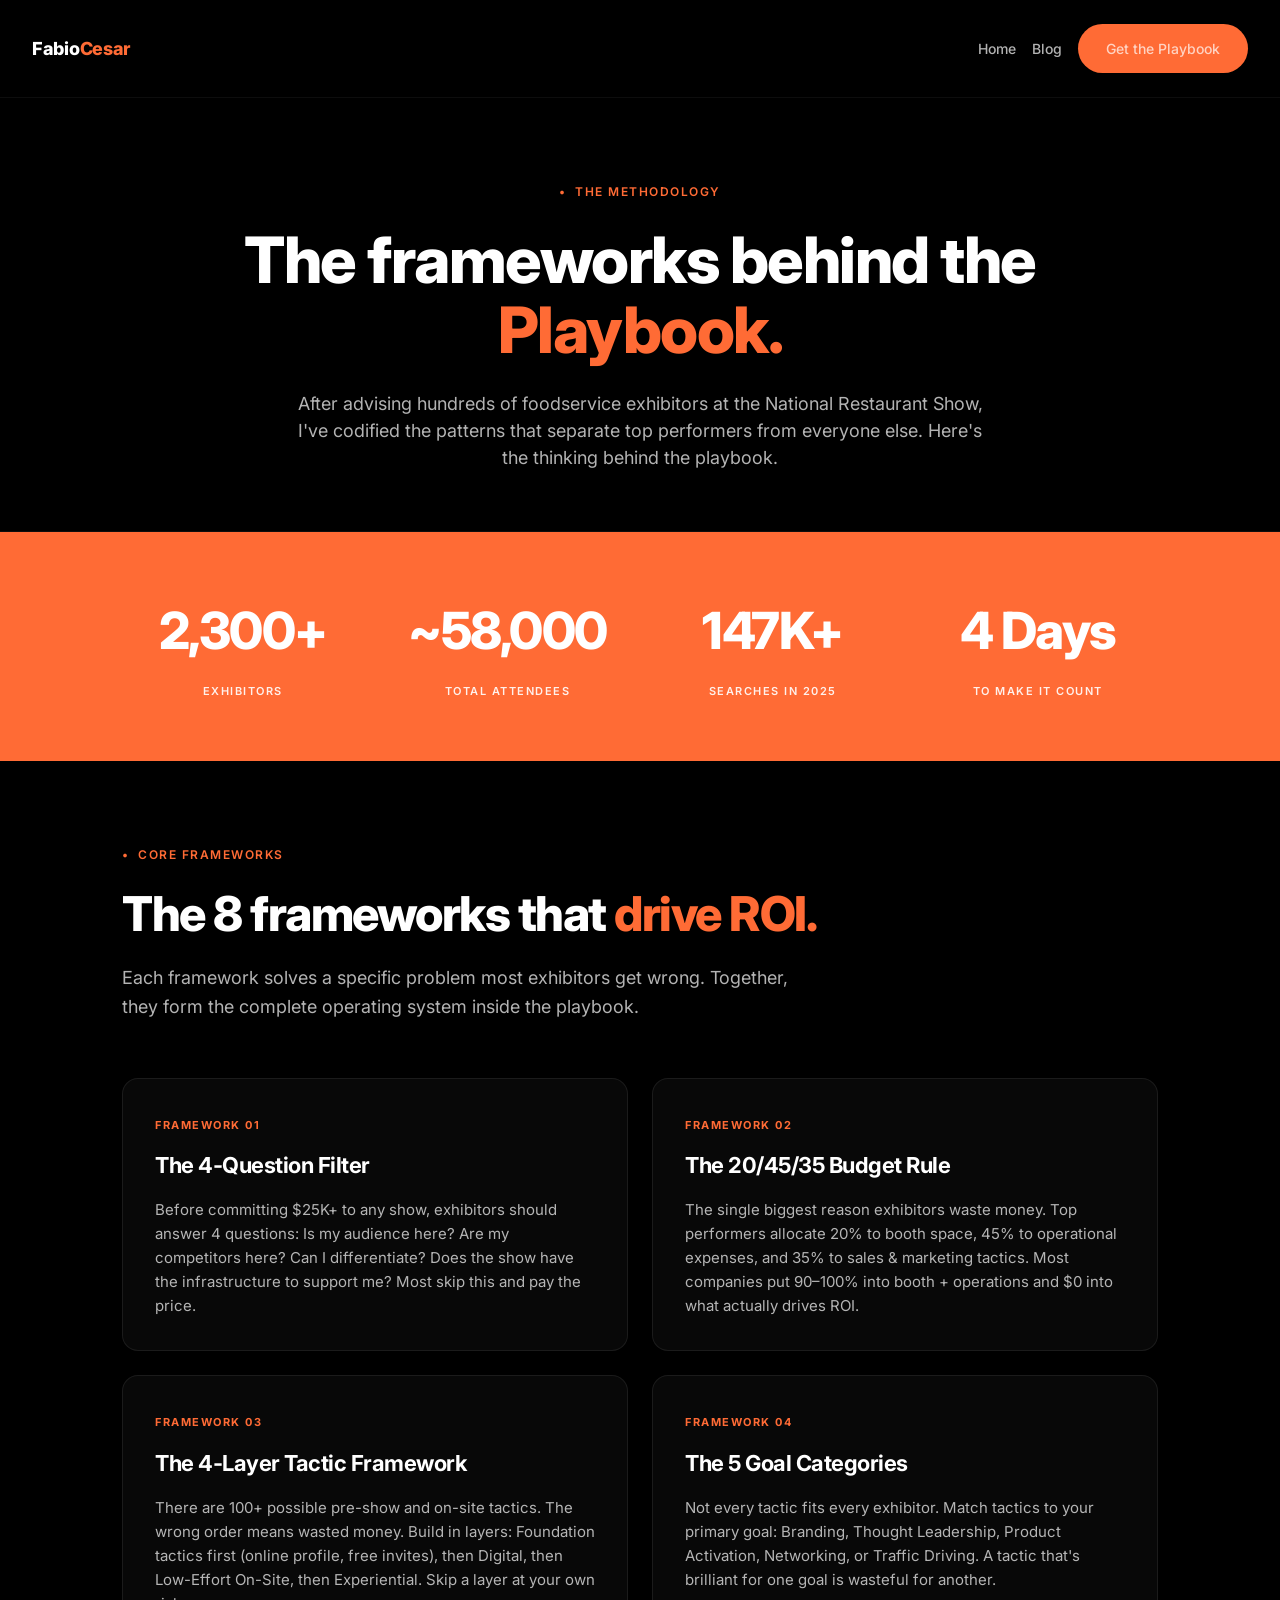
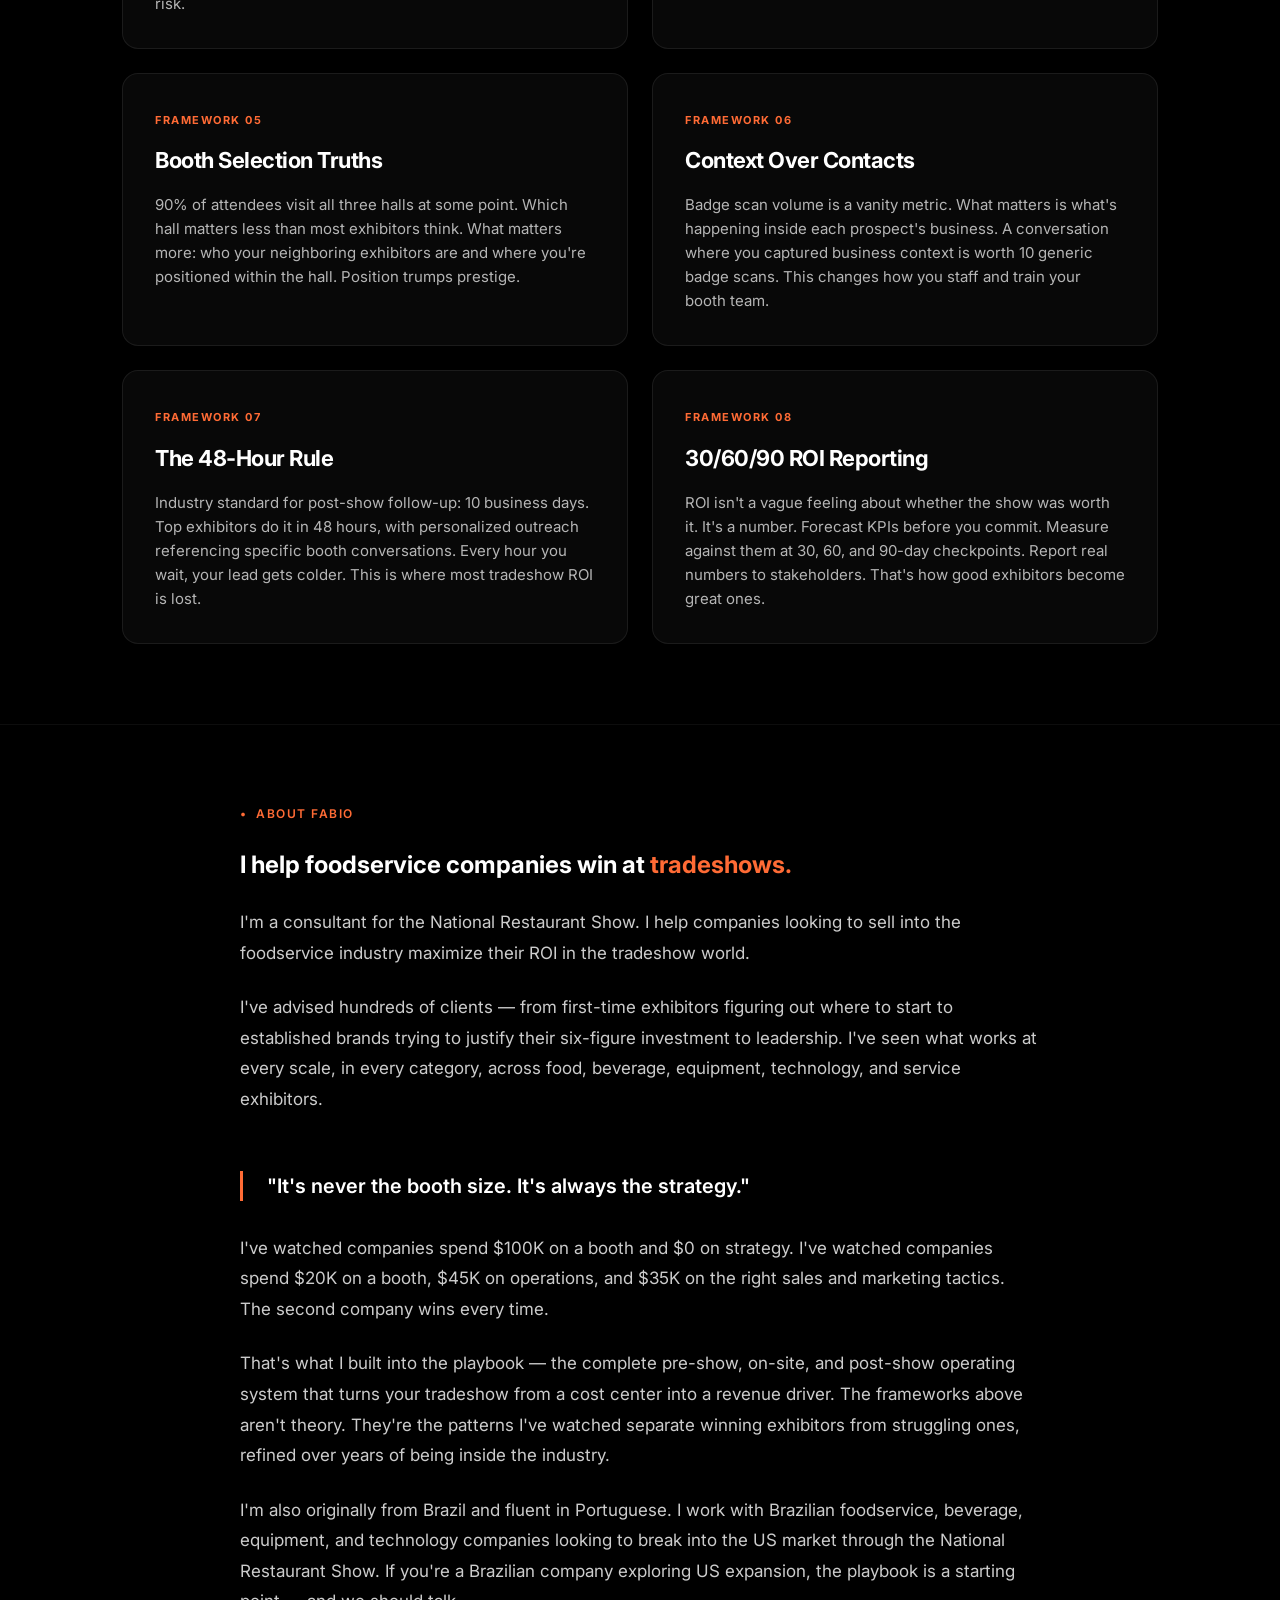
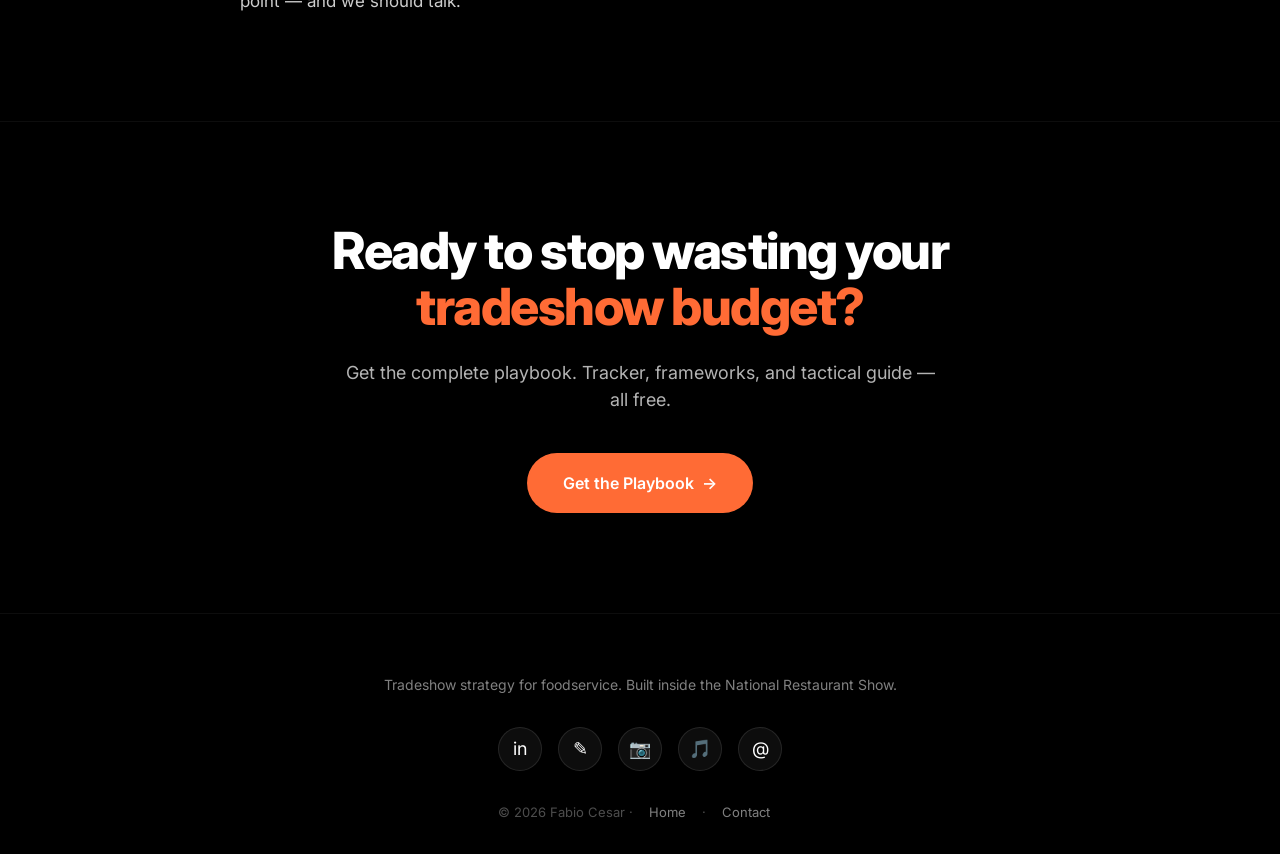
<file: methodology.html>
<!DOCTYPE html>
<html lang="en">
<head>
<meta charset="UTF-8">
<meta name="viewport" content="width=device-width, initial-scale=1.0">
<title>The Methodology | Fabio Cesar</title>
<meta name="description" content="The strategic frameworks inside the Tradeshow ROI Playbook. The 4-Question Filter, the 20/45/35 Rule, the 4-Layer Tactic Framework, and more.">
<link rel="preconnect" href="https://fonts.googleapis.com">
<link rel="preconnect" href="https://fonts.gstatic.com" crossorigin>
<link href="https://fonts.googleapis.com/css2?family=Inter:wght@400;500;600;700;800;900&display=swap" rel="stylesheet">
<style>
* { margin: 0; padding: 0; box-sizing: border-box; }
html { scroll-behavior: smooth; }
body {
  font-family: 'Inter', -apple-system, BlinkMacSystemFont, sans-serif;
  background: #000;
  color: #fff;
  line-height: 1.5;
  -webkit-font-smoothing: antialiased;
}
.container {
  max-width: 1100px;
  margin: 0 auto;
  padding: 0 32px;
}
.highlight {
  color: #FF6B35;
  display: inline-block;
}
.eyebrow {
  display: inline-block;
  color: #FF6B35;
  font-size: 12px;
  font-weight: 600;
  letter-spacing: 1.5px;
  text-transform: uppercase;
  margin-bottom: 24px;
}
.eyebrow::before { content: "• "; margin-right: 4px; }

.btn {
  display: inline-block;
  padding: 14px 28px;
  border-radius: 999px;
  font-weight: 600;
  font-size: 15px;
  text-decoration: none;
  transition: all 0.2s ease;
}
.btn-primary { background: #FF6B35; color: #fff; }
.btn-primary:hover { background: #ff8255; }
.btn-secondary {
  background: rgba(255, 107, 53, 0.1);
  color: #FF6B35;
  border: 1px solid rgba(255, 107, 53, 0.4);
}
.btn-secondary:hover { background: rgba(255, 107, 53, 0.2); border-color: #FF6B35; }
.btn-lg { padding: 18px 36px; font-size: 16px; }
.btn-arrow::after { content: " →"; margin-left: 4px; }

.nav {
  padding: 24px 0;
  border-bottom: 1px solid rgba(255, 255, 255, 0.05);
}
.nav-inner {
  display: flex;
  justify-content: space-between;
  align-items: center;
  max-width: 1280px;
  margin: 0 auto;
  padding: 0 32px;
}
.logo {
  font-weight: 800;
  font-size: 18px;
  color: #fff;
  text-decoration: none;
  letter-spacing: -0.3px;
}
.logo span { color: #FF6B35; }
.nav-links { display: flex; gap: 16px; align-items: center; }
.nav-links a {
  color: rgba(255, 255, 255, 0.7);
  text-decoration: none;
  font-size: 14px;
  font-weight: 500;
  transition: color 0.2s;
}
.nav-links a:hover { color: #fff; }

.page-hero {
  padding: 80px 0 60px;
  text-align: center;
  border-bottom: 1px solid rgba(255, 255, 255, 0.05);
}
.page-hero h1 {
  font-size: clamp(40px, 5vw, 64px);
  font-weight: 800;
  line-height: 1.1;
  letter-spacing: -1.5px;
  margin-bottom: 24px;
  max-width: 800px;
  margin-left: auto;
  margin-right: auto;
}
.page-hero p {
  font-size: 18px;
  color: rgba(255, 255, 255, 0.7);
  max-width: 700px;
  margin: 0 auto;
}

.section { padding: 80px 0; border-bottom: 1px solid rgba(255, 255, 255, 0.05); }
.section h2 {
  font-size: clamp(32px, 4vw, 48px);
  font-weight: 800;
  line-height: 1.1;
  letter-spacing: -1.5px;
  margin-bottom: 24px;
  max-width: 800px;
}
.section-intro {
  font-size: 18px;
  color: rgba(255, 255, 255, 0.7);
  max-width: 700px;
  margin-bottom: 56px;
  line-height: 1.6;
}

.frameworks-grid {
  display: grid;
  grid-template-columns: repeat(2, 1fr);
  gap: 24px;
}
.framework-card {
  background: rgba(255, 255, 255, 0.03);
  border: 1px solid rgba(255, 255, 255, 0.08);
  border-radius: 16px;
  padding: 32px;
  transition: all 0.2s;
}
.framework-card:hover {
  border-color: rgba(255, 107, 53, 0.3);
  background: rgba(255, 255, 255, 0.05);
}
.framework-number {
  display: inline-block;
  font-size: 11px;
  font-weight: 700;
  color: #FF6B35;
  letter-spacing: 1.5px;
  margin-bottom: 16px;
}
.framework-card h3 {
  font-size: 22px;
  font-weight: 700;
  margin-bottom: 16px;
  letter-spacing: -0.5px;
}
.framework-card p {
  color: rgba(255, 255, 255, 0.7);
  font-size: 15px;
  line-height: 1.6;
}

.about-section {
  padding: 80px 0;
  border-bottom: 1px solid rgba(255, 255, 255, 0.05);
}
.about-grid {
  display: grid;
  grid-template-columns: 1fr;
  max-width: 800px;
  margin: 0 auto;
}
.about-grid p {
  color: rgba(255, 255, 255, 0.8);
  font-size: 17px;
  line-height: 1.8;
  margin-bottom: 24px;
}
.about-grid p strong { color: #fff; }
.about-grid .highlight-quote {
  border-left: 3px solid #FF6B35;
  padding-left: 24px;
  font-size: 20px;
  font-weight: 600;
  color: #fff;
  margin: 32px 0;
  line-height: 1.5;
}

.stats-section {
  background: #FF6B35;
  color: #fff;
  padding: 60px 0;
}
.stats-grid {
  display: grid;
  grid-template-columns: repeat(4, 1fr);
  gap: 24px;
  text-align: center;
}
.stat-item-orange .stat-num {
  display: block;
  font-size: clamp(36px, 4vw, 56px);
  font-weight: 800;
  margin-bottom: 8px;
  letter-spacing: -1.5px;
}
.stat-item-orange .stat-label {
  font-size: 11px;
  font-weight: 600;
  letter-spacing: 1.5px;
  text-transform: uppercase;
  opacity: 0.9;
}

.cta-section {
  padding: 100px 0;
  text-align: center;
}
.cta-section h2 {
  font-size: clamp(36px, 4vw, 56px);
  font-weight: 800;
  line-height: 1.1;
  letter-spacing: -1.5px;
  margin-bottom: 24px;
  max-width: 700px;
  margin-left: auto;
  margin-right: auto;
}
.cta-section p {
  font-size: 18px;
  color: rgba(255, 255, 255, 0.7);
  max-width: 600px;
  margin: 0 auto 40px;
}

.footer {
  padding: 60px 0 32px;
  border-top: 1px solid rgba(255, 255, 255, 0.05);
  text-align: center;
}
.footer-tag {
  color: rgba(255, 255, 255, 0.5);
  font-size: 14px;
  margin-bottom: 32px;
}
.social-icons {
  display: flex;
  gap: 16px;
  justify-content: center;
  margin-bottom: 32px;
}
.social-icons a {
  width: 44px;
  height: 44px;
  background: rgba(255, 255, 255, 0.05);
  border: 1px solid rgba(255, 255, 255, 0.1);
  border-radius: 50%;
  display: flex;
  align-items: center;
  justify-content: center;
  color: #fff;
  text-decoration: none;
  font-size: 18px;
  transition: all 0.2s;
}
.social-icons a:hover {
  background: rgba(255, 107, 53, 0.1);
  border-color: #FF6B35;
  color: #FF6B35;
}
.footer-bottom {
  font-size: 13px;
  color: rgba(255, 255, 255, 0.3);
}
.footer-bottom a {
  color: rgba(255, 255, 255, 0.5);
  text-decoration: none;
  margin: 0 12px;
}

@media (max-width: 768px) {
  .container { padding: 0 20px; }
  .frameworks-grid { grid-template-columns: 1fr; }
  .stats-grid { grid-template-columns: repeat(2, 1fr); }
  .section { padding: 60px 0; }
  .nav-links a:not(.btn) { display: none; }
}
</style>
</head>
<body>

<nav class="nav">
  <div class="nav-inner">
    <a href="index.html" class="logo">Fabio<span>Cesar</span></a>
    <div class="nav-links">
      <a href="index.html">Home</a>
      <a href="https://fabioimportsbrazil.substack.com" target="_blank" rel="noopener">Blog</a>
      <a href="index.html#download" class="btn btn-primary">Get the Playbook</a>
    </div>
  </div>
</nav>

<section class="page-hero">
  <div class="container">
    <span class="eyebrow">The Methodology</span>
    <h1>The frameworks behind the <span class="highlight">Playbook.</span></h1>
    <p>After advising hundreds of foodservice exhibitors at the National Restaurant Show, I've codified the patterns that separate top performers from everyone else. Here's the thinking behind the playbook.</p>
  </div>
</section>

<section class="stats-section">
  <div class="container">
    <div class="stats-grid">
      <div class="stat-item-orange">
        <span class="stat-num">2,300+</span>
        <span class="stat-label">Exhibitors</span>
      </div>
      <div class="stat-item-orange">
        <span class="stat-num">~58,000</span>
        <span class="stat-label">Total Attendees</span>
      </div>
      <div class="stat-item-orange">
        <span class="stat-num">147K+</span>
        <span class="stat-label">Searches in 2025</span>
      </div>
      <div class="stat-item-orange">
        <span class="stat-num">4 Days</span>
        <span class="stat-label">To Make It Count</span>
      </div>
    </div>
  </div>
</section>

<section class="section">
  <div class="container">
    <span class="eyebrow">Core Frameworks</span>
    <h2>The 8 frameworks that <span class="highlight">drive ROI.</span></h2>
    <p class="section-intro">Each framework solves a specific problem most exhibitors get wrong. Together, they form the complete operating system inside the playbook.</p>

    <div class="frameworks-grid">

      <div class="framework-card">
        <span class="framework-number">FRAMEWORK 01</span>
        <h3>The 4-Question Filter</h3>
        <p>Before committing $25K+ to any show, exhibitors should answer 4 questions: Is my audience here? Are my competitors here? Can I differentiate? Does the show have the infrastructure to support me? Most skip this and pay the price.</p>
      </div>

      <div class="framework-card">
        <span class="framework-number">FRAMEWORK 02</span>
        <h3>The 20/45/35 Budget Rule</h3>
        <p>The single biggest reason exhibitors waste money. Top performers allocate 20% to booth space, 45% to operational expenses, and 35% to sales &amp; marketing tactics. Most companies put 90–100% into booth + operations and $0 into what actually drives ROI.</p>
      </div>

      <div class="framework-card">
        <span class="framework-number">FRAMEWORK 03</span>
        <h3>The 4-Layer Tactic Framework</h3>
        <p>There are 100+ possible pre-show and on-site tactics. The wrong order means wasted money. Build in layers: Foundation tactics first (online profile, free invites), then Digital, then Low-Effort On-Site, then Experiential. Skip a layer at your own risk.</p>
      </div>

      <div class="framework-card">
        <span class="framework-number">FRAMEWORK 04</span>
        <h3>The 5 Goal Categories</h3>
        <p>Not every tactic fits every exhibitor. Match tactics to your primary goal: Branding, Thought Leadership, Product Activation, Networking, or Traffic Driving. A tactic that's brilliant for one goal is wasteful for another.</p>
      </div>

      <div class="framework-card">
        <span class="framework-number">FRAMEWORK 05</span>
        <h3>Booth Selection Truths</h3>
        <p>90% of attendees visit all three halls at some point. Which hall matters less than most exhibitors think. What matters more: who your neighboring exhibitors are and where you're positioned within the hall. Position trumps prestige.</p>
      </div>

      <div class="framework-card">
        <span class="framework-number">FRAMEWORK 06</span>
        <h3>Context Over Contacts</h3>
        <p>Badge scan volume is a vanity metric. What matters is what's happening inside each prospect's business. A conversation where you captured business context is worth 10 generic badge scans. This changes how you staff and train your booth team.</p>
      </div>

      <div class="framework-card">
        <span class="framework-number">FRAMEWORK 07</span>
        <h3>The 48-Hour Rule</h3>
        <p>Industry standard for post-show follow-up: 10 business days. Top exhibitors do it in 48 hours, with personalized outreach referencing specific booth conversations. Every hour you wait, your lead gets colder. This is where most tradeshow ROI is lost.</p>
      </div>

      <div class="framework-card">
        <span class="framework-number">FRAMEWORK 08</span>
        <h3>30/60/90 ROI Reporting</h3>
        <p>ROI isn't a vague feeling about whether the show was worth it. It's a number. Forecast KPIs before you commit. Measure against them at 30, 60, and 90-day checkpoints. Report real numbers to stakeholders. That's how good exhibitors become great ones.</p>
      </div>

    </div>
  </div>
</section>

<section class="about-section">
  <div class="container">
    <div class="about-grid">
      <span class="eyebrow">About Fabio</span>
      <h2>I help foodservice companies win at <span class="highlight">tradeshows.</span></h2>
      <p style="margin-top: 24px;">I'm a consultant for the National Restaurant Show. I help companies looking to sell into the foodservice industry maximize their ROI in the tradeshow world.</p>
      <p>I've advised hundreds of clients — from first-time exhibitors figuring out where to start to established brands trying to justify their six-figure investment to leadership. I've seen what works at every scale, in every category, across food, beverage, equipment, technology, and service exhibitors.</p>
      <div class="highlight-quote">"It's never the booth size. It's always the strategy."</div>
      <p>I've watched companies spend $100K on a booth and $0 on strategy. I've watched companies spend $20K on a booth, $45K on operations, and $35K on the right sales and marketing tactics. The second company wins every time.</p>
      <p>That's what I built into the playbook — the complete pre-show, on-site, and post-show operating system that turns your tradeshow from a cost center into a revenue driver. The frameworks above aren't theory. They're the patterns I've watched separate winning exhibitors from struggling ones, refined over years of being inside the industry.</p>
      <p>I'm also originally from Brazil and fluent in Portuguese. I work with Brazilian foodservice, beverage, equipment, and technology companies looking to break into the US market through the National Restaurant Show. If you're a Brazilian company exploring US expansion, the playbook is a starting point — and we should talk.</p>
    </div>
  </div>
</section>

<section class="cta-section">
  <div class="container">
    <h2>Ready to stop wasting your <span class="highlight">tradeshow budget?</span></h2>
    <p>Get the complete playbook. Tracker, frameworks, and tactical guide — all free.</p>
    <a href="index.html#download" class="btn btn-primary btn-lg btn-arrow">Get the Playbook</a>
  </div>
</section>

<footer class="footer">
  <div class="container">
    <p class="footer-tag">Tradeshow strategy for foodservice. Built inside the National Restaurant Show.</p>
    <div class="social-icons">
      <a href="https://www.linkedin.com/in/fabiocesarjr/" target="_blank" rel="noopener" title="LinkedIn">in</a>
      <a href="https://fabioimportsbrazil.substack.com" target="_blank" rel="noopener" title="Substack">✎</a>
      <a href="https://www.instagram.com/fabioimportsbrazil/" target="_blank" rel="noopener" title="Instagram">📷</a>
      <a href="https://www.tiktok.com/@fabioimportsbrazil" target="_blank" rel="noopener" title="TikTok">🎵</a>
      <a href="mailto:fabscesar@gmail.com" title="Email">@</a>
    </div>
    <div class="footer-bottom">
      &copy; 2026 Fabio Cesar · <a href="index.html">Home</a> · <a href="mailto:fabscesar@gmail.com">Contact</a>
    </div>
  </div>
</footer>

</body>
</html>
</file>
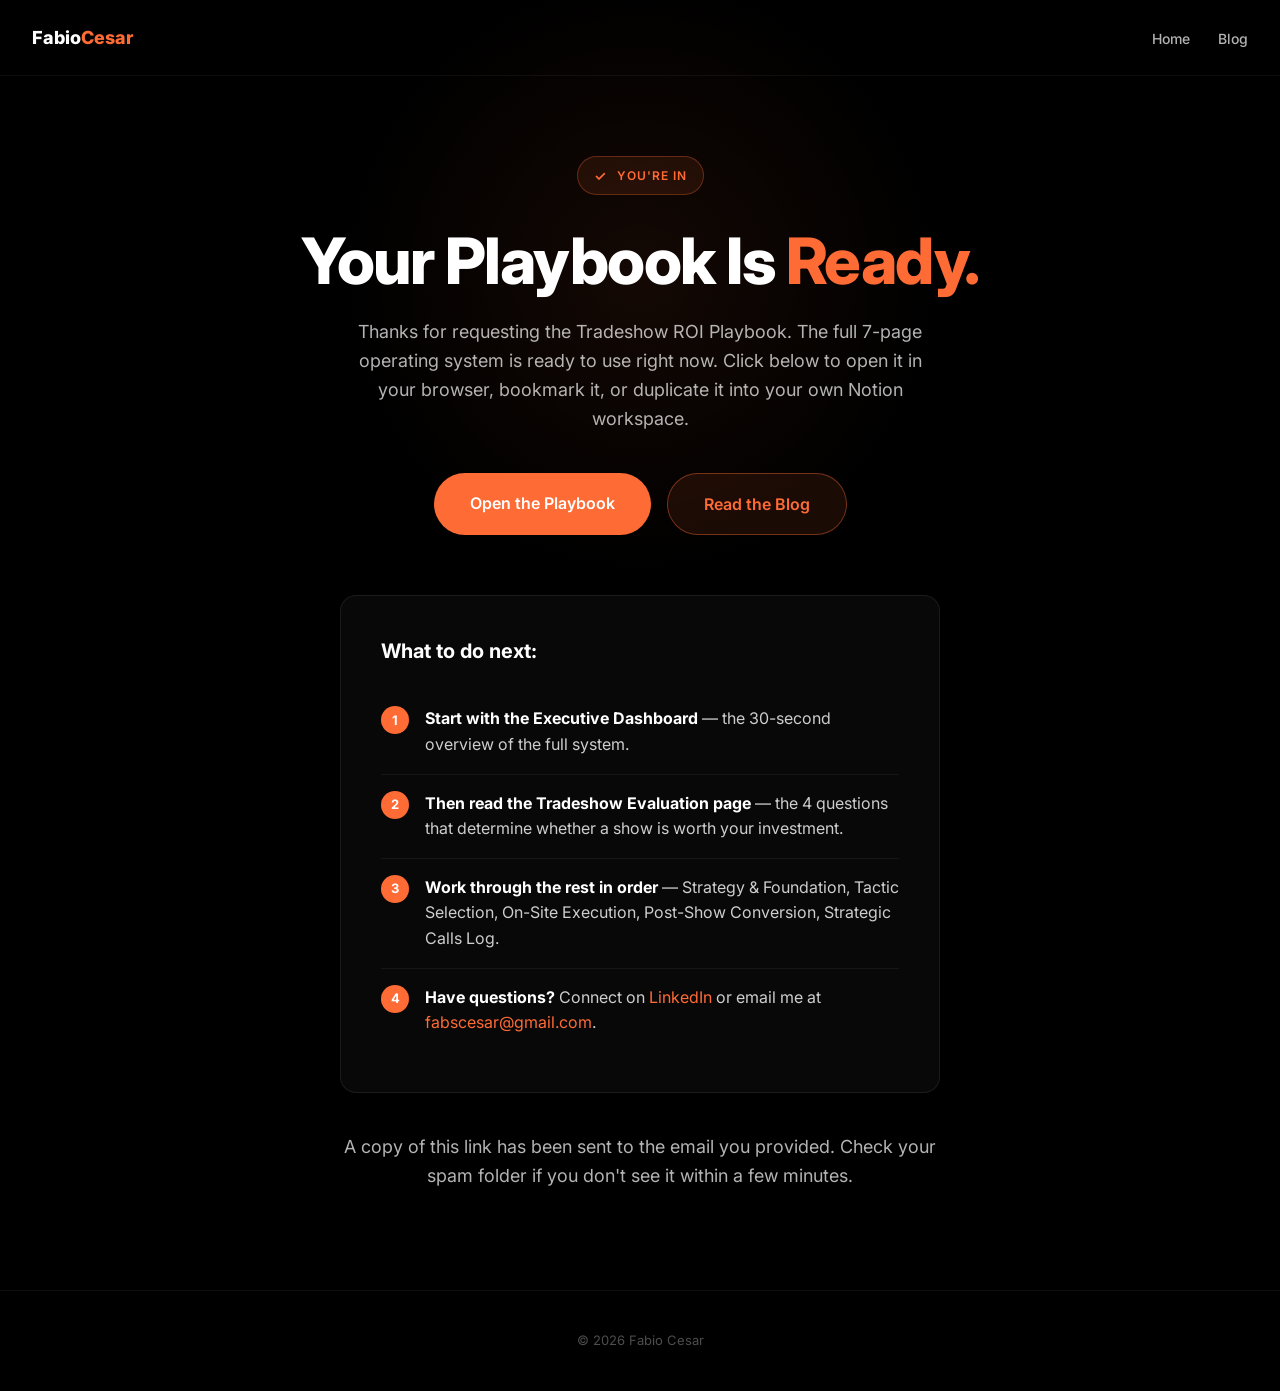
<file: thank-you.html>
<!DOCTYPE html>
<html lang="en">
<head>
<meta charset="UTF-8">
<meta name="viewport" content="width=device-width, initial-scale=1.0">
<title>You're In | The Tradeshow ROI Playbook</title>
<meta name="description" content="Your Tradeshow ROI Playbook is ready.">
<link rel="preconnect" href="https://fonts.googleapis.com">
<link rel="preconnect" href="https://fonts.gstatic.com" crossorigin>
<link href="https://fonts.googleapis.com/css2?family=Inter:wght@400;500;600;700;800;900&display=swap" rel="stylesheet">
<style>
* { margin: 0; padding: 0; box-sizing: border-box; }
body {
  font-family: 'Inter', -apple-system, BlinkMacSystemFont, sans-serif;
  background: #000;
  color: #fff;
  line-height: 1.5;
  -webkit-font-smoothing: antialiased;
  min-height: 100vh;
}
.container {
  max-width: 800px;
  margin: 0 auto;
  padding: 0 32px;
}
.highlight { color: #FF6B35; }

.btn {
  display: inline-block;
  padding: 18px 36px;
  border-radius: 999px;
  font-weight: 600;
  font-size: 16px;
  text-decoration: none;
  transition: all 0.2s ease;
}
.btn-primary { background: #FF6B35; color: #fff; }
.btn-primary:hover { background: #ff8255; }
.btn-secondary {
  background: rgba(255, 107, 53, 0.1);
  color: #FF6B35;
  border: 1px solid rgba(255, 107, 53, 0.4);
}
.btn-secondary:hover { background: rgba(255, 107, 53, 0.2); }

.nav {
  padding: 24px 0;
  border-bottom: 1px solid rgba(255, 255, 255, 0.05);
}
.nav-inner {
  display: flex;
  justify-content: space-between;
  align-items: center;
  max-width: 1280px;
  margin: 0 auto;
  padding: 0 32px;
}
.logo {
  font-weight: 800;
  font-size: 18px;
  color: #fff;
  text-decoration: none;
}
.logo span { color: #FF6B35; }
.nav-links a {
  color: rgba(255, 255, 255, 0.7);
  text-decoration: none;
  font-size: 14px;
  font-weight: 500;
  margin-left: 24px;
}

.hero {
  padding: 80px 0 60px;
  text-align: center;
  position: relative;
}
.hero::before {
  content: "";
  position: absolute;
  top: -100px;
  left: 50%;
  transform: translateX(-50%);
  width: 600px;
  height: 600px;
  background: radial-gradient(circle, rgba(255, 107, 53, 0.08) 0%, transparent 70%);
  pointer-events: none;
  z-index: 0;
}
.hero-content {
  position: relative;
  z-index: 1;
}
.success-badge {
  display: inline-flex;
  align-items: center;
  gap: 10px;
  background: rgba(255, 107, 53, 0.1);
  border: 1px solid rgba(255, 107, 53, 0.3);
  color: #FF6B35;
  padding: 8px 16px;
  border-radius: 999px;
  font-size: 12px;
  font-weight: 600;
  letter-spacing: 1px;
  text-transform: uppercase;
  margin-bottom: 32px;
}
.success-badge::before {
  content: "✓";
  font-size: 14px;
}

.hero h1 {
  font-size: clamp(40px, 5vw, 64px);
  font-weight: 800;
  line-height: 1.05;
  letter-spacing: -1.5px;
  margin-bottom: 24px;
}
.hero p {
  font-size: 18px;
  color: rgba(255, 255, 255, 0.7);
  max-width: 600px;
  margin: 0 auto 40px;
  line-height: 1.6;
}
.hero-ctas {
  display: flex;
  gap: 16px;
  justify-content: center;
  flex-wrap: wrap;
  margin-bottom: 60px;
}

.next-steps {
  background: rgba(255, 255, 255, 0.03);
  border: 1px solid rgba(255, 255, 255, 0.08);
  border-radius: 16px;
  padding: 40px;
  margin: 40px auto;
  max-width: 600px;
  text-align: left;
}
.next-steps h3 {
  font-size: 20px;
  font-weight: 700;
  margin-bottom: 24px;
}
.next-steps ol {
  list-style: none;
  counter-reset: step;
}
.next-steps li {
  counter-increment: step;
  display: flex;
  gap: 16px;
  padding: 16px 0;
  border-bottom: 1px solid rgba(255, 255, 255, 0.05);
  color: rgba(255, 255, 255, 0.8);
  line-height: 1.6;
}
.next-steps li:last-child { border-bottom: none; }
.next-steps li::before {
  content: counter(step);
  flex-shrink: 0;
  width: 28px;
  height: 28px;
  background: #FF6B35;
  color: #fff;
  border-radius: 50%;
  display: flex;
  align-items: center;
  justify-content: center;
  font-weight: 700;
  font-size: 13px;
}
.next-steps strong { color: #fff; }
.next-steps a {
  color: #FF6B35;
  text-decoration: none;
}
.next-steps a:hover { text-decoration: underline; }

.note {
  font-size: 14px;
  color: rgba(255, 255, 255, 0.5);
  margin-top: 32px;
}

.footer {
  padding: 40px 0;
  text-align: center;
  font-size: 13px;
  color: rgba(255, 255, 255, 0.3);
  border-top: 1px solid rgba(255, 255, 255, 0.05);
}

@media (max-width: 768px) {
  .hero h1 { font-size: 36px; }
  .hero-ctas { flex-direction: column; }
  .next-steps { padding: 28px; }
}
</style>
</head>
<body>

<nav class="nav">
  <div class="nav-inner">
    <a href="index.html" class="logo">Fabio<span>Cesar</span></a>
    <div class="nav-links">
      <a href="index.html">Home</a>
      <a href="https://fabioimportsbrazil.substack.com" target="_blank" rel="noopener">Blog</a>
    </div>
  </div>
</nav>

<section class="hero">
  <div class="container">
    <div class="hero-content">
      <div class="success-badge">You're In</div>
      <h1>Your Playbook Is <span class="highlight">Ready.</span></h1>
      <p>Thanks for requesting the Tradeshow ROI Playbook. The full 7-page operating system is ready to use right now. Click below to open it in your browser, bookmark it, or duplicate it into your own Notion workspace.</p>
      <div class="hero-ctas">
        <a href="https://cubic-glue-899.notion.site/Tradeshow-Performance-Tracker-35f07cf804a08042a784c6c75c213eb2" target="_blank" rel="noopener" class="btn btn-primary">Open the Playbook</a>
        <a href="https://fabioimportsbrazil.substack.com" target="_blank" rel="noopener" class="btn btn-secondary">Read the Blog</a>
      </div>

      <div class="next-steps">
        <h3>What to do next:</h3>
        <ol>
          <li><span><strong>Start with the Executive Dashboard</strong> — the 30-second overview of the full system.</span></li>
          <li><span><strong>Then read the Tradeshow Evaluation page</strong> — the 4 questions that determine whether a show is worth your investment.</span></li>
          <li><span><strong>Work through the rest in order</strong> — Strategy &amp; Foundation, Tactic Selection, On-Site Execution, Post-Show Conversion, Strategic Calls Log.</span></li>
          <li><span><strong>Have questions?</strong> Connect on <a href="https://www.linkedin.com/in/fabiocesarjr/" target="_blank" rel="noopener">LinkedIn</a> or email me at <a href="mailto:fabscesar@gmail.com">fabscesar@gmail.com</a>.</span></li>
        </ol>
      </div>

      <p class="note">A copy of this link has been sent to the email you provided. Check your spam folder if you don't see it within a few minutes.</p>
    </div>
  </div>
</section>

<footer class="footer">
  &copy; 2026 Fabio Cesar
</footer>

</body>
</html>
</file>
